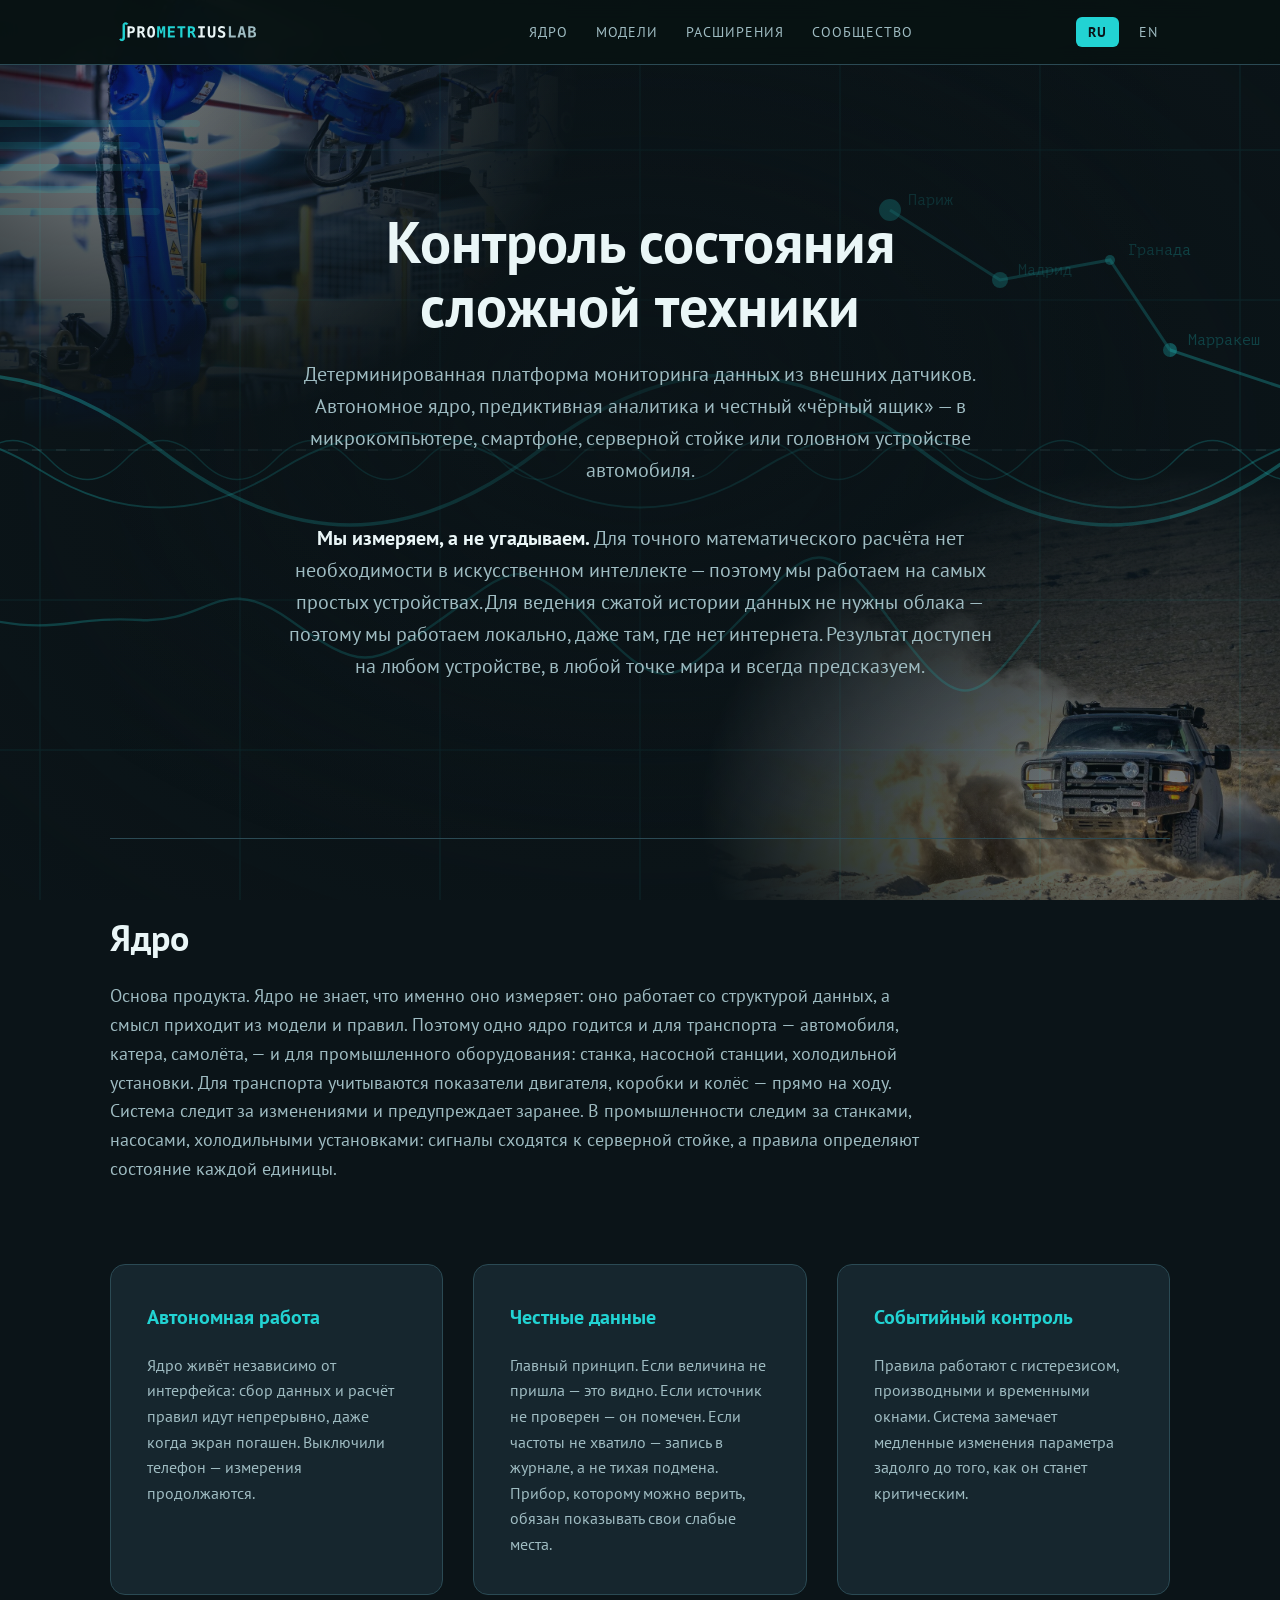
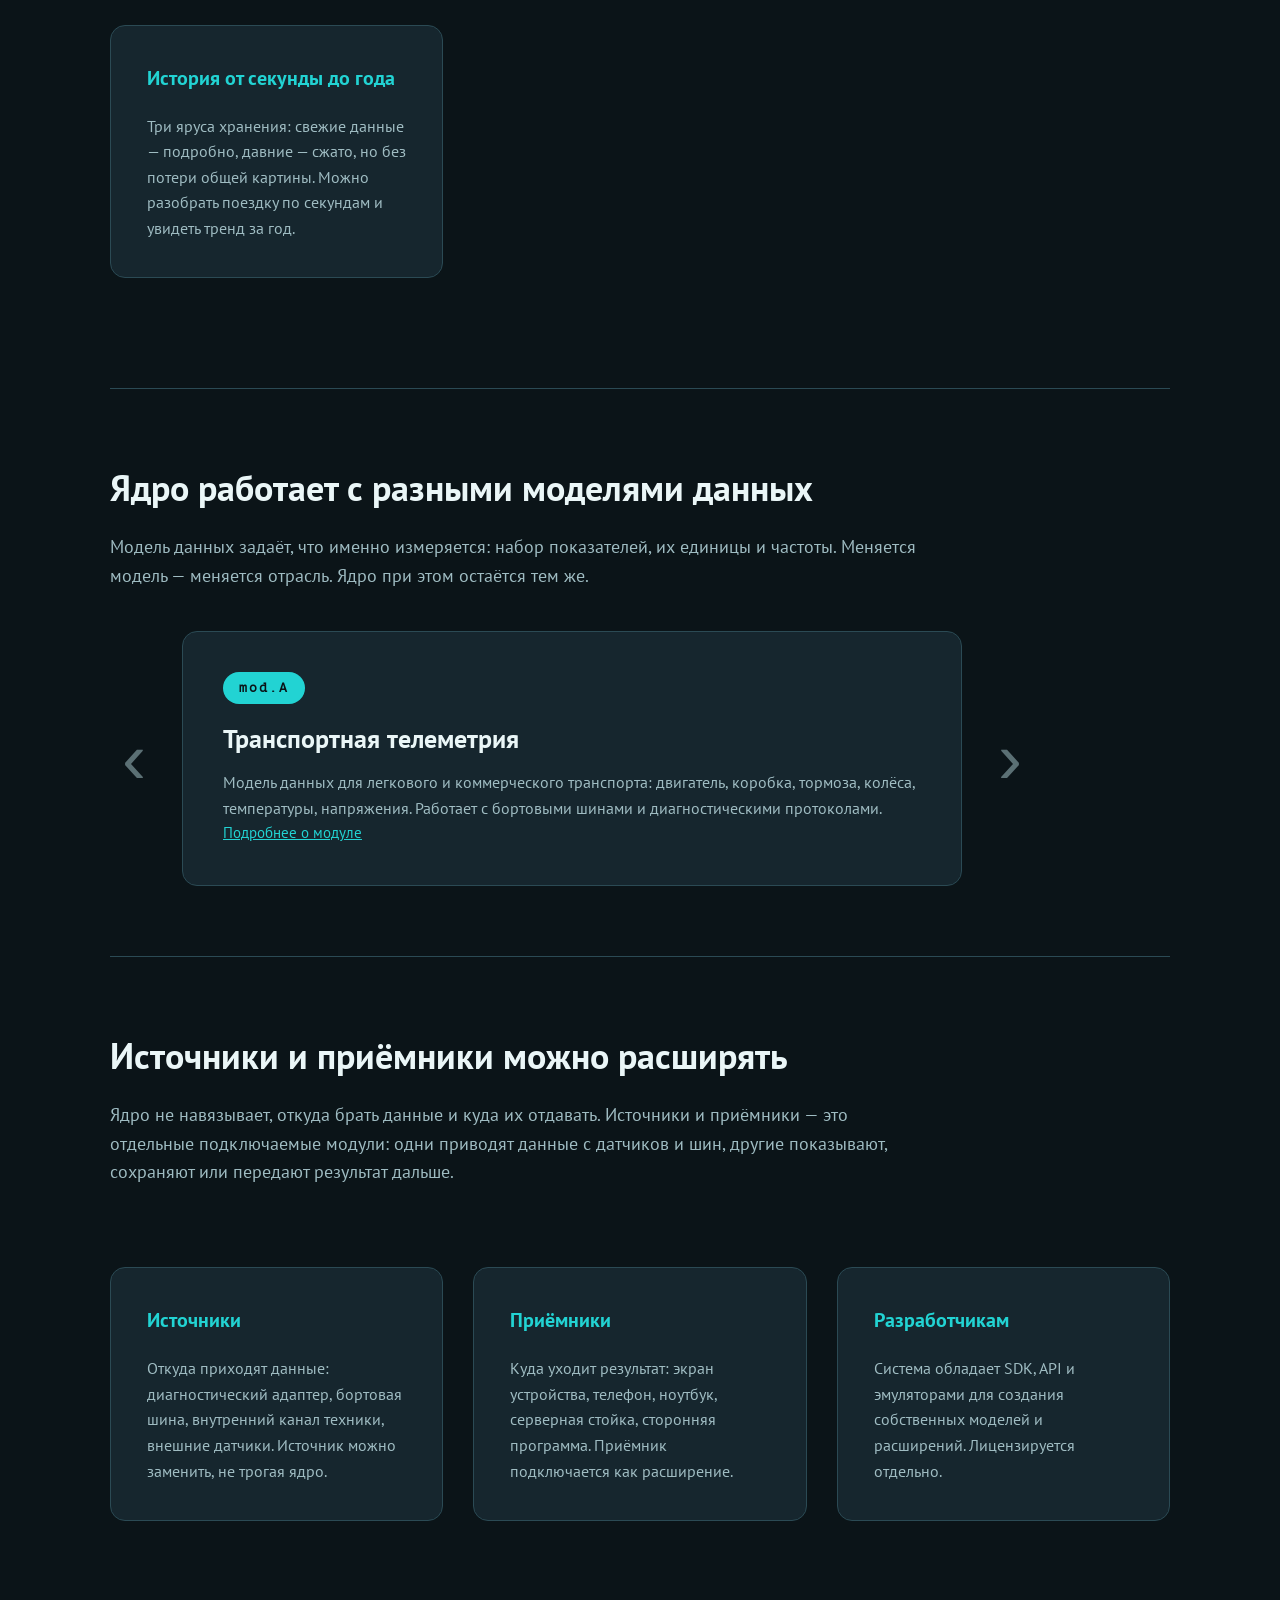
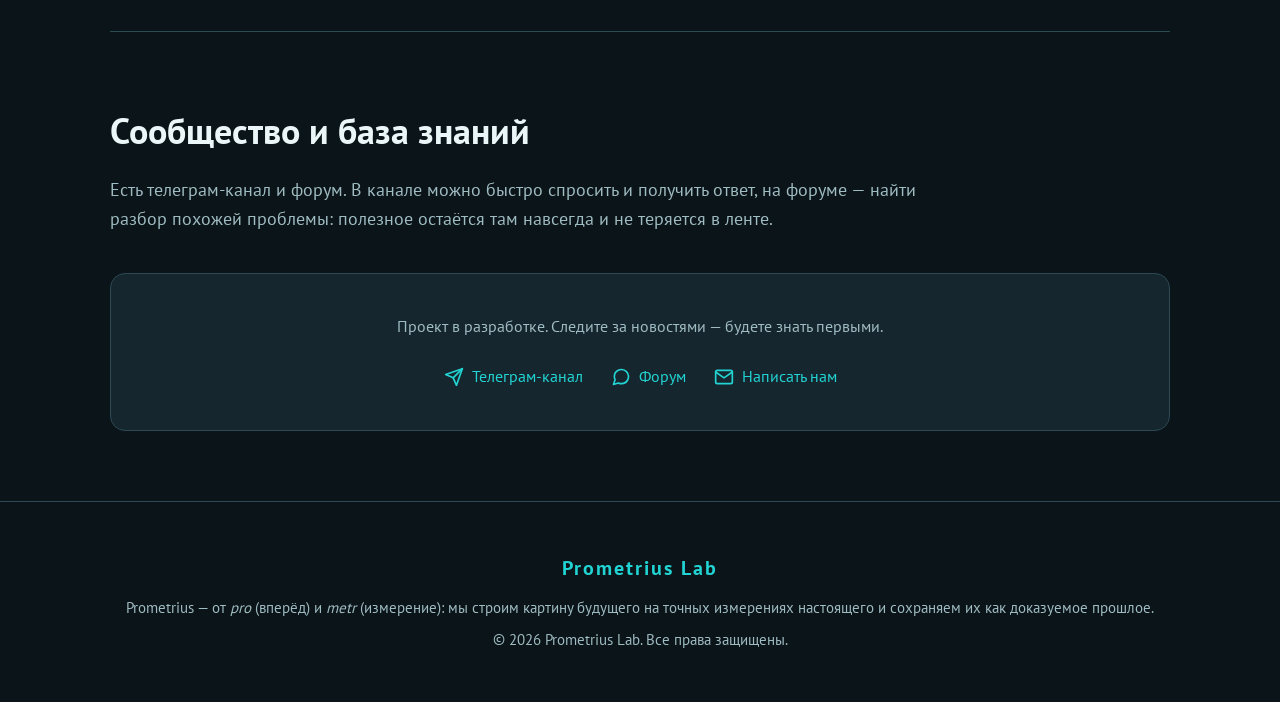
<file: index.html>
<!DOCTYPE html>
<html lang="ru">
<head>
    <meta charset="UTF-8">
    <meta name="viewport" content="width=device-width, initial-scale=1.0">

    <title>Prometrius — контроль состояния сложной техники. Предиктивный мониторинг и телеметрия</title>
    <meta name="description" content="Prometrius — детерминированная платформа мониторинга данных из внешних датчиков. Автономное ядро, предиктивная аналитика и честный «чёрный ящик» в микрокомпьютере, смартфоне, серверной стойке или головном устройстве автомобиля. Работает локально — интернет не нужен.">
    <meta name="keywords" content="предиктивный мониторинг, телеметрия, диагностика техники, предсказание поломок, мониторинг автомобиля, черный ящик, автономный мониторинг, Prometrius, Прометриус">
    <meta name="robots" content="index, follow">
    <meta name="author" content="Prometrius Lab">
    <link rel="canonical" href="https://prometrius.com/">

    <link rel="alternate" hreflang="ru" href="https://prometrius.com/">
    <link rel="alternate" hreflang="en" href="https://prometrius.com/en/">
    <link rel="alternate" hreflang="x-default" href="https://prometrius.com/en/">

    <!-- Соцсети -->
    <meta property="og:type" content="website">
    <meta property="og:site_name" content="Prometrius">
    <meta property="og:title" content="Prometrius — контроль состояния сложной техники">
    <meta property="og:description" content="Детерминированная платформа мониторинга: автономное ядро, предиктивная аналитика, честный «чёрный ящик». Работает локально — интернет не нужен.">
    <meta property="og:url" content="https://prometrius.com/">
    <meta property="og:image" content="https://prometrius.com/preview.jpg">
    <meta property="og:locale" content="ru_RU">
    <meta property="og:locale:alternate" content="en_US">
    <meta name="twitter:card" content="summary_large_image">

    <link rel="icon" href="app-icon_cont.svg" type="image/svg+xml">
    <link rel="apple-touch-icon" href="apple-touch-icon.png">
    <link rel="stylesheet" href="styles.css">

    <script type="application/ld+json">
    {
      "@context": "https://schema.org",
      "@type": "SoftwareApplication",
      "name": "Prometrius",
      "alternateName": "Прометриус",
      "applicationCategory": "BusinessApplication",
      "applicationSubCategory": "Предиктивный мониторинг и телеметрия",
      "operatingSystem": "Android, Linux, Windows",
      "description": "Детерминированная платформа мониторинга данных из внешних датчиков: автономное ядро, предиктивная аналитика и честный чёрный ящик. Работает локально — интернет не нужен.",
      "publisher": {
        "@type": "Organization",
        "name": "Prometrius Lab",
        "url": "https://prometrius.com/"
      }
    }
    </script>
</head>
<body>

<!-- Неподвижный фон: станки слева вверху, джип справа внизу, поверх — графики,
     маршрут на карте и табличные данные. Текст едет по нему, фон стоит -->
<div class="bg" aria-hidden="true">
    <div class="bg-photo bg-machines"></div>
    <div class="bg-photo bg-jeep"></div>

    <svg class="bg-scheme" viewBox="0 0 1600 900" preserveAspectRatio="xMidYMid slice">
        <!-- Инженерная сетка -->
        <g stroke="#22d3d3" stroke-width="1" opacity="0.12">
            <path d="M0 150H1600M0 300H1600M0 450H1600M0 600H1600M0 750H1600"/>
            <path d="M200 0V900M400 0V900M600 0V900M800 0V900M1000 0V900M1200 0V900M1400 0V900"/>
        </g>

        <!-- Ось: бледная прерывистая, на грани видимости -->
        <path d="M0 450H1600" fill="none" stroke="#eaf6f7"
              stroke-width="1" stroke-dasharray="10 14" opacity="0.15"/>

        <!-- Сигналы: разные частоты и модуляции, разной толщины, без точек -->
        <g fill="none" stroke="#22d3d3">
            <path opacity="0.36" stroke-width="3.5"
                  d="M-60 450C70 350 190 350 320 450S570 550 700 450S950 350 1080 450S1330 550 1460 450S1710 350 1840 450"/>
            <path opacity="0.30" stroke-width="2"
                  d="M-40 470C40 420 120 420 200 470S360 520 440 470S600 420 680 470S840 520 920 470S1080 420 1160 470S1320 520 1400 470S1560 420 1640 470"/>
            <path opacity="0.24" stroke-width="1.4"
                  d="M-20 460C5 434 35 434 60 460S110 486 135 460S185 434 210 460S260 486 285 460S335 434 360 460S410 486 435 460S485 434 510 460S560 486 585 460S635 434 660 460S710 486 735 460S785 434 810 460S860 486 885 460S935 434 960 460S1010 486 1035 460S1085 434 1110 460S1160 486 1185 460S1235 434 1260 460S1310 486 1335 460S1385 434 1410 460S1460 486 1485 460S1535 434 1560 460"/>
            <path opacity="0.28" stroke-width="2.4"
                  d="M-30 620C40 606 80 606 150 620S230 616 300 620S380 570 450 620S530 670 600 620S680 548 750 620S830 692 900 620S980 526 1050 620S1130 714 1200 620"/>
        </g>

        <!-- Маршрут: сдвинут вправо и вверх, пункты с разным населением и подписями -->
        <g fill="none" stroke="#22d3d3" stroke-width="3" opacity="0.32">
            <path d="M1050 210L1160 280L1270 260L1330 350L1450 390L1530 500"/>
        </g>
        <g fill="#22d3d3" opacity="0.40">
            <circle cx="1050" cy="210" r="11"/>
            <circle cx="1160" cy="280" r="8"/>
            <circle cx="1270" cy="260" r="5"/>
            <circle cx="1330" cy="350" r="7"/>
            <circle cx="1450" cy="390" r="4"/>
            <circle cx="1530" cy="500" r="9"/>
        </g>
        <g fill="#22d3d3" opacity="0.28" font-family="'PT Mono', monospace" font-size="15">
            <text x="1068" y="205">Париж</text>
            <text x="1178" y="275">Мадрид</text>
            <text x="1288" y="255">Гранада</text>
            <text x="1348" y="345">Марракеш</text>
            <text x="1468" y="385">Дахла</text>
            <text x="1520" y="495" text-anchor="end">Дакар</text>
        </g>

        <!-- Строки таблицы данных -->
        <g fill="#22d3d3" opacity="0.15">
            <rect x="60" y="120" width="300" height="7" rx="3.5"/>
            <rect x="60" y="142" width="240" height="7" rx="3.5"/>
            <rect x="60" y="164" width="280" height="7" rx="3.5"/>
            <rect x="60" y="186" width="200" height="7" rx="3.5"/>
            <rect x="60" y="208" width="260" height="7" rx="3.5"/>
        </g>
    </svg>

    <div class="bg-veil"></div>
</div>

<header>
    <div class="header-container">
        <a class="logo" href="./">
            <!-- Однострочный контурный знак отдельным файлом:
                 не зависит ни от шрифтов, ни от разметки страницы -->
            <img class="logo-mark" src="logo-inline_cont.svg" alt="Prometrius Lab">
        </a>
        <nav>
            <a href="#core">Ядро</a>
            <a href="#models">Модели</a>
            <a href="#extensions">Расширения</a>
            <a href="#community">Сообщество</a>
        </nav>
        <div class="lang">
            <span class="active">RU</span>
            <a href="en/">EN</a>
        </div>
    </div>
</header>

<main class="container">

    <section class="hero">
        <h1>Контроль состояния<br>сложной техники</h1>
        <p>Детерминированная платформа мониторинга данных из внешних датчиков. Автономное ядро,
           предиктивная аналитика и честный «чёрный ящик» — в микрокомпьютере, смартфоне,
           серверной стойке или головном устройстве автомобиля.</p>
        <p class="hero-continuation">
            <strong>Мы измеряем, а не угадываем.</strong> Для точного математического расчёта нет
            необходимости в искусственном интеллекте — поэтому мы работаем на самых простых устройствах.
            Для ведения сжатой истории данных не нужны облака — поэтому мы работаем локально, даже там,
            где нет интернета. Результат доступен на любом устройстве, в любой точке мира и всегда
            предсказуем.
        </p>
    </section>

    <section id="core" class="section">
        <h2>Ядро</h2>
        <p class="lead">
            Основа продукта. Ядро не знает, что именно оно измеряет: оно работает со структурой данных,
            а смысл приходит из модели и правил. Поэтому одно ядро годится и для транспорта — автомобиля,
            катера, самолёта, — и для промышленного оборудования: станка, насосной станции,
            холодильной установки. Для транспорта учитываются показатели двигателя, коробки и колёс —
            прямо на ходу. Система следит за изменениями и предупреждает заранее. В промышленности следим
            за станками, насосами, холодильными установками: сигналы сходятся к серверной стойке,
            а правила определяют состояние каждой единицы.
        </p>

        <div class="features">
            <article class="feature-card">
                <h3>Автономная работа</h3>
                <p>Ядро живёт независимо от интерфейса: сбор данных и расчёт правил идут непрерывно,
                   даже когда экран погашен. Выключили телефон — измерения продолжаются.</p>
            </article>

            <article class="feature-card">
                <h3>Честные данные</h3>
                <p>Главный принцип. Если величина не пришла — это видно. Если источник не проверен —
                   он помечен. Если частоты не хватило — запись в журнале, а не тихая подмена.
                   Прибор, которому можно верить, обязан показывать свои слабые места.</p>
            </article>

            <article class="feature-card">
                <h3>Событийный контроль</h3>
                <p>Правила работают с гистерезисом, производными и временными окнами. Система замечает
                   медленные изменения параметра задолго до того, как он станет критическим.</p>
            </article>

            <article class="feature-card">
                <h3>История от секунды до года</h3>
                <p>Три яруса хранения: свежие данные — подробно, давние — сжато, но без потери общей
                   картины. Можно разобрать поездку по секундам и увидеть тренд за год.</p>
            </article>
        </div>
    </section>

    <section id="models" class="section">
        <h2>Ядро работает с разными моделями данных</h2>
        <p class="lead">
            Модель данных задаёт, что именно измеряется: набор показателей, их единицы и частоты.
            Меняется модель — меняется отрасль. Ядро при этом остаётся тем же.
        </p>

        <div class="mod-slider">
            <button class="scroll-arrow" type="button" aria-label="Предыдущие модули" disabled>&#8249;</button>

            <div class="mod-card">
                <div class="badge">mod.A</div>
                <h3>Транспортная телеметрия</h3>
                <p>Модель данных для легкового и коммерческого транспорта: двигатель, коробка, тормоза,
                   колёса, температуры, напряжения. Работает с бортовыми шинами и диагностическими
                   протоколами.</p>
                <p class="note"><a href="mod_a/">Подробнее о модуле</a></p>
            </div>

            <button class="scroll-arrow" type="button" aria-label="Следующие модули" disabled>&#8250;</button>
        </div>
    </section>

    <section id="extensions" class="section">
        <h2>Источники и приёмники можно расширять</h2>
        <p class="lead">
            Ядро не навязывает, откуда брать данные и куда их отдавать. Источники и приёмники —
            это отдельные подключаемые модули: одни приводят данные с датчиков и шин, другие
            показывают, сохраняют или передают результат дальше.
        </p>

        <div class="features">
            <article class="feature-card">
                <h3>Источники</h3>
                <p>Откуда приходят данные: диагностический адаптер, бортовая шина, внутренний канал
                   техники, внешние датчики. Источник можно заменить, не трогая ядро.</p>
            </article>

            <article class="feature-card">
                <h3>Приёмники</h3>
                <p>Куда уходит результат: экран устройства, телефон, ноутбук, серверная стойка,
                   сторонняя программа. Приёмник подключается как расширение.</p>
            </article>

            <article class="feature-card">
                <h3>Разработчикам</h3>
                <p>Система обладает SDK, API и эмуляторами для создания собственных моделей
                   и расширений. Лицензируется отдельно.</p>
            </article>
        </div>

    </section>

    <section id="community" class="section">
        <h2>Сообщество и база знаний</h2>
        <p class="lead">
            Есть телеграм-канал и форум. В канале можно быстро спросить и получить ответ,
            на форуме — найти разбор похожей проблемы: полезное остаётся там навсегда
            и не теряется в ленте.
        </p>

        <div class="cta">
            <p>Проект в разработке. Следите за новостями — будете знать первыми.</p>
            <div class="contact-links">
                <a href="https://t.me/prometrius" rel="noopener">
                    <svg viewBox="0 0 24 24" fill="none" stroke="currentColor" stroke-width="2" stroke-linecap="round" stroke-linejoin="round" aria-hidden="true"><line x1="22" y1="2" x2="11" y2="13"/><polygon points="22 2 15 22 11 13 2 9 22 2"/></svg>
                    Телеграм-канал
                </a>
                <a href="https://prometrius.com/forum">
                    <svg viewBox="0 0 24 24" fill="none" stroke="currentColor" stroke-width="2" stroke-linecap="round" stroke-linejoin="round" aria-hidden="true"><path d="M21 11.5a8.38 8.38 0 0 1-.9 3.8 8.5 8.5 0 0 1-7.6 4.7 8.38 8.38 0 0 1-3.8-.9L3 21l1.9-5.7a8.38 8.38 0 0 1-.9-3.8 8.5 8.5 0 0 1 4.7-7.6 8.38 8.38 0 0 1 3.8-.9h.5a8.48 8.48 0 0 1 8 8v.5z"/></svg>
                    Форум
                </a>
                <a href="mailto:info@prometrius.com">
                    <svg viewBox="0 0 24 24" fill="none" stroke="currentColor" stroke-width="2" stroke-linecap="round" stroke-linejoin="round" aria-hidden="true"><rect x="2" y="4" width="20" height="16" rx="2"/><polyline points="22,6 12,13 2,6"/></svg>
                    Написать нам
                </a>
            </div>
        </div>
    </section>

</main>

<footer>
    <div class="container">
        <div class="studio-brand">Prometrius Lab</div>
        <div>Prometrius — от <em>pro</em> (вперёд) и <em>metr</em> (измерение): мы строим картину будущего
             на точных измерениях настоящего и сохраняем их как доказуемое прошлое.</div>
        <div class="note">© 2026 Prometrius Lab. Все права защищены.</div>
    </div>
</footer>

</body>
</html>
</file>
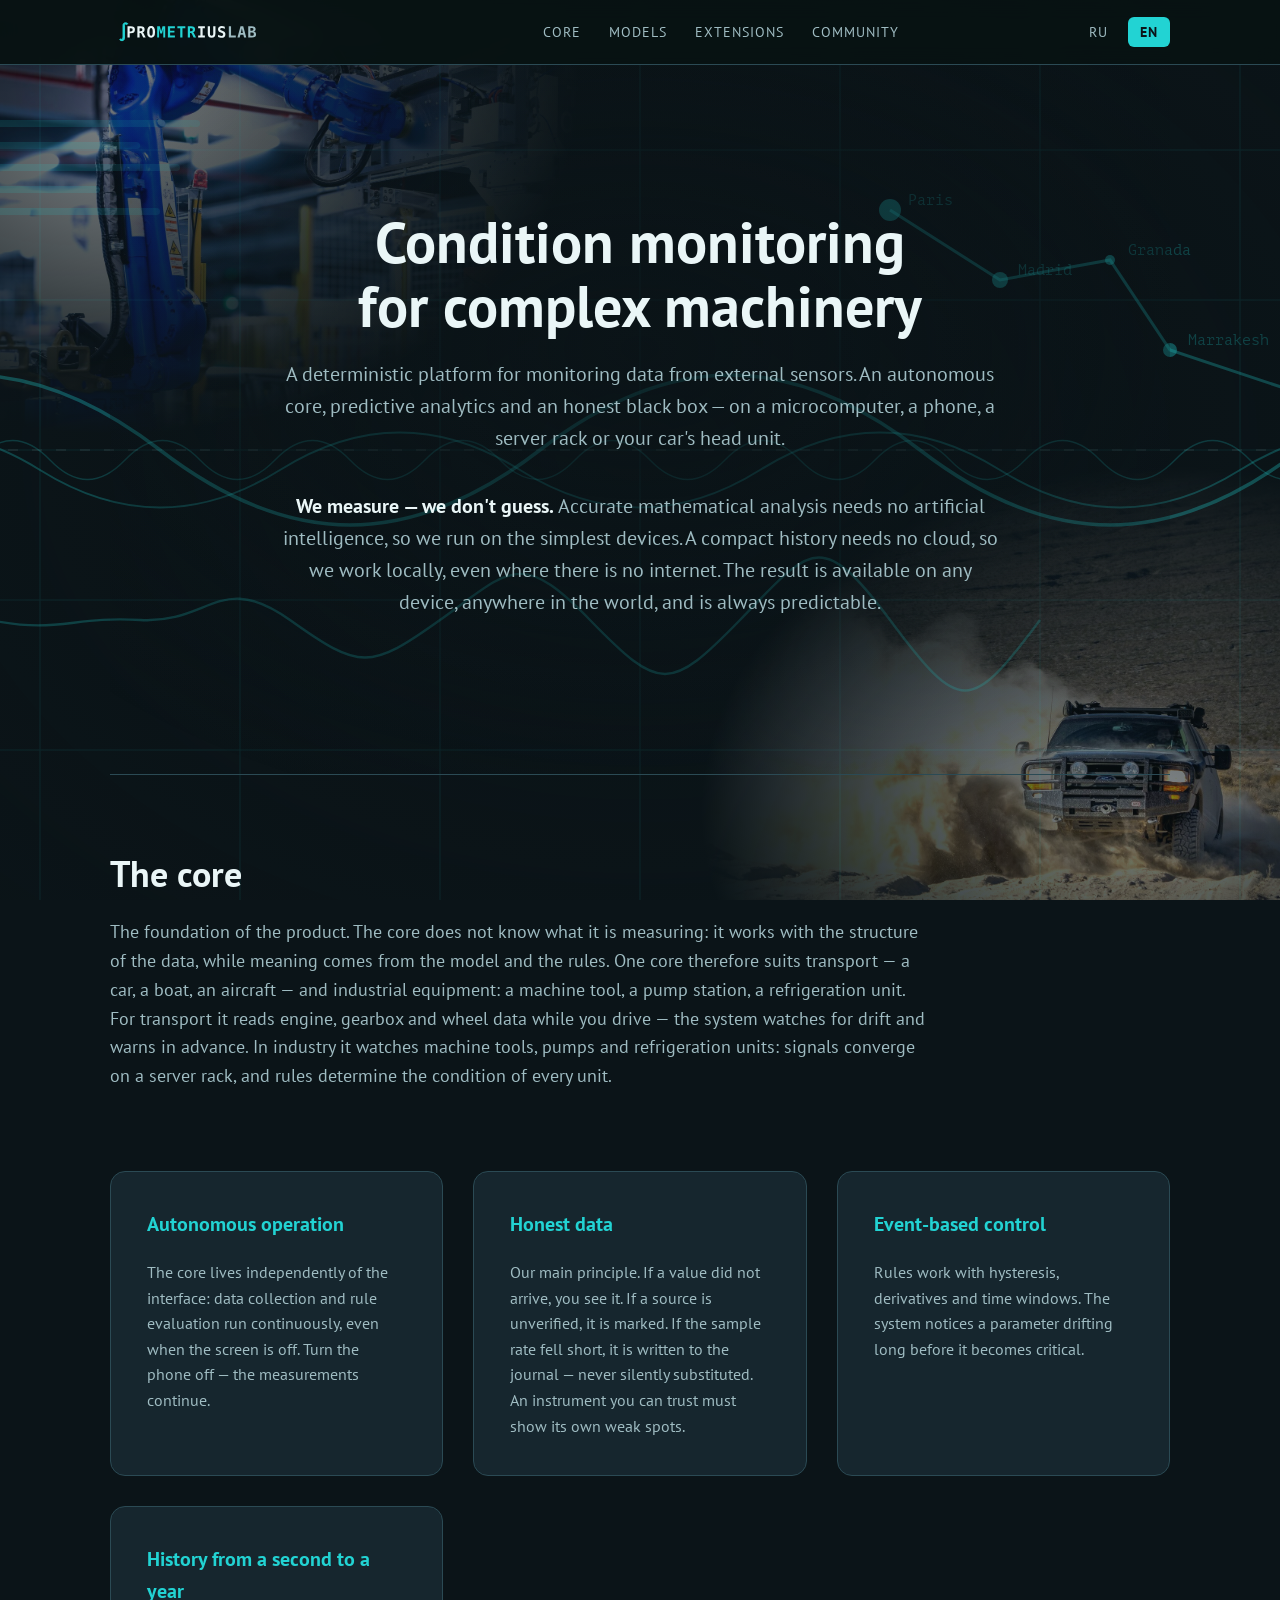
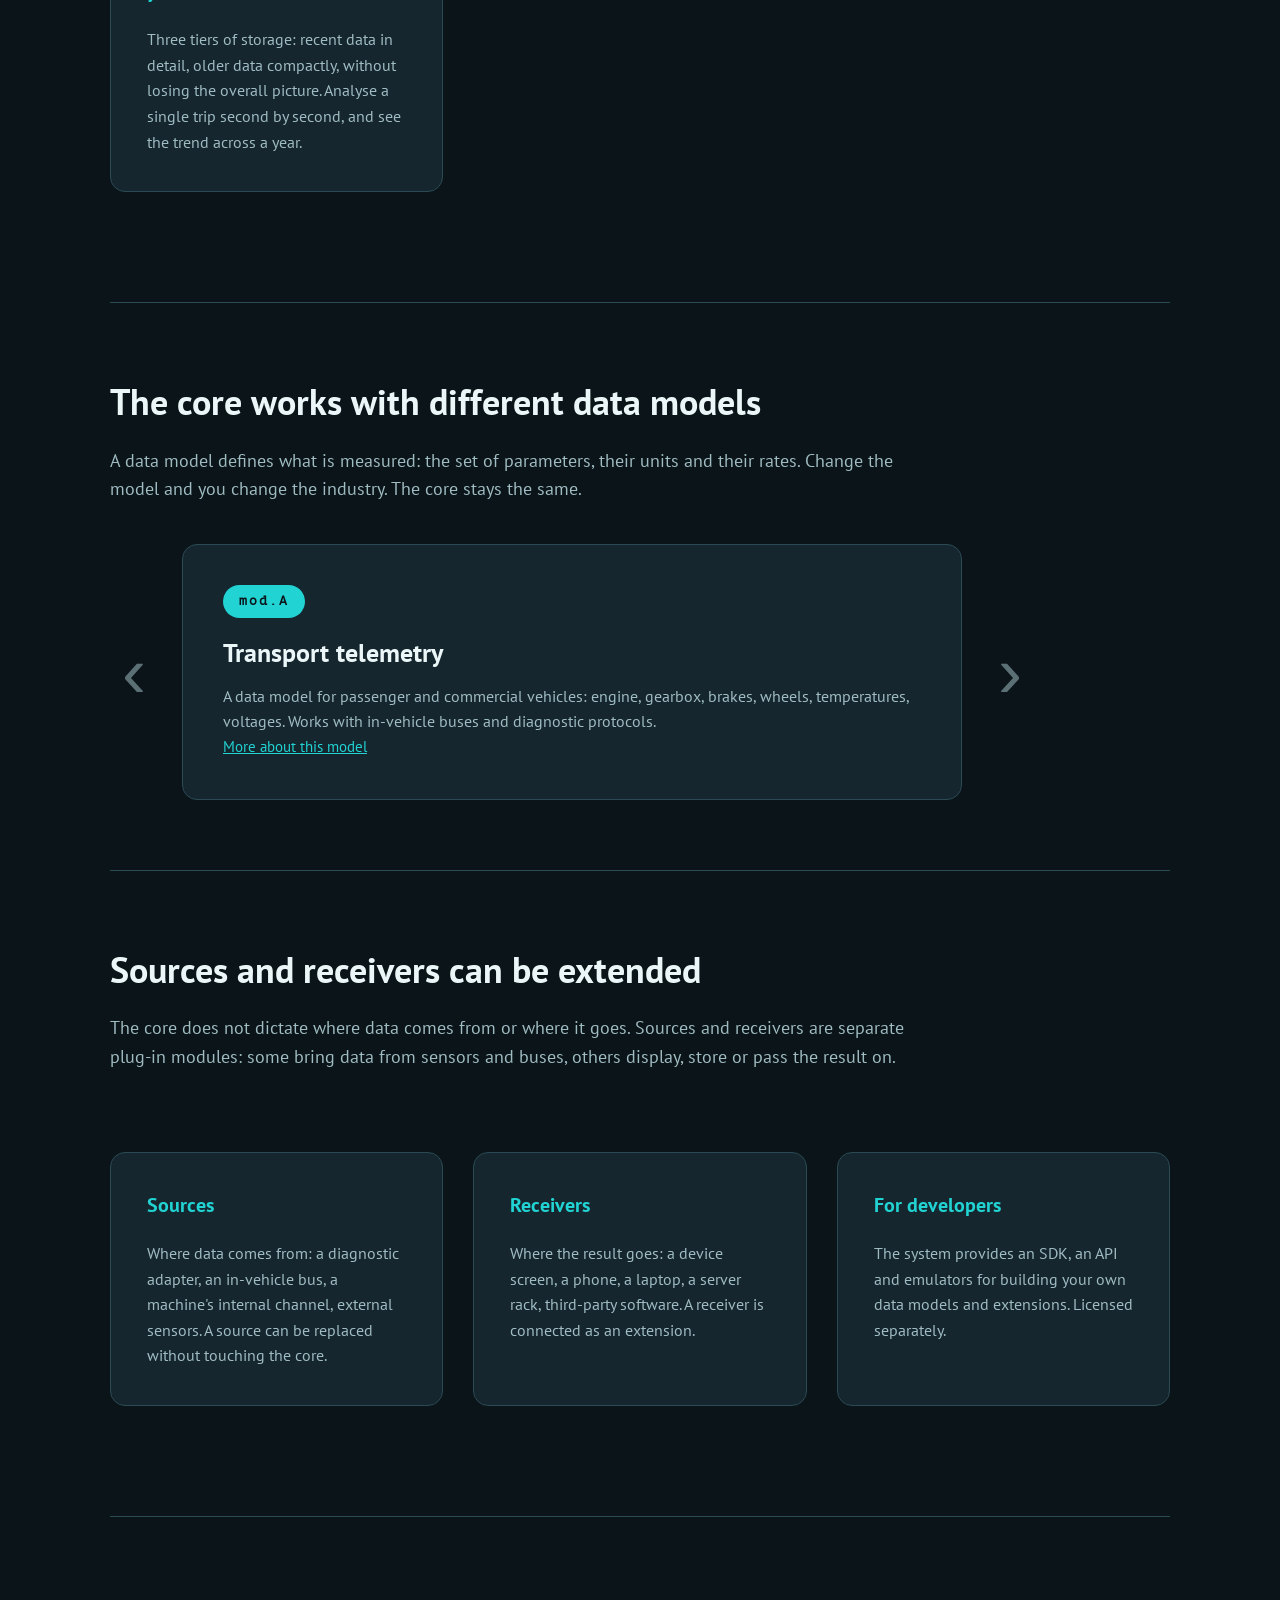
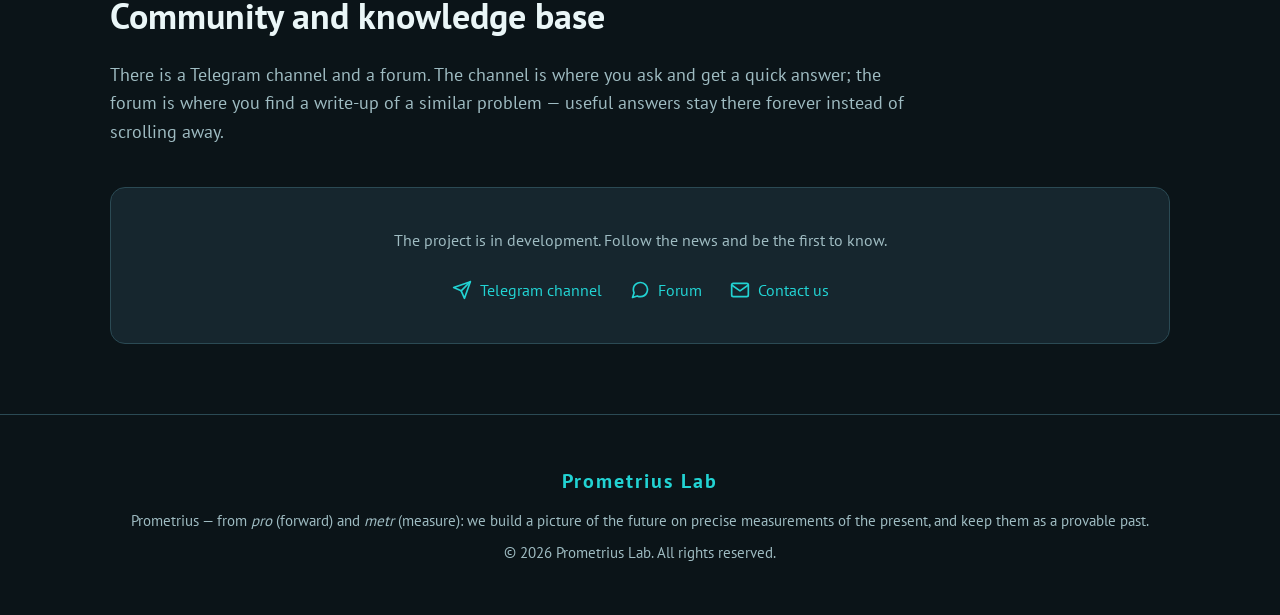
<file: en/index.html>
<!DOCTYPE html>
<html lang="en">
<head>
    <meta charset="UTF-8">
    <meta name="viewport" content="width=device-width, initial-scale=1.0">

    <title>Prometrius — condition monitoring for complex machinery. Predictive analytics and telemetry</title>
    <meta name="description" content="Prometrius is a deterministic monitoring platform for data from external sensors. An autonomous core, predictive analytics and an honest black box — on a microcomputer, phone, server rack or your car's head unit. Runs locally — no internet needed.">
    <meta name="keywords" content="predictive monitoring, telemetry, machinery diagnostics, failure prediction, vehicle monitoring, black box, offline monitoring, Prometrius">
    <meta name="robots" content="index, follow">
    <meta name="author" content="Prometrius Lab">
    <link rel="canonical" href="https://prometrius.com/en/">

    <link rel="alternate" hreflang="ru" href="https://prometrius.com/">
    <link rel="alternate" hreflang="en" href="https://prometrius.com/en/">
    <link rel="alternate" hreflang="x-default" href="https://prometrius.com/en/">

    <!-- Social -->
    <meta property="og:type" content="website">
    <meta property="og:site_name" content="Prometrius">
    <meta property="og:title" content="Prometrius — condition monitoring for complex machinery">
    <meta property="og:description" content="A deterministic monitoring platform: autonomous core, predictive analytics, honest black box. Runs locally — no internet needed.">
    <meta property="og:url" content="https://prometrius.com/en/">
    <meta property="og:image" content="https://prometrius.com/preview.jpg">
    <meta property="og:locale" content="en_US">
    <meta property="og:locale:alternate" content="ru_RU">
    <meta name="twitter:card" content="summary_large_image">

    <link rel="icon" href="../app-icon_cont.svg" type="image/svg+xml">
    <link rel="icon" href="../favicon.ico" sizes="any">
    <link rel="apple-touch-icon" href="../apple-touch-icon.png">
    <link rel="stylesheet" href="../styles.css">

    <script type="application/ld+json">
    {
      "@context": "https://schema.org",
      "@type": "SoftwareApplication",
      "name": "Prometrius",
      "applicationCategory": "BusinessApplication",
      "applicationSubCategory": "Predictive monitoring and telemetry",
      "operatingSystem": "Android, Linux, Windows",
      "description": "A deterministic monitoring platform for data from external sensors: autonomous core, predictive analytics and an honest black box. Runs locally — no internet needed.",
      "publisher": {
        "@type": "Organization",
        "name": "Prometrius Lab",
        "url": "https://prometrius.com/"
      }
    }
    </script>
</head>
<body>

<!-- Fixed background: machines top-left, jeep bottom-right, over them — charts,
     a GPS route on a map and tabular data. The text scrolls, the background stays -->
<div class="bg" aria-hidden="true">
    <div class="bg-photo bg-machines"></div>
    <div class="bg-photo bg-jeep"></div>

    <svg class="bg-scheme" viewBox="0 0 1600 900" preserveAspectRatio="xMidYMid slice">
        <!-- Engineering grid -->
        <g stroke="#22d3d3" stroke-width="1" opacity="0.12">
            <path d="M0 150H1600M0 300H1600M0 450H1600M0 600H1600M0 750H1600"/>
            <path d="M200 0V900M400 0V900M600 0V900M800 0V900M1000 0V900M1200 0V900M1400 0V900"/>
        </g>

        <!-- Axis: pale dashed line, barely visible -->
        <path d="M0 450H1600" fill="none" stroke="#eaf6f7"
              stroke-width="1" stroke-dasharray="10 14" opacity="0.15"/>

        <!-- Signals: different frequencies and modulations, different weights, no dots -->
        <g fill="none" stroke="#22d3d3">
            <path opacity="0.36" stroke-width="3.5"
                  d="M-60 450C70 350 190 350 320 450S570 550 700 450S950 350 1080 450S1330 550 1460 450S1710 350 1840 450"/>
            <path opacity="0.30" stroke-width="2"
                  d="M-40 470C40 420 120 420 200 470S360 520 440 470S600 420 680 470S840 520 920 470S1080 420 1160 470S1320 520 1400 470S1560 420 1640 470"/>
            <path opacity="0.24" stroke-width="1.4"
                  d="M-20 460C5 434 35 434 60 460S110 486 135 460S185 434 210 460S260 486 285 460S335 434 360 460S410 486 435 460S485 434 510 460S560 486 585 460S635 434 660 460S710 486 735 460S785 434 810 460S860 486 885 460S935 434 960 460S1010 486 1035 460S1085 434 1110 460S1160 486 1185 460S1235 434 1260 460S1310 486 1335 460S1385 434 1410 460S1460 486 1485 460S1535 434 1560 460"/>
            <path opacity="0.28" stroke-width="2.4"
                  d="M-30 620C40 606 80 606 150 620S230 616 300 620S380 570 450 620S530 670 600 620S680 548 750 620S830 692 900 620S980 526 1050 620S1130 714 1200 620"/>
        </g>

        <!-- Route: shifted right and up; waypoints of different size, with names -->
        <g fill="none" stroke="#22d3d3" stroke-width="3" opacity="0.32">
            <path d="M1050 210L1160 280L1270 260L1330 350L1450 390L1530 500"/>
        </g>
        <g fill="#22d3d3" opacity="0.40">
            <circle cx="1050" cy="210" r="11"/>
            <circle cx="1160" cy="280" r="8"/>
            <circle cx="1270" cy="260" r="5"/>
            <circle cx="1330" cy="350" r="7"/>
            <circle cx="1450" cy="390" r="4"/>
            <circle cx="1530" cy="500" r="9"/>
        </g>
        <g fill="#22d3d3" opacity="0.28" font-family="'PT Mono', monospace" font-size="15">
            <text x="1068" y="205">Paris</text>
            <text x="1178" y="275">Madrid</text>
            <text x="1288" y="255">Granada</text>
            <text x="1348" y="345">Marrakesh</text>
            <text x="1468" y="385">Dakhla</text>
            <text x="1520" y="495" text-anchor="end">Dakar</text>
        </g>

        <!-- Table rows -->
        <g fill="#22d3d3" opacity="0.15">
            <rect x="60" y="120" width="300" height="7" rx="3.5"/>
            <rect x="60" y="142" width="240" height="7" rx="3.5"/>
            <rect x="60" y="164" width="280" height="7" rx="3.5"/>
            <rect x="60" y="186" width="200" height="7" rx="3.5"/>
            <rect x="60" y="208" width="260" height="7" rx="3.5"/>
        </g>
    </svg>

    <div class="bg-veil"></div>
</div>

<header>
    <div class="header-container">
        <a class="logo" href="./">
            <!-- One-line outline mark as a separate file:
                 independent of both fonts and page markup -->
            <img class="logo-mark" src="../logo-inline_cont.svg" alt="Prometrius Lab">
        </a>
        <nav>
            <a href="#core">Core</a>
            <a href="#models">Models</a>
            <a href="#extensions">Extensions</a>
            <a href="#community">Community</a>
        </nav>
        <div class="lang">
            <a href="../">RU</a>
            <span class="active">EN</span>
        </div>
    </div>
</header>

<main class="container">

    <section class="hero">
        <h1>Condition monitoring<br>for complex machinery</h1>
        <p>A deterministic platform for monitoring data from external sensors. An autonomous core,
           predictive analytics and an honest black box — on a microcomputer, a phone, a server rack
           or your car's head unit.</p>
        <p class="hero-continuation">
            <strong>We measure — we don't guess.</strong> Accurate mathematical analysis needs no
            artificial intelligence, so we run on the simplest devices. A compact history needs no
            cloud, so we work locally, even where there is no internet. The result is available on any
            device, anywhere in the world, and is always predictable.
        </p>
    </section>

    <section id="core" class="section">
        <h2>The core</h2>
        <p class="lead">
            The foundation of the product. The core does not know what it is measuring: it works with the
            structure of the data, while meaning comes from the model and the rules. One core therefore
            suits transport — a car, a boat, an aircraft — and industrial equipment: a machine tool,
            a pump station, a refrigeration unit. For transport it reads engine, gearbox and wheel data
            while you drive — the system watches for drift and warns in advance. In industry it watches
            machine tools, pumps and refrigeration units: signals converge on a server rack, and rules
            determine the condition of every unit.
        </p>

        <div class="features">
            <article class="feature-card">
                <h3>Autonomous operation</h3>
                <p>The core lives independently of the interface: data collection and rule evaluation run
                   continuously, even when the screen is off. Turn the phone off — the measurements continue.</p>
            </article>

            <article class="feature-card">
                <h3>Honest data</h3>
                <p>Our main principle. If a value did not arrive, you see it. If a source is unverified,
                   it is marked. If the sample rate fell short, it is written to the journal — never
                   silently substituted. An instrument you can trust must show its own weak spots.</p>
            </article>

            <article class="feature-card">
                <h3>Event-based control</h3>
                <p>Rules work with hysteresis, derivatives and time windows. The system notices a
                   parameter drifting long before it becomes critical.</p>
            </article>

            <article class="feature-card">
                <h3>History from a second to a year</h3>
                <p>Three tiers of storage: recent data in detail, older data compactly, without losing the
                   overall picture. Analyse a single trip second by second, and see the trend across a year.</p>
            </article>
        </div>
    </section>

    <section id="models" class="section">
        <h2>The core works with different data models</h2>
        <p class="lead">
            A data model defines what is measured: the set of parameters, their units and their rates.
            Change the model and you change the industry. The core stays the same.
        </p>

        <div class="mod-slider">
            <button class="scroll-arrow" type="button" aria-label="Previous models" disabled>&#8249;</button>

            <div class="mod-card">
                <div class="badge">mod.A</div>
                <h3>Transport telemetry</h3>
                <p>A data model for passenger and commercial vehicles: engine, gearbox, brakes, wheels,
                   temperatures, voltages. Works with in-vehicle buses and diagnostic protocols.</p>
                <p class="note"><a href="mod_a/">More about this model</a></p>
            </div>

            <button class="scroll-arrow" type="button" aria-label="Next models" disabled>&#8250;</button>
        </div>
    </section>

    <section id="extensions" class="section">
        <h2>Sources and receivers can be extended</h2>
        <p class="lead">
            The core does not dictate where data comes from or where it goes. Sources and receivers are
            separate plug-in modules: some bring data from sensors and buses, others display, store or
            pass the result on.
        </p>

        <div class="features">
            <article class="feature-card">
                <h3>Sources</h3>
                <p>Where data comes from: a diagnostic adapter, an in-vehicle bus, a machine's internal
                   channel, external sensors. A source can be replaced without touching the core.</p>
            </article>

            <article class="feature-card">
                <h3>Receivers</h3>
                <p>Where the result goes: a device screen, a phone, a laptop, a server rack, third-party
                   software. A receiver is connected as an extension.</p>
            </article>

            <article class="feature-card">
                <h3>For developers</h3>
                <p>The system provides an SDK, an API and emulators for building your own data models and
                   extensions. Licensed separately.</p>
            </article>
        </div>

    </section>

    <section id="community" class="section">
        <h2>Community and knowledge base</h2>
        <p class="lead">
            There is a Telegram channel and a forum. The channel is where you ask and get a quick
            answer; the forum is where you find a write-up of a similar problem — useful answers
            stay there forever instead of scrolling away.
        </p>

        <div class="cta">
            <p>The project is in development. Follow the news and be the first to know.</p>
            <div class="contact-links">
                <a href="https://t.me/prometrius" rel="noopener">
                    <svg viewBox="0 0 24 24" fill="none" stroke="currentColor" stroke-width="2" stroke-linecap="round" stroke-linejoin="round" aria-hidden="true"><line x1="22" y1="2" x2="11" y2="13"/><polygon points="22 2 15 22 11 13 2 9 22 2"/></svg>
                    Telegram channel
                </a>
                <a href="https://prometrius.com/forum">
                    <svg viewBox="0 0 24 24" fill="none" stroke="currentColor" stroke-width="2" stroke-linecap="round" stroke-linejoin="round" aria-hidden="true"><path d="M21 11.5a8.38 8.38 0 0 1-.9 3.8 8.5 8.5 0 0 1-7.6 4.7 8.38 8.38 0 0 1-3.8-.9L3 21l1.9-5.7a8.38 8.38 0 0 1-.9-3.8 8.5 8.5 0 0 1 4.7-7.6 8.38 8.38 0 0 1 3.8-.9h.5a8.48 8.48 0 0 1 8 8v.5z"/></svg>
                    Forum
                </a>
                <a href="mailto:info@prometrius.com">
                    <svg viewBox="0 0 24 24" fill="none" stroke="currentColor" stroke-width="2" stroke-linecap="round" stroke-linejoin="round" aria-hidden="true"><rect x="2" y="4" width="20" height="16" rx="2"/><polyline points="22,6 12,13 2,6"/></svg>
                    Contact us
                </a>
            </div>
        </div>
    </section>

</main>

<footer>
    <div class="container">
        <div class="studio-brand">Prometrius Lab</div>
        <div>Prometrius — from <em>pro</em> (forward) and <em>metr</em> (measure): we build a picture of the
             future on precise measurements of the present, and keep them as a provable past.</div>
        <div class="note">© 2026 Prometrius Lab. All rights reserved.</div>
    </div>
</footer>

</body>
</html>
</file>
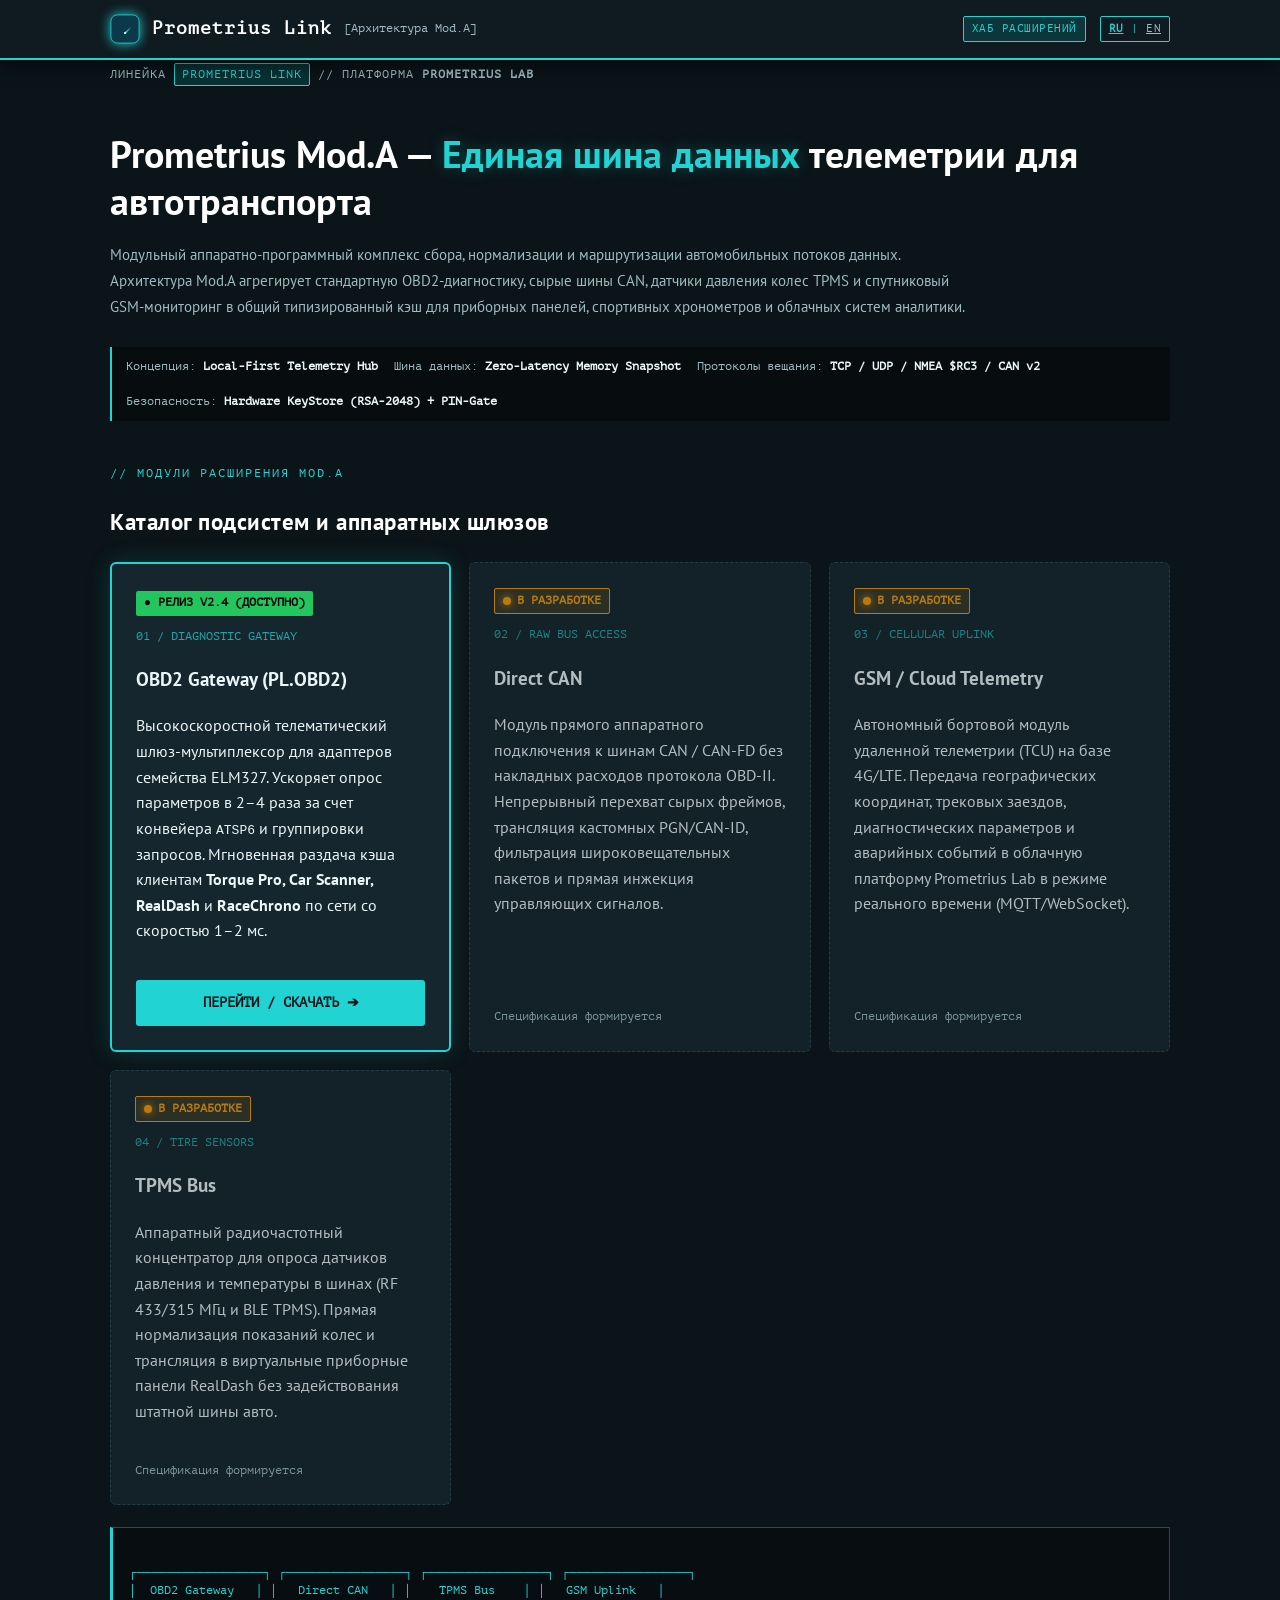
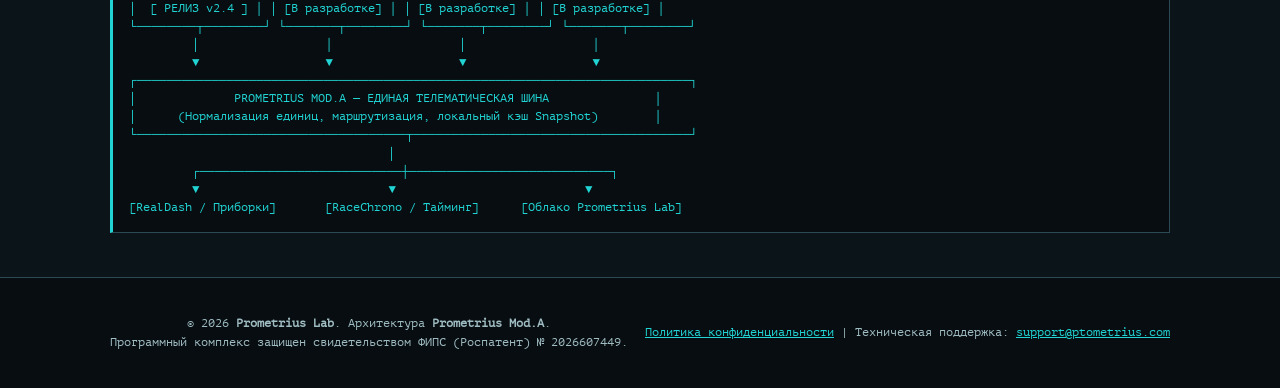
<file: mod_a/index.html>
<!DOCTYPE html>
<html lang="ru">
<head>
    <meta charset="UTF-8">
    <meta name="viewport" content="width=device-width, initial-scale=1.0, maximum-scale=1.0, user-scalable=no">
    <title>Prometrius Mod.A — Единая шина данных телеметрии для автотранспорта</title>
    <meta name="description" content="Архитектура Prometrius Mod.A: единая платформа сбора, нормализации и трансляции бортовых данных. Модули OBD2, Direct CAN, GSM/Cloud Telemetry и TPMS.">
    <link rel="icon" type="image/svg+xml" href="data:image/svg+xml,%3Csvg xmlns='http://www.w3.org/2000/svg' viewBox='0 0 512 512'%3E%3Cpath d='M124,16L388,16A108,108 0,0 1,496 124L496,388A108,108 0,0 1,388 496L124,496A108,108 0,0 1,16 388L16,124A108,108 0,0 1,124 16z' fill='%230C394A' stroke='%2322d3d3' stroke-width='16'/%3E%3Cpath d='M245,315 L365,220 L267,335 Z' fill='%2322d3d3'/%3E%3Ccircle cx='256' cy='325' r='18' fill='%23FFFFFF'/%3E%3C/svg%3E">
    <link rel="stylesheet" href="../styles.css">
    <style>
        .hub-card {
            background: var(--bg-card);
            border: 1px solid var(--border-line);
            padding: 24px;
            border-radius: 6px;
            display: flex;
            flex-direction: column;
            justify-content: space-between;
            transition: all 0.2s ease;
            position: relative;
        }
        .hub-card.active-module {
            border: 2px solid var(--accent-teal);
            box-shadow: 0 0 25px rgba(34, 211, 211, 0.18);
        }
        .hub-card.in-dev {
            opacity: 0.75;
            border-style: dashed;
        }
        .hub-card.in-dev:hover {
            opacity: 1;
            border-color: var(--text-dim);
        }
        .hub-badge {
            display: inline-flex;
            align-items: center;
            gap: 6px;
            font-family: var(--font-mono);
            font-size: 0.72rem;
            font-weight: 700;
            padding: 3px 8px;
            border-radius: 2px;
            width: fit-content;
            margin-bottom: 12px;
            text-transform: uppercase;
        }
        .hub-badge.ready { background: var(--success); color: #000; }
        .hub-badge.dev { background: rgba(245, 158, 11, 0.15); border: 1px solid var(--warning); color: var(--warning); }
        .btn-hub {
            margin-top: 20px;
            display: inline-flex;
            align-items: center;
            justify-content: center;
            gap: 8px;
            padding: 12px 18px;
            background: var(--accent-teal);
            color: #0b1418;
            font-family: var(--font-mono);
            font-weight: 700;
            font-size: 0.85rem;
            text-transform: uppercase;
            text-decoration: none;
            border-radius: 3px;
            transition: 0.2s;
        }
        .btn-hub:hover {
            box-shadow: 0 0 16px var(--accent-glow);
            transform: translateY(-2px);
            color: #000;
        }
    </style>
</head>
<body>

    <!-- ШАПКА -->
    <header class="site-header">
        <div class="container header-content">
            <div class="brand">
                <svg width="30" height="30" viewBox="0 0 512 512" fill="none" xmlns="http://www.w3.org/2000/svg">
                    <path d="M124,16L388,16A108,108 0,0 1,496 124L496,388A108,108 0,0 1,388 496L124,496A108,108 0,0 1,16 388L16,124A108,108 0,0 1,124 16z" fill="#0C394A" stroke="#22d3d3" stroke-width="14"/>
                    <path d="M245,315 L365,220 L267,335 Z" fill="#22d3d3"/>
                    <circle cx="256" cy="325" r="18" fill="#FFFFFF"/>
                </svg>
                Prometrius Link
                <span class="brand-aliases">[Архитектура Mod.A]</span>
            </div>
            <div style="display: flex; align-items: center; gap: 14px;">
                <div class="version-badge">ХАБ РАСШИРЕНИЙ</div>
                <div class="version-badge" style="background: transparent;">
                    <a href="/mod_a/" style="color: var(--accent-teal); font-weight: bold;">RU</a> | 
                    <a href="../en/mod_a/" style="color: var(--text-dim);">EN</a>
                </div>
            </div>
        </div>
    </header>

    <main>
        <!-- HERO СЕКЦИЯ ХАБА -->
        <section class="mod-hero">
            <div class="container">
                <div class="ecosystem-badge">
                    Линейка <span>Prometrius Link</span> // Платформа <strong>Prometrius Lab</strong>
                </div>
                <h1 class="hero-title">
                    Prometrius Mod.A — <span>Единая шина данных</span> телеметрии для автотранспорта
                </h1>
                <p class="hero-desc">
                    Модульный аппаратно-программный комплекс сбора, нормализации и маршрутизации автомобильных потоков данных. Архитектура Mod.A агрегирует стандартную OBD2-диагностику, сырые шины CAN, датчики давления колес TPMS и спутниковый GSM-мониторинг в общий типизированный кэш для приборных панелей, спортивных хронометров и облачных систем аналитики.
                </p>

                <div class="specs-bar">
                    <div>Концепция: <strong>Local-First Telemetry Hub</strong></div>
                    <div>Шина данных: <strong>Zero-Latency Memory Snapshot</strong></div>
                    <div>Протоколы вещания: <strong>TCP / UDP / NMEA $RC3 / CAN v2</strong></div>
                    <div>Безопасность: <strong>Hardware KeyStore (RSA-2048) + PIN-Gate</strong></div>
                </div>
            </div>
        </section>

        <!-- КАРТОЧКИ МОДУЛЕЙ -->
        <section class="section-block" style="border-bottom: none;">
            <div class="container">
                <div class="section-header">
                    <span class="section-tag">// Модули расширения Mod.A</span>
                    <h2 class="section-title">Каталог подсистем и аппаратных шлюзов</h2>
                </div>

                <div class="features-grid">
                    
                    <!-- 1. OBD2 Gateway (АКТИВНЫЙ) -->
                    <div class="hub-card active-module">
                        <div>
                            <div class="hub-badge ready">● Релиз v2.4 (Доступно)</div>
                            <div class="feature-num">01 / DIAGNOSTIC GATEWAY</div>
                            <h3>OBD2 Gateway (PL.OBD2)</h3>
                            <p>
                                Высокоскоростной телематический шлюз-мультиплексор для адаптеров семейства ELM327. Ускоряет опрос параметров в 2–4 раза за счет конвейера <code>ATSP6</code> и группировки запросов. Мгновенная раздача кэша клиентам <strong>Torque Pro, Car Scanner, RealDash</strong> и <strong>RaceChrono</strong> по сети со скоростью 1–2 мс.
                            </p>
                        </div>
                        <a href="obd2/" class="btn-hub">
                            Перейти / Скачать ➔
                        </a>
                    </div>

                    <!-- 2. Direct CAN (В РАЗРАБОТКЕ) -->
                    <div class="hub-card in-dev">
                        <div>
                            <div class="hub-badge dev"><div class="pulse-dot"></div> В разработке</div>
                            <div class="feature-num">02 / RAW BUS ACCESS</div>
                            <h3>Direct CAN</h3>
                            <p>
                                Модуль прямого аппаратного подключения к шинам CAN / CAN-FD без накладных расходов протокола OBD-II. Непрерывный перехват сырых фреймов, трансляция кастомных PGN/CAN-ID, фильтрация широковещательных пакетов и прямая инжекция управляющих сигналов.
                            </p>
                        </div>
                        <div style="margin-top: 20px; font-family: var(--font-mono); font-size: 0.78rem; color: var(--text-dim);">
                            Спецификация формируется
                        </div>
                    </div>

                    <!-- 3. GSM / Cloud Telemetry (В РАЗРАБОТКЕ) -->
                    <div class="hub-card in-dev">
                        <div>
                            <div class="hub-badge dev"><div class="pulse-dot"></div> В разработке</div>
                            <div class="feature-num">03 / CELLULAR UPLINK</div>
                            <h3>GSM / Cloud Telemetry</h3>
                            <p>
                                Автономный бортовой модуль удаленной телеметрии (TCU) на базе 4G/LTE. Передача географических координат, трековых заездов, диагностических параметров и аварийных событий в облачную платформу Prometrius Lab в режиме реального времени (MQTT/WebSocket).
                            </p>
                        </div>
                        <div style="margin-top: 20px; font-family: var(--font-mono); font-size: 0.78rem; color: var(--text-dim);">
                            Спецификация формируется
                        </div>
                    </div>

                    <!-- 4. TPMS Bus (В РАЗРАБОТКЕ) -->
                    <div class="hub-card in-dev">
                        <div>
                            <div class="hub-badge dev"><div class="pulse-dot"></div> В разработке</div>
                            <div class="feature-num">04 / TIRE SENSORS</div>
                            <h3>TPMS Bus</h3>
                            <p>
                                Аппаратный радиочастотный концентратор для опроса датчиков давления и температуры в шинах (RF 433/315 МГц и BLE TPMS). Прямая нормализация показаний колес и трансляция в виртуальные приборные панели RealDash без задействования штатной шины авто.
                            </p>
                        </div>
                        <div style="margin-top: 20px; font-family: var(--font-mono); font-size: 0.78rem; color: var(--text-dim);">
                            Спецификация формируется
                        </div>
                    </div>

                </div>

                <!-- ДИАГРАММА АРХИТЕКТУРЫ MOD.A -->
                <div class="diag-box">
┌─────────────────┐ ┌────────────────┐ ┌────────────────┐ ┌────────────────┐
│  OBD2 Gateway   │ │   Direct CAN   │ │    TPMS Bus    │ │   GSM Uplink   │
│  [ РЕЛИЗ v2.4 ] │ │ [В разработке] │ │ [В разработке] │ │ [В разработке] │
└────────┬────────┘ └───────┬────────┘ └───────┬────────┘ └───────┬────────┘
         │                  │                  │                  │
         ▼                  ▼                  ▼                  ▼
┌──────────────────────────────────────────────────────────────────────────┐
│              PROMETRIUS MOD.A — ЕДИНАЯ ТЕЛЕМАТИЧЕСКАЯ ШИНА               │
│      (Нормализация единиц, маршрутизация, локальный кэш Snapshot)        │
└────────────────────────────────────┬─────────────────────────────────────┘
                                     │
         ┌───────────────────────────┼───────────────────────────┐
         ▼                           ▼                           ▼
[RealDash / Приборки]       [RaceChrono / Тайминг]      [Облако Prometrius Lab]</div>
            </div>
        </section>
    </main>

    <!-- ПОДВАЛ -->
    <footer class="site-footer">
        <div class="container footer-grid">
            <div>
                © 2026 <strong>Prometrius Lab</strong>. Архитектура <strong>Prometrius Mod.A</strong>.<br>
                Программный комплекс защищен свидетельством ФИПС (Роспатент) № 2026607449.
            </div>
            <div style="text-align: right;">
                <a href="../privacy/">Политика конфиденциальности</a> | 
                Техническая поддержка: <a href="mailto:support@ptometrius.com">support@ptometrius.com</a>
            </div>
        </div>
    </footer>

</body>
</html>
</file>
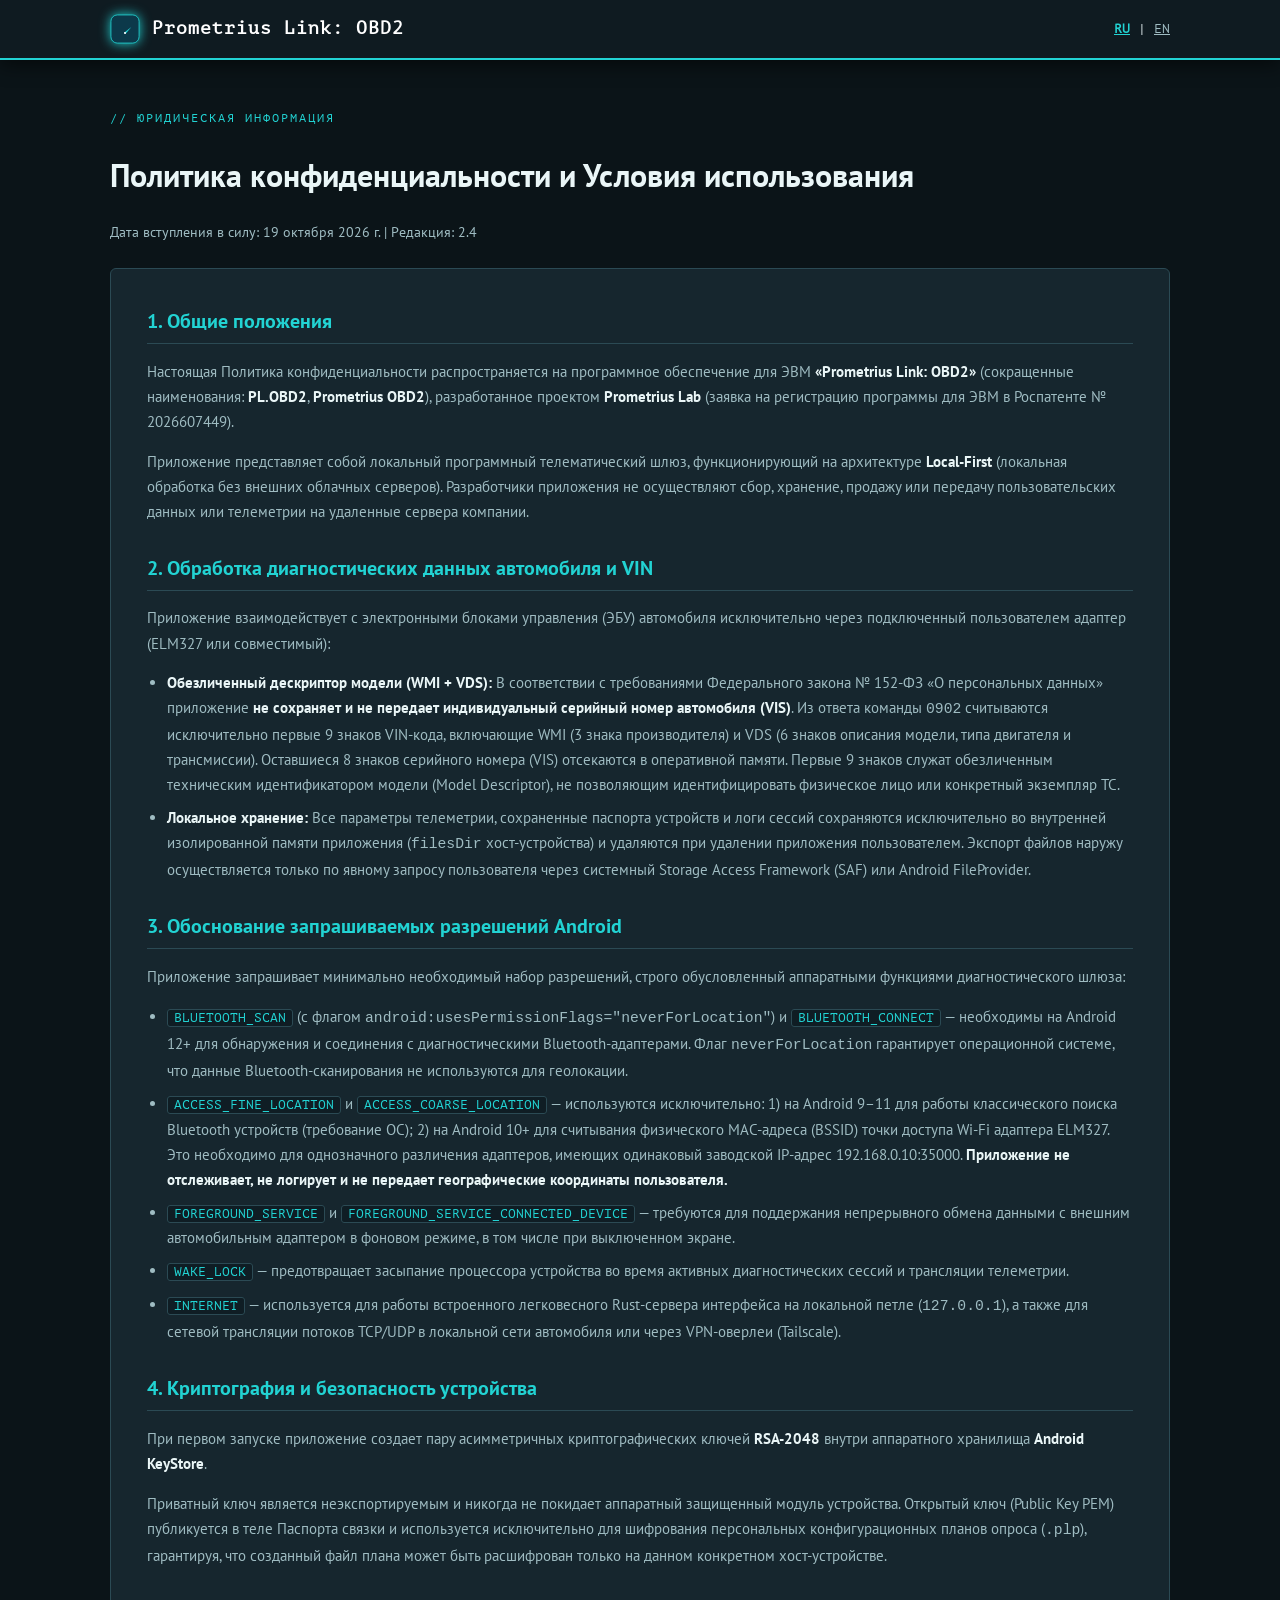
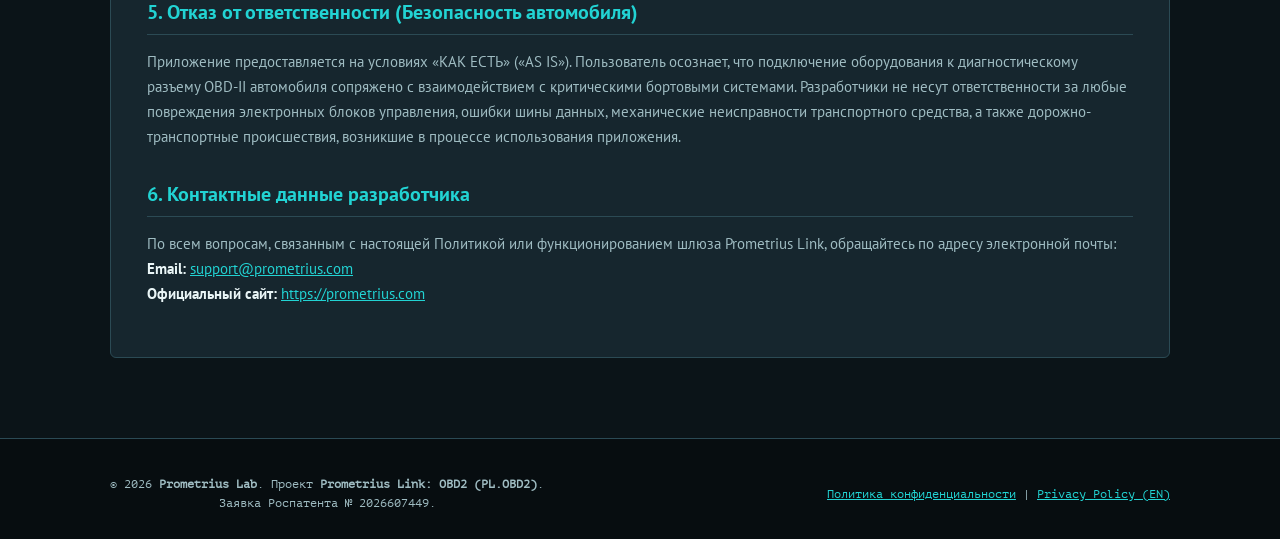
<file: privacy/index.html>
<!DOCTYPE html>
<html lang="ru">
<head>
    <meta charset="UTF-8">
    <meta name="viewport" content="width=device-width, initial-scale=1.0">
    <title>Политика конфиденциальности и условия — Prometrius Link: OBD2</title>
    <meta name="description" content="Политика конфиденциальности, обоснование системных разрешений и условия использования мобильного приложения Prometrius Link: OBD2 (PL.OBD2).">
    <link rel="stylesheet" href="/styles.css">
    <style>
        .legal-page { padding: 50px 0 80px; }
        .legal-card {
            background: var(--bg-card);
            border: 1px solid var(--border-line);
            border-radius: 6px;
            padding: 36px;
            margin-top: 24px;
        }
        .legal-card h2 {
            color: var(--accent-teal);
            font-size: 1.25rem;
            margin: 28px 0 12px;
            border-bottom: 1px solid var(--border-line);
            padding-bottom: 6px;
        }
        .legal-card h2:first-of-type { margin-top: 0; }
        .legal-card p, .legal-card li {
            color: var(--text-dim);
            font-size: 0.92rem;
            line-height: 1.7;
        }
        .legal-card ul { padding-left: 20px; margin: 10px 0; }
        .legal-card li { margin-bottom: 8px; }
        .legal-card strong { color: var(--text-main); }
        .perm-tag {
            font-family: var(--font-mono);
            background: var(--bg-input);
            border: 1px solid var(--border-line);
            color: var(--accent-teal);
            padding: 1px 6px;
            border-radius: 3px;
            font-size: 0.8rem;
        }
    </style>
</head>
<body>

    <header class="site-header">
        <div class="container header-content">
            <div class="brand">
                <a href="/mod_a/" style="text-decoration:none; display:flex; align-items:center; gap:12px; color:#fff;">
                    <svg viewBox="0 0 512 512" fill="none" xmlns="http://www.w3.org/2000/svg">
                        <path d="M124,16L388,16A108,108 0,0 1,496 124L496,388A108,108 0,0 1,388 496L124,496A108,108 0,0 1,16 388L16,124A108,108 0,0 1,124 16z" fill="#0C394A" stroke="#22d3d3" stroke-width="14"/>
                        <path d="M245,315 L365,220 L267,335 Z" fill="#22d3d3"/>
                        <circle cx="256" cy="325" r="18" fill="#FFFFFF"/>
                    </svg>
                    Prometrius Link: OBD2
                </a>
            </div>
            <div style="font-family: var(--font-mono); font-size: 0.8rem;">
                <a href="/privacy/" style="color:var(--accent-teal); font-weight:bold;">RU</a> | <a href="/en/privacy/" style="color:var(--text-dim);">EN</a>
            </div>
        </div>
    </header>

    <main class="legal-page">
        <div class="container">
            <div class="section-tag">// Юридическая информация</div>
            <h1 class="section-title">Политика конфиденциальности и Условия использования</h1>
            <p style="color: var(--text-dim); font-size: 0.85rem; margin-top: 6px;">
                Дата вступления в силу: 19 октября 2026 г. | Редакция: 2.4
            </p>

            <div class="legal-card">
                <h2>1. Общие положения</h2>
                <p>
                    Настоящая Политика конфиденциальности распространяется на программное обеспечение для ЭВМ <strong>«Prometrius Link: OBD2»</strong> (сокращенные наименования: <strong>PL.OBD2</strong>, <strong>Prometrius OBD2</strong>), разработанное проектом <strong>Prometrius Lab</strong> (заявка на регистрацию программы для ЭВМ в Роспатенте № 2026607449).
                </p>
                <p>
                    Приложение представляет собой локальный программный телематический шлюз, функционирующий на архитектуре <strong>Local-First</strong> (локальная обработка без внешних облачных серверов). Разработчики приложения не осуществляют сбор, хранение, продажу или передачу пользовательских данных или телеметрии на удаленные сервера компании.
                </p>

                <h2>2. Обработка диагностических данных автомобиля и VIN</h2>
                <p>
                    Приложение взаимодействует с электронными блоками управления (ЭБУ) автомобиля исключительно через подключенный пользователем адаптер (ELM327 или совместимый):
                </p>
                <ul>
                    <li><strong>Обезличенный дескриптор модели (WMI + VDS):</strong> В соответствии с требованиями Федерального закона № 152-ФЗ «О персональных данных» приложение <strong>не сохраняет и не передает индивидуальный серийный номер автомобиля (VIS)</strong>. Из ответа команды <code>0902</code> считываются исключительно первые 9 знаков VIN-кода, включающие WMI (3 знака производителя) и VDS (6 знаков описания модели, типа двигателя и трансмиссии). Оставшиеся 8 знаков серийного номера (VIS) отсекаются в оперативной памяти. Первые 9 знаков служат обезличенным техническим идентификатором модели (Model Descriptor), не позволяющим идентифицировать физическое лицо или конкретный экземпляр ТС.</li>
                    <li><strong>Локальное хранение:</strong> Все параметры телеметрии, сохраненные паспорта устройств и логи сессий сохраняются исключительно во внутренней изолированной памяти приложения (<code>filesDir</code> хост-устройства) и удаляются при удалении приложения пользователем. Экспорт файлов наружу осуществляется только по явному запросу пользователя через системный Storage Access Framework (SAF) или Android FileProvider.</li>
                </ul>

                <h2>3. Обоснование запрашиваемых разрешений Android</h2>
                <p>
                    Приложение запрашивает минимально необходимый набор разрешений, строго обусловленный аппаратными функциями диагностического шлюза:
                </p>
                <ul>
                    <li><span class="perm-tag">BLUETOOTH_SCAN</span> (с флагом <code>android:usesPermissionFlags="neverForLocation"</code>) и <span class="perm-tag">BLUETOOTH_CONNECT</span> — необходимы на Android 12+ для обнаружения и соединения с диагностическими Bluetooth-адаптерами. Флаг <code>neverForLocation</code> гарантирует операционной системе, что данные Bluetooth-сканирования не используются для геолокации.</li>
                    <li><span class="perm-tag">ACCESS_FINE_LOCATION</span> и <span class="perm-tag">ACCESS_COARSE_LOCATION</span> — используются исключительно: 1) на Android 9–11 для работы классического поиска Bluetooth устройств (требование ОС); 2) на Android 10+ для считывания физического MAC-адреса (BSSID) точки доступа Wi-Fi адаптера ELM327. Это необходимо для однозначного различения адаптеров, имеющих одинаковый заводской IP-адрес 192.168.0.10:35000. <strong>Приложение не отслеживает, не логирует и не передает географические координаты пользователя.</strong></li>
                    <li><span class="perm-tag">FOREGROUND_SERVICE</span> и <span class="perm-tag">FOREGROUND_SERVICE_CONNECTED_DEVICE</span> — требуются для поддержания непрерывного обмена данными с внешним автомобильным адаптером в фоновом режиме, в том числе при выключенном экране.</li>
                    <li><span class="perm-tag">WAKE_LOCK</span> — предотвращает засыпание процессора устройства во время активных диагностических сессий и трансляции телеметрии.</li>
                    <li><span class="perm-tag">INTERNET</span> — используется для работы встроенного легковесного Rust-сервера интерфейса на локальной петле (<code>127.0.0.1</code>), а также для сетевой трансляции потоков TCP/UDP в локальной сети автомобиля или через VPN-оверлеи (Tailscale).</li>
                </ul>

                <h2>4. Криптография и безопасность устройства</h2>
                <p>
                    При первом запуске приложение создает пару асимметричных криптографических ключей <strong>RSA-2048</strong> внутри аппаратного хранилища <strong>Android KeyStore</strong>.
                </p>
                <p>
                    Приватный ключ является неэкспортируемым и никогда не покидает аппаратный защищенный модуль устройства. Открытый ключ (Public Key PEM) публикуется в теле Паспорта связки и используется исключительно для шифрования персональных конфигурационных планов опроса (<code>.plp</code>), гарантируя, что созданный файл плана может быть расшифрован только на данном конкретном хост-устройстве.
                </p>

                <h2>5. Отказ от ответственности (Безопасность автомобиля)</h2>
                <p>
                    Приложение предоставляется на условиях «КАК ЕСТЬ» («AS IS»). Пользователь осознает, что подключение оборудования к диагностическому разъему OBD-II автомобиля сопряжено с взаимодействием с критическими бортовыми системами. Разработчики не несут ответственности за любые повреждения электронных блоков управления, ошибки шины данных, механические неисправности транспортного средства, а также дорожно-транспортные происшествия, возникшие в процессе использования приложения.
                </p>

                <h2>6. Контактные данные разработчика</h2>
                <p>
                    По всем вопросам, связанным с настоящей Политикой или функционированием шлюза Prometrius Link, обращайтесь по адресу электронной почты:<br>
                    <strong>Email:</strong> <a href="mailto:support@prometrius.com">support@prometrius.com</a><br>
                    <strong>Официальный сайт:</strong> <a href="https://prometrius.com">https://prometrius.com</a>
                </p>
            </div>
        </div>
    </main>

    <footer class="site-footer">
        <div class="container footer-grid">
            <div>
                © 2026 <strong>Prometrius Lab</strong>. Проект <strong>Prometrius Link: OBD2 (PL.OBD2)</strong>.<br>
                Заявка Роспатента № 2026607449.
            </div>
            <div style="text-align: right;">
                <a href="/privacy/">Политика конфиденциальности</a> | <a href="/en/privacy/">Privacy Policy (EN)</a>
            </div>
        </div>
    </footer>

</body>
</html>
</file>
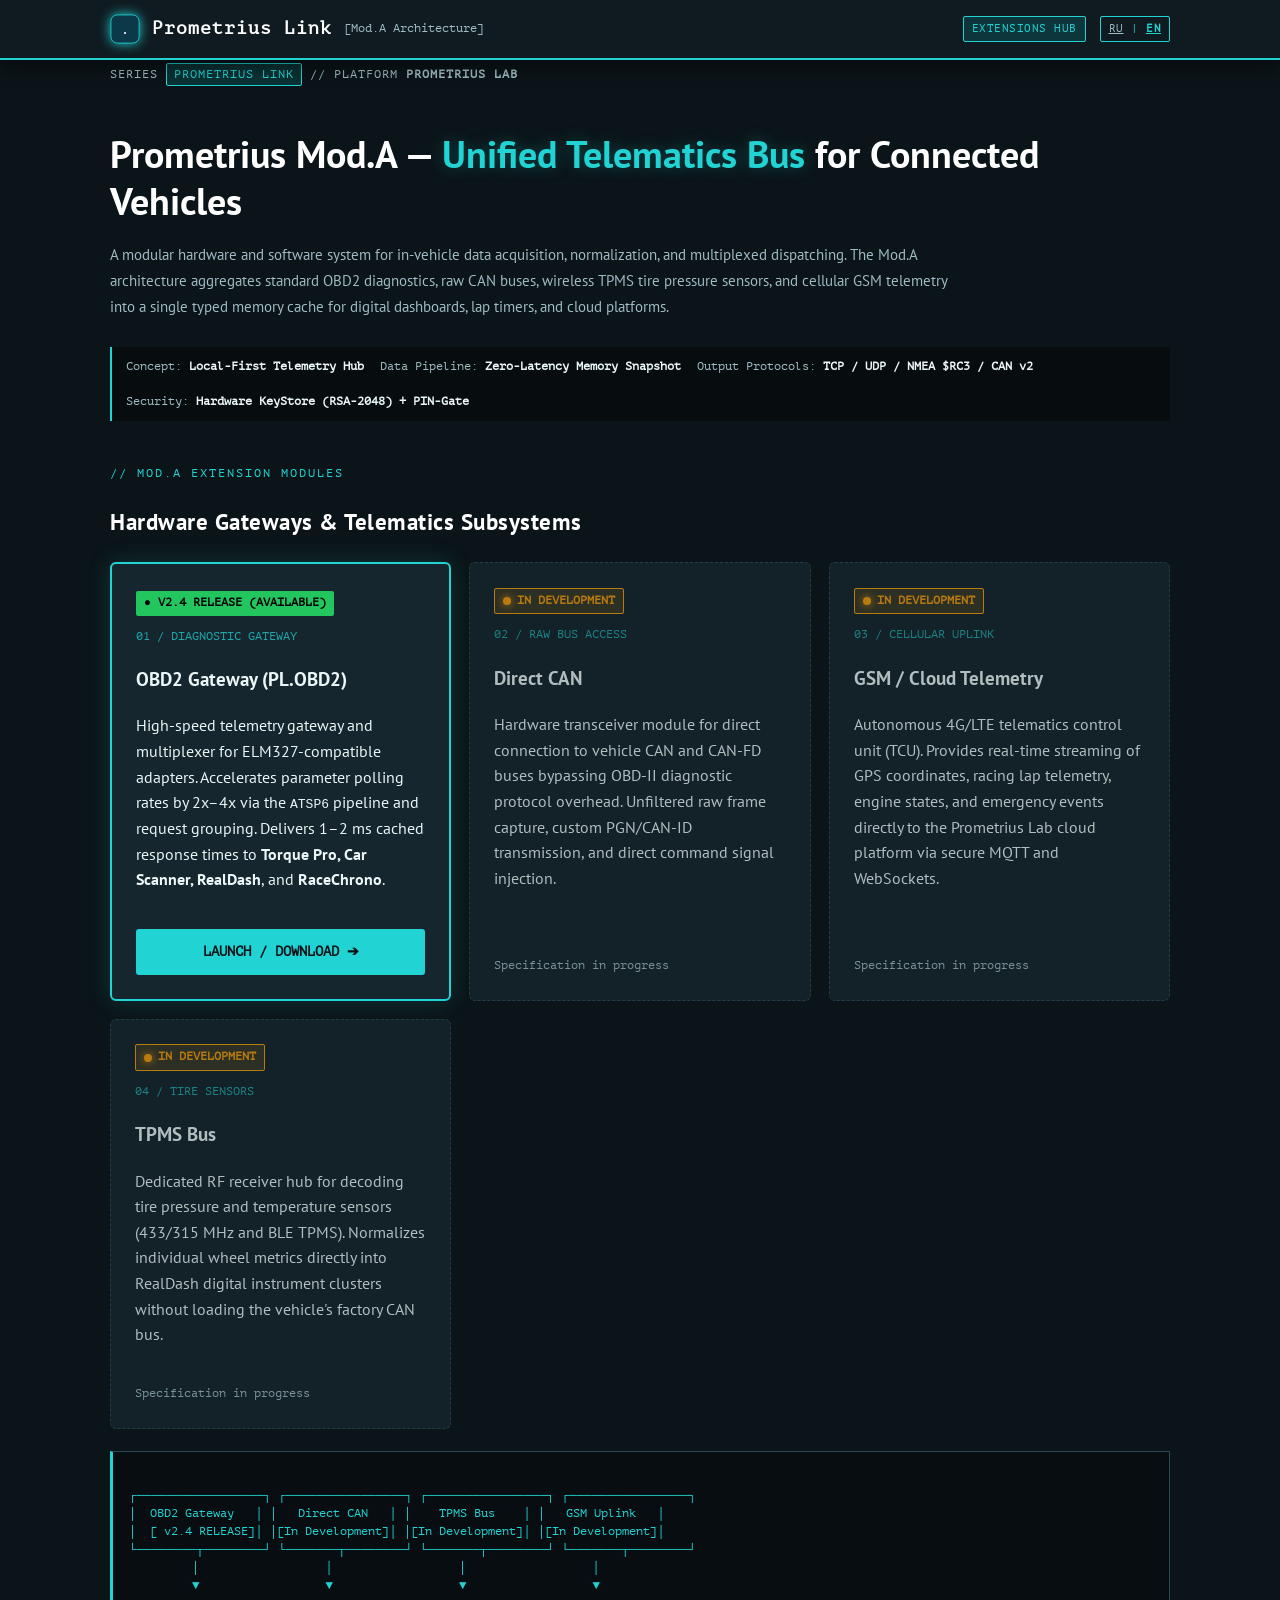
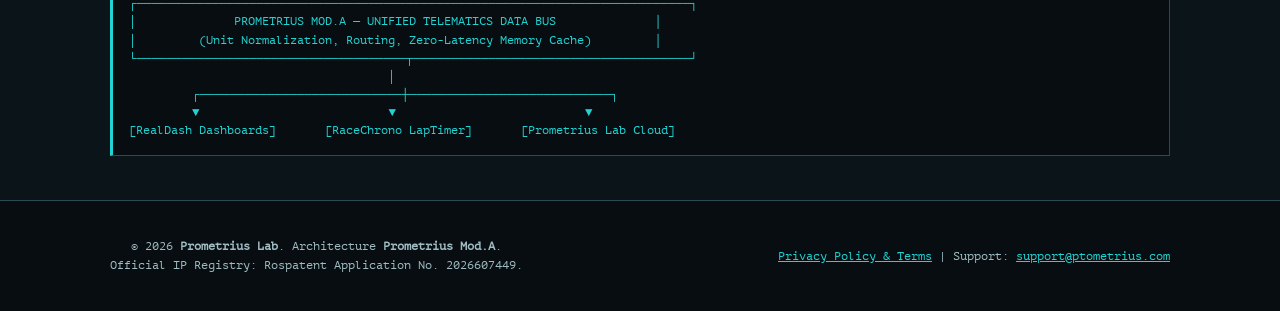
<file: en/mod_a/index.html>
<!DOCTYPE html>
<html lang="en">
<head>
    <meta charset="UTF-8">
    <meta name="viewport" content="width=device-width, initial-scale=1.0, maximum-scale=1.0, user-scalable=no">
    <title>Prometrius Mod.A — Unified Vehicle Telematics Bus Architecture</title>
    <meta name="description" content="Prometrius Mod.A architecture: unified vehicle data acquisition, normalization and streaming. Modules: OBD2, Direct CAN, GSM/Cloud Telemetry, and TPMS.">
    <link rel="icon" type="image/svg+xml" href="data:image/svg+xml,%3Csvg xmlns='http://www.w3.org/2000/svg' viewBox='0 0 512 512'%3E%3Cpath d='M124,16L388,16A108,108 0,0 1,496 124L496,388A108,108 0,0 1,388 496L124,496A108,108 0,0 1,16 388L16,124A108,108 0,0 1,124 16z' fill='%230C394A' stroke='%2322d3d3' stroke-width='16'/%3E%3Cpath d='M245,315 L365,220 L267,335 Z' fill='%2322d3d3'/%3E%3Ccircle cx='256' cy='325' r='18' fill='%23FFFFFF'/%3E%3C/svg%3E">
    <link rel="stylesheet" href="../../styles.css">
    <style>
        .hub-card {
            background: var(--bg-card);
            border: 1px solid var(--border-line);
            padding: 24px;
            border-radius: 6px;
            display: flex;
            flex-direction: column;
            justify-content: space-between;
            transition: all 0.2s ease;
            position: relative;
        }
        .hub-card.active-module {
            border: 2px solid var(--accent-teal);
            box-shadow: 0 0 25px rgba(34, 211, 211, 0.18);
        }
        .hub-card.in-dev {
            opacity: 0.75;
            border-style: dashed;
        }
        .hub-card.in-dev:hover {
            opacity: 1;
            border-color: var(--text-dim);
        }
        .hub-badge {
            display: inline-flex;
            align-items: center;
            gap: 6px;
            font-family: var(--font-mono);
            font-size: 0.72rem;
            font-weight: 700;
            padding: 3px 8px;
            border-radius: 2px;
            width: fit-content;
            margin-bottom: 12px;
            text-transform: uppercase;
        }
        .hub-badge.ready { background: var(--success); color: #000; }
        .hub-badge.dev { background: rgba(245, 158, 11, 0.15); border: 1px solid var(--warning); color: var(--warning); }
        .btn-hub {
            margin-top: 20px;
            display: inline-flex;
            align-items: center;
            justify-content: center;
            gap: 8px;
            padding: 12px 18px;
            background: var(--accent-teal);
            color: #0b1418;
            font-family: var(--font-mono);
            font-weight: 700;
            font-size: 0.85rem;
            text-transform: uppercase;
            text-decoration: none;
            border-radius: 3px;
            transition: 0.2s;
        }
        .btn-hub:hover {
            box-shadow: 0 0 16px var(--accent-glow);
            transform: translateY(-2px);
            color: #000;
        }
    </style>
</head>
<body>

    <!-- HEADER -->
    <header class="site-header">
        <div class="container header-content">
            <div class="brand">
                <svg width="30" height="30" viewBox="0 0 512 512" fill="none" xmlns="http://www.w3.org/2000/svg">
                    <path d="M124,16L388,16A108,108 0,0 1,496 124L496,388A108,108 0,0 1,388 496L124,496A108,108 0,0 1,16 388L16,124A108,108 0,0 1,124 16z" fill="#0C394A" stroke="#22d3d3" stroke-width="14"/>
                    <path d="M245,315 L365,220 L267,335 Z' fill='%2322d3d3"/>
                    <circle cx="256" cy="325" r="18" fill="#FFFFFF"/>
                </svg>
                Prometrius Link
                <span class="brand-aliases">[Mod.A Architecture]</span>
            </div>
            <div style="display: flex; align-items: center; gap: 14px;">
                <div class="version-badge">EXTENSIONS HUB</div>
                <div class="version-badge" style="background: transparent;">
                    <a href="../../mod_a/" style="color: var(--text-dim);">RU</a> | 
                    <a href="/en/mod_a/" style="color: var(--accent-teal); font-weight: bold;">EN</a>
                </div>
            </div>
        </div>
    </header>

    <main>
        <!-- HERO SECTION -->
        <section class="mod-hero">
            <div class="container">
                <div class="ecosystem-badge">
                    Series <span>Prometrius Link</span> // Platform <strong>Prometrius Lab</strong>
                </div>
                <h1 class="hero-title">
                    Prometrius Mod.A — <span>Unified Telematics Bus</span> for Connected Vehicles
                </h1>
                <p class="hero-desc">
                    A modular hardware and software system for in-vehicle data acquisition, normalization, and multiplexed dispatching. The Mod.A architecture aggregates standard OBD2 diagnostics, raw CAN buses, wireless TPMS tire pressure sensors, and cellular GSM telemetry into a single typed memory cache for digital dashboards, lap timers, and cloud platforms.
                </p>

                <div class="specs-bar">
                    <div>Concept: <strong>Local-First Telemetry Hub</strong></div>
                    <div>Data Pipeline: <strong>Zero-Latency Memory Snapshot</strong></div>
                    <div>Output Protocols: <strong>TCP / UDP / NMEA $RC3 / CAN v2</strong></div>
                    <div>Security: <strong>Hardware KeyStore (RSA-2048) + PIN-Gate</strong></div>
                </div>
            </div>
        </section>

        <!-- MODULES GRID -->
        <section class="section-block" style="border-bottom: none;">
            <div class="container">
                <div class="section-header">
                    <span class="section-tag">// Mod.A Extension Modules</span>
                    <h2 class="section-title">Hardware Gateways & Telematics Subsystems</h2>
                </div>

                <div class="features-grid">
                    
                    <!-- 1. OBD2 Gateway (ACTIVE) -->
                    <div class="hub-card active-module">
                        <div>
                            <div class="hub-badge ready">● v2.4 Release (Available)</div>
                            <div class="feature-num">01 / DIAGNOSTIC GATEWAY</div>
                            <h3>OBD2 Gateway (PL.OBD2)</h3>
                            <p>
                                High-speed telemetry gateway and multiplexer for ELM327-compatible adapters. Accelerates parameter polling rates by 2x–4x via the <code>ATSP6</code> pipeline and request grouping. Delivers 1–2 ms cached response times to <strong>Torque Pro, Car Scanner, RealDash</strong>, and <strong>RaceChrono</strong>.
                            </p>
                        </div>
                        <a href="obd2/" class="btn-hub">
                            Launch / Download ➔
                        </a>
                    </div>

                    <!-- 2. Direct CAN (IN DEV) -->
                    <div class="hub-card in-dev">
                        <div>
                            <div class="hub-badge dev"><div class="pulse-dot"></div> In Development</div>
                            <div class="feature-num">02 / RAW BUS ACCESS</div>
                            <h3>Direct CAN</h3>
                            <p>
                                Hardware transceiver module for direct connection to vehicle CAN and CAN-FD buses bypassing OBD-II diagnostic protocol overhead. Unfiltered raw frame capture, custom PGN/CAN-ID transmission, and direct command signal injection.
                            </p>
                        </div>
                        <div style="margin-top: 20px; font-family: var(--font-mono); font-size: 0.78rem; color: var(--text-dim);">
                            Specification in progress
                        </div>
                    </div>

                    <!-- 3. GSM / Cloud Telemetry (IN DEV) -->
                    <div class="hub-card in-dev">
                        <div>
                            <div class="hub-badge dev"><div class="pulse-dot"></div> In Development</div>
                            <div class="feature-num">03 / CELLULAR UPLINK</div>
                            <h3>GSM / Cloud Telemetry</h3>
                            <p>
                                Autonomous 4G/LTE telematics control unit (TCU). Provides real-time streaming of GPS coordinates, racing lap telemetry, engine states, and emergency events directly to the Prometrius Lab cloud platform via secure MQTT and WebSockets.
                            </p>
                        </div>
                        <div style="margin-top: 20px; font-family: var(--font-mono); font-size: 0.78rem; color: var(--text-dim);">
                            Specification in progress
                        </div>
                    </div>

                    <!-- 4. TPMS Bus (IN DEV) -->
                    <div class="hub-card in-dev">
                        <div>
                            <div class="hub-badge dev"><div class="pulse-dot"></div> In Development</div>
                            <div class="feature-num">04 / TIRE SENSORS</div>
                            <h3>TPMS Bus</h3>
                            <p>
                                Dedicated RF receiver hub for decoding tire pressure and temperature sensors (433/315 MHz and BLE TPMS). Normalizes individual wheel metrics directly into RealDash digital instrument clusters without loading the vehicle's factory CAN bus.
                            </p>
                        </div>
                        <div style="margin-top: 20px; font-family: var(--font-mono); font-size: 0.78rem; color: var(--text-dim);">
                            Specification in progress
                        </div>
                    </div>

                </div>

                <!-- ARCHITECTURE DIAGRAM -->
                <div class="diag-box">
┌─────────────────┐ ┌────────────────┐ ┌────────────────┐ ┌────────────────┐
│  OBD2 Gateway   │ │   Direct CAN   │ │    TPMS Bus    │ │   GSM Uplink   │
│  [ v2.4 RELEASE]│ │[In Development]│ │[In Development]│ │[In Development]│
└────────┬────────┘ └───────┬────────┘ └───────┬────────┘ └───────┬────────┘
         │                  │                  │                  │
         ▼                  ▼                  ▼                  ▼
┌──────────────────────────────────────────────────────────────────────────┐
│              PROMETRIUS MOD.A — UNIFIED TELEMATICS DATA BUS              │
│         (Unit Normalization, Routing, Zero-Latency Memory Cache)         │
└────────────────────────────────────┬─────────────────────────────────────┘
                                     │
         ┌───────────────────────────┼───────────────────────────┐
         ▼                           ▼                           ▼
[RealDash Dashboards]       [RaceChrono LapTimer]       [Prometrius Lab Cloud]</div>
            </div>
        </section>
    </main>

    <!-- FOOTER -->
    <footer class="site-footer">
        <div class="container footer-grid">
            <div>
                © 2026 <strong>Prometrius Lab</strong>. Architecture <strong>Prometrius Mod.A</strong>.<br>
                Official IP Registry: Rospatent Application No. 2026607449.
            </div>
            <div style="text-align: right;">
                <a href="../../en/privacy/">Privacy Policy & Terms</a> | 
                Support: <a href="mailto:support@ptometrius.com">support@ptometrius.com</a>
            </div>
        </div>
    </footer>

</body>
</html>
</file>
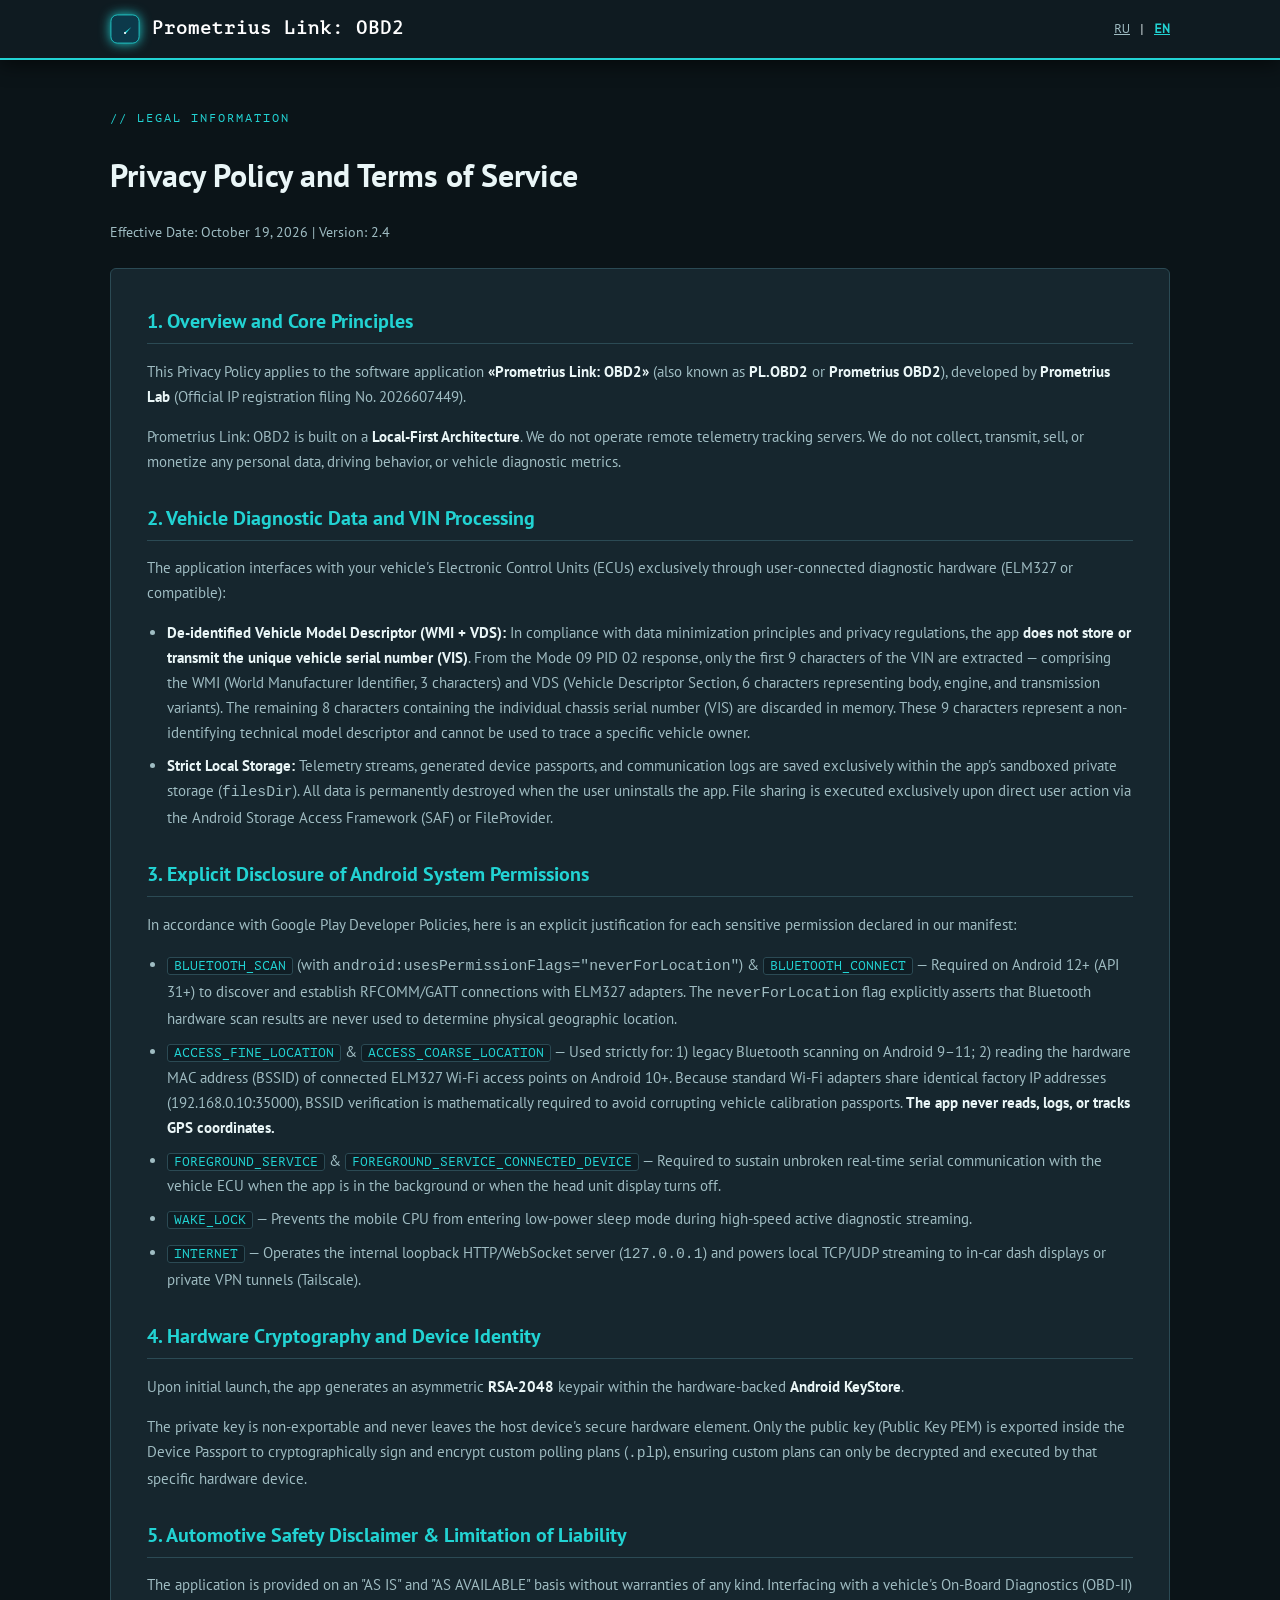
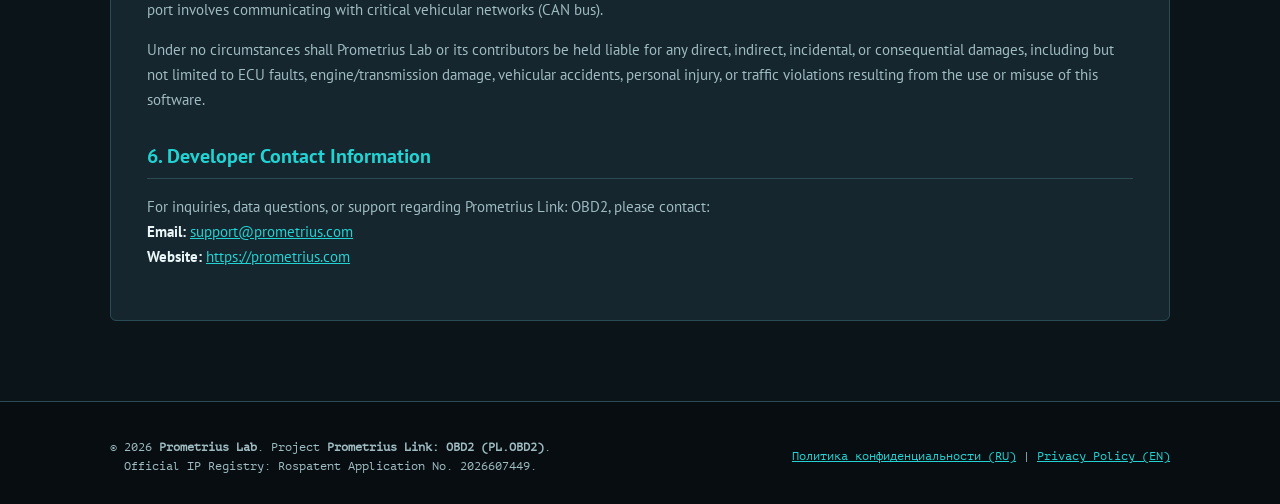
<file: en/privacy/index.html>
<!DOCTYPE html>
<html lang="en">
<head>
    <meta charset="UTF-8">
    <meta name="viewport" content="width=device-width, initial-scale=1.0">
    <title>Privacy Policy & Terms of Service — Prometrius Link: OBD2</title>
    <meta name="description" content="Privacy Policy, system permissions disclosure, and Terms of Service for Prometrius Link: OBD2 (PL.OBD2) Android application.">
    <link rel="stylesheet" href="/styles.css">
    <style>
        .legal-page { padding: 50px 0 80px; }
        .legal-card {
            background: var(--bg-card);
            border: 1px solid var(--border-line);
            border-radius: 6px;
            padding: 36px;
            margin-top: 24px;
        }
        .legal-card h2 {
            color: var(--accent-teal);
            font-size: 1.25rem;
            margin: 28px 0 12px;
            border-bottom: 1px solid var(--border-line);
            padding-bottom: 6px;
        }
        .legal-card h2:first-of-type { margin-top: 0; }
        .legal-card p, .legal-card li {
            color: var(--text-dim);
            font-size: 0.92rem;
            line-height: 1.7;
        }
        .legal-card ul { padding-left: 20px; margin: 10px 0; }
        .legal-card li { margin-bottom: 8px; }
        .legal-card strong { color: var(--text-main); }
        .perm-tag {
            font-family: var(--font-mono);
            background: var(--bg-input);
            border: 1px solid var(--border-line);
            color: var(--accent-teal);
            padding: 1px 6px;
            border-radius: 3px;
            font-size: 0.8rem;
        }
    </style>
</head>
<body>

    <header class="site-header">
        <div class="container header-content">
            <div class="brand">
                <a href="/en/mod_a/" style="text-decoration:none; display:flex; align-items:center; gap:12px; color:#fff;">
                    <svg viewBox="0 0 512 512" fill="none" xmlns="http://www.w3.org/2000/svg">
                        <path d="M124,16L388,16A108,108 0,0 1,496 124L496,388A108,108 0,0 1,388 496L124,496A108,108 0,0 1,16 388L16,124A108,108 0,0 1,124 16z" fill="#0C394A" stroke="#22d3d3" stroke-width="14"/>
                        <path d="M245,315 L365,220 L267,335 Z" fill="#22d3d3"/>
                        <circle cx="256" cy="325" r="18" fill="#FFFFFF"/>
                    </svg>
                    Prometrius Link: OBD2
                </a>
            </div>
            <div style="font-family: var(--font-mono); font-size: 0.8rem;">
                <a href="/privacy/" style="color:var(--text-dim);">RU</a> | <a href="/en/privacy/" style="color:var(--accent-teal); font-weight:bold;">EN</a>
            </div>
        </div>
    </header>

    <main class="legal-page">
        <div class="container">
            <div class="section-tag">// Legal Information</div>
            <h1 class="section-title">Privacy Policy and Terms of Service</h1>
            <p style="color: var(--text-dim); font-size: 0.85rem; margin-top: 6px;">
                Effective Date: October 19, 2026 | Version: 2.4
            </p>

            <div class="legal-card">
                <h2>1. Overview and Core Principles</h2>
                <p>
                    This Privacy Policy applies to the software application <strong>«Prometrius Link: OBD2»</strong> (also known as <strong>PL.OBD2</strong> or <strong>Prometrius OBD2</strong>), developed by <strong>Prometrius Lab</strong> (Official IP registration filing No. 2026607449).
                </p>
                <p>
                    Prometrius Link: OBD2 is built on a <strong>Local-First Architecture</strong>. We do not operate remote telemetry tracking servers. We do not collect, transmit, sell, or monetize any personal data, driving behavior, or vehicle diagnostic metrics.
                </p>

                <h2>2. Vehicle Diagnostic Data and VIN Processing</h2>
                <p>
                    The application interfaces with your vehicle's Electronic Control Units (ECUs) exclusively through user-connected diagnostic hardware (ELM327 or compatible):
                </p>
                <ul>
                    <li><strong>De-identified Vehicle Model Descriptor (WMI + VDS):</strong> In compliance with data minimization principles and privacy regulations, the app <strong>does not store or transmit the unique vehicle serial number (VIS)</strong>. From the Mode 09 PID 02 response, only the first 9 characters of the VIN are extracted — comprising the WMI (World Manufacturer Identifier, 3 characters) and VDS (Vehicle Descriptor Section, 6 characters representing body, engine, and transmission variants). The remaining 8 characters containing the individual chassis serial number (VIS) are discarded in memory. These 9 characters represent a non-identifying technical model descriptor and cannot be used to trace a specific vehicle owner.</li>
                    <li><strong>Strict Local Storage:</strong> Telemetry streams, generated device passports, and communication logs are saved exclusively within the app's sandboxed private storage (<code>filesDir</code>). All data is permanently destroyed when the user uninstalls the app. File sharing is executed exclusively upon direct user action via the Android Storage Access Framework (SAF) or FileProvider.</li>
                </ul>

                <h2>3. Explicit Disclosure of Android System Permissions</h2>
                <p>
                    In accordance with Google Play Developer Policies, here is an explicit justification for each sensitive permission declared in our manifest:
                </p>
                <ul>
                    <li><span class="perm-tag">BLUETOOTH_SCAN</span> (with <code>android:usesPermissionFlags="neverForLocation"</code>) & <span class="perm-tag">BLUETOOTH_CONNECT</span> — Required on Android 12+ (API 31+) to discover and establish RFCOMM/GATT connections with ELM327 adapters. The <code>neverForLocation</code> flag explicitly asserts that Bluetooth hardware scan results are never used to determine physical geographic location.</li>
                    <li><span class="perm-tag">ACCESS_FINE_LOCATION</span> & <span class="perm-tag">ACCESS_COARSE_LOCATION</span> — Used strictly for: 1) legacy Bluetooth scanning on Android 9–11; 2) reading the hardware MAC address (BSSID) of connected ELM327 Wi-Fi access points on Android 10+. Because standard Wi-Fi adapters share identical factory IP addresses (192.168.0.10:35000), BSSID verification is mathematically required to avoid corrupting vehicle calibration passports. <strong>The app never reads, logs, or tracks GPS coordinates.</strong></li>
                    <li><span class="perm-tag">FOREGROUND_SERVICE</span> & <span class="perm-tag">FOREGROUND_SERVICE_CONNECTED_DEVICE</span> — Required to sustain unbroken real-time serial communication with the vehicle ECU when the app is in the background or when the head unit display turns off.</li>
                    <li><span class="perm-tag">WAKE_LOCK</span> — Prevents the mobile CPU from entering low-power sleep mode during high-speed active diagnostic streaming.</li>
                    <li><span class="perm-tag">INTERNET</span> — Operates the internal loopback HTTP/WebSocket server (<code>127.0.0.1</code>) and powers local TCP/UDP streaming to in-car dash displays or private VPN tunnels (Tailscale).</li>
                </ul>

                <h2>4. Hardware Cryptography and Device Identity</h2>
                <p>
                    Upon initial launch, the app generates an asymmetric <strong>RSA-2048</strong> keypair within the hardware-backed <strong>Android KeyStore</strong>.
                </p>
                <p>
                    The private key is non-exportable and never leaves the host device's secure hardware element. Only the public key (Public Key PEM) is exported inside the Device Passport to cryptographically sign and encrypt custom polling plans (<code>.plp</code>), ensuring custom plans can only be decrypted and executed by that specific hardware device.
                </p>

                <h2>5. Automotive Safety Disclaimer & Limitation of Liability</h2>
                <p>
                    The application is provided on an "AS IS" and "AS AVAILABLE" basis without warranties of any kind. Interfacing with a vehicle's On-Board Diagnostics (OBD-II) port involves communicating with critical vehicular networks (CAN bus).
                </p>
                <p>
                    Under no circumstances shall Prometrius Lab or its contributors be held liable for any direct, indirect, incidental, or consequential damages, including but not limited to ECU faults, engine/transmission damage, vehicular accidents, personal injury, or traffic violations resulting from the use or misuse of this software.
                </p>

                <h2>6. Developer Contact Information</h2>
                <p>
                    For inquiries, data questions, or support regarding Prometrius Link: OBD2, please contact:<br>
                    <strong>Email:</strong> <a href="mailto:support@prometrius.com">support@prometrius.com</a><br>
                    <strong>Website:</strong> <a href="https://prometrius.com">https://prometrius.com</a>
                </p>
            </div>
        </div>
    </main>

    <footer class="site-footer">
        <div class="container footer-grid">
            <div>
                © 2026 <strong>Prometrius Lab</strong>. Project <strong>Prometrius Link: OBD2 (PL.OBD2)</strong>.<br>
                Official IP Registry: Rospatent Application No. 2026607449.
            </div>
            <div style="text-align: right;">
                <a href="/privacy/">Политика конфиденциальности (RU)</a> | <a href="/en/privacy/">Privacy Policy (EN)</a>
            </div>
        </div>
    </footer>

</body>
</html>
</file>
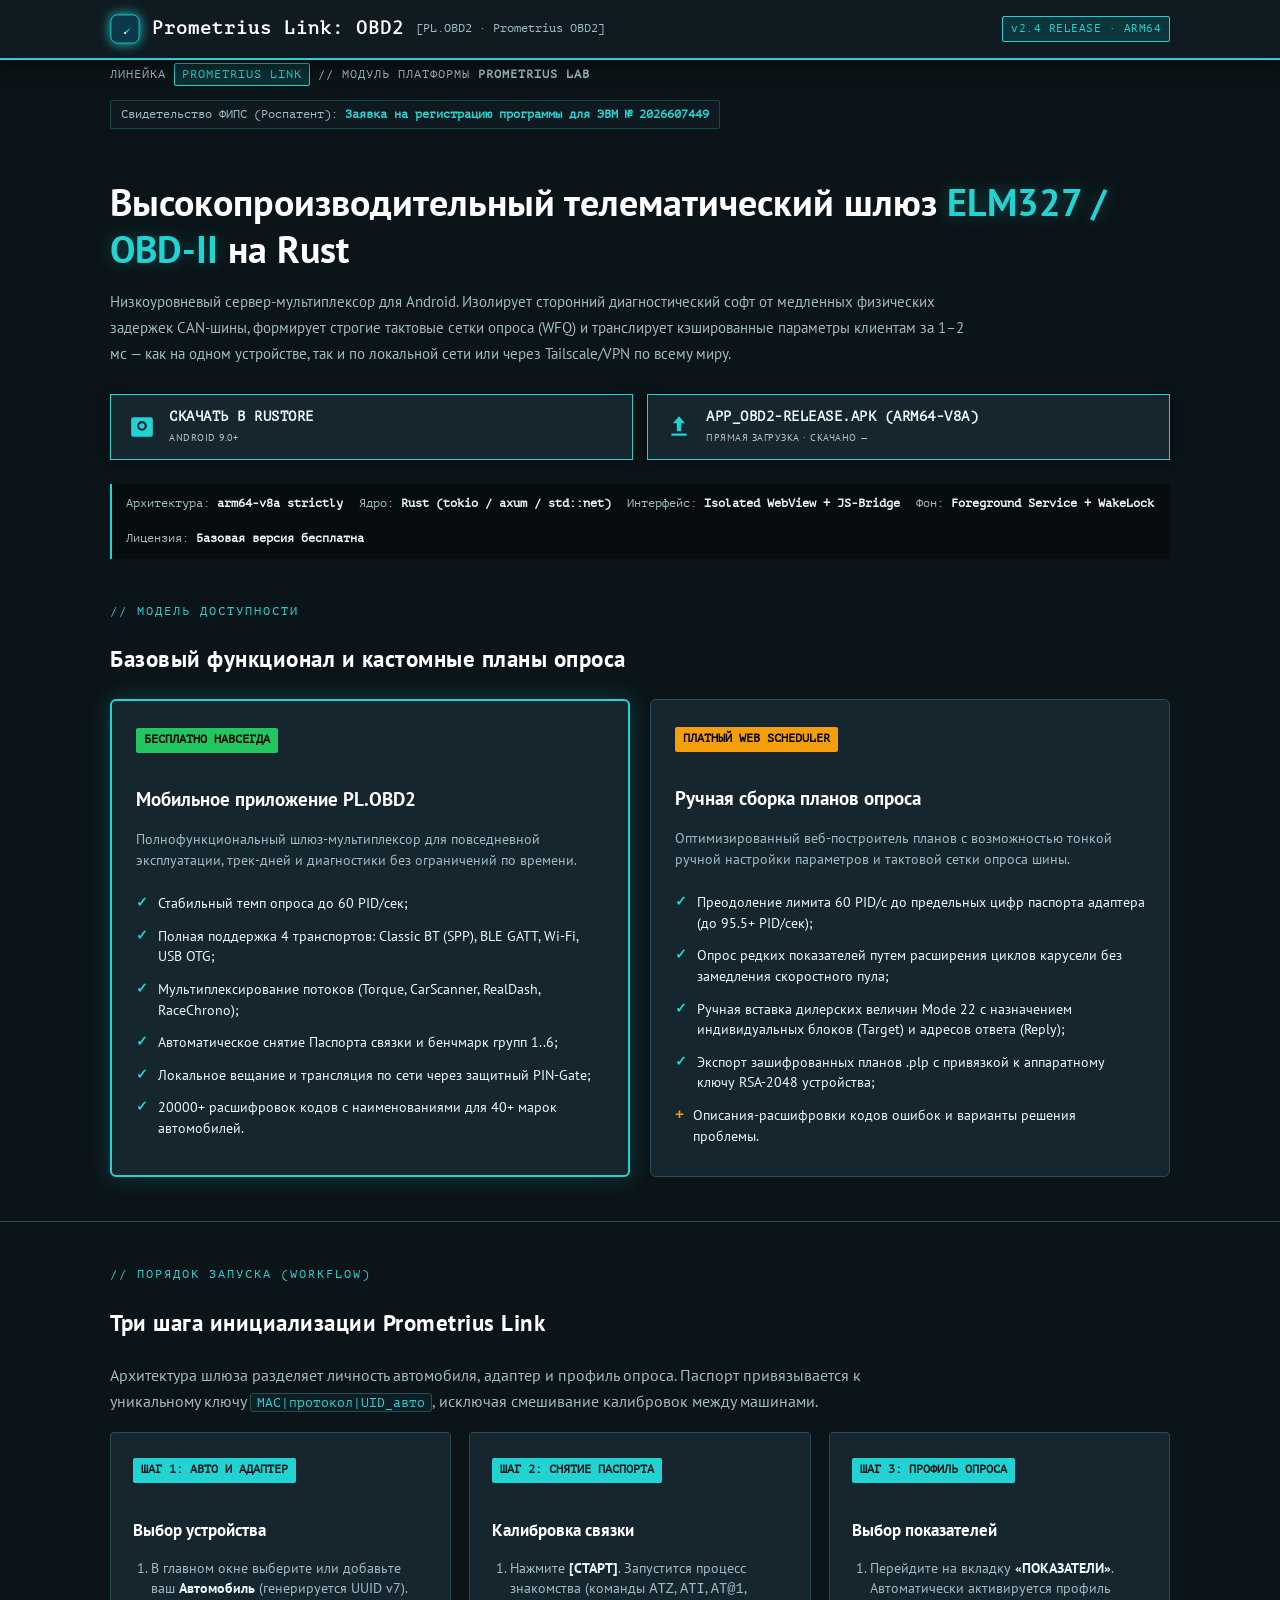
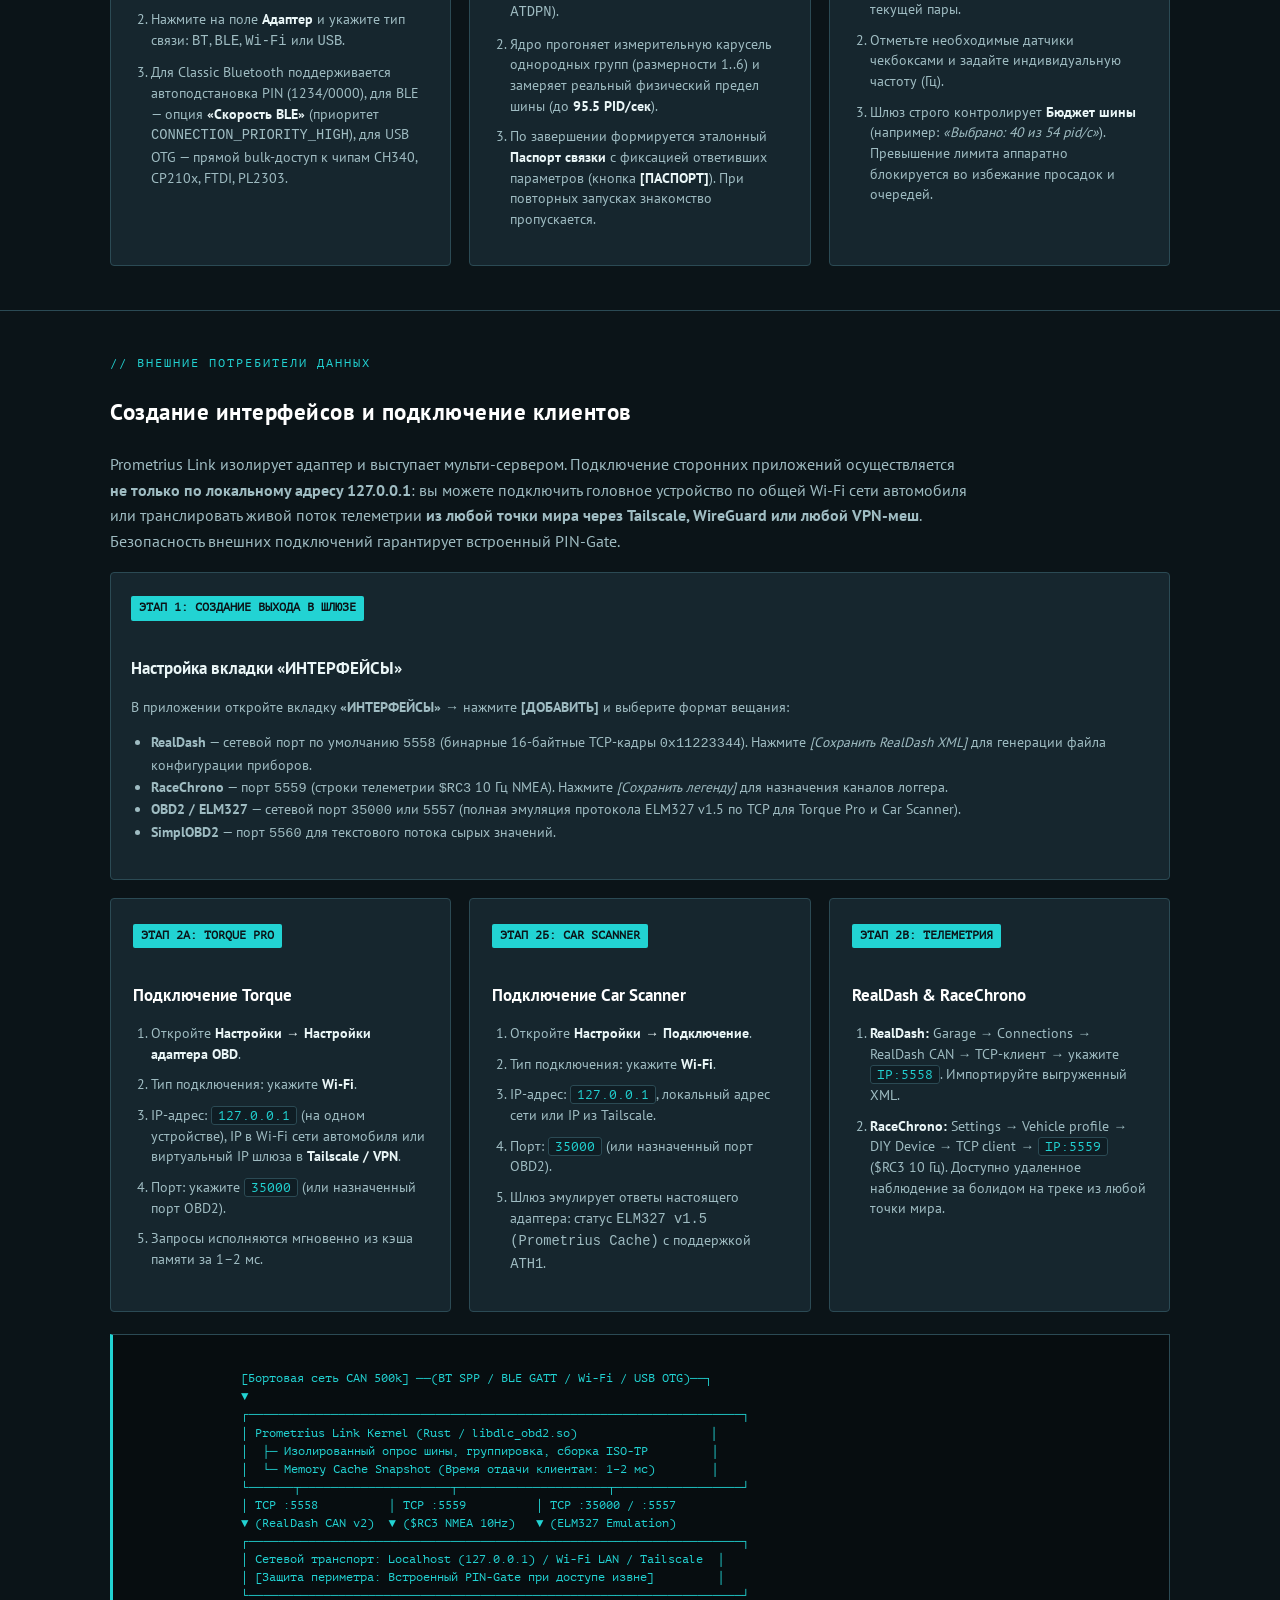
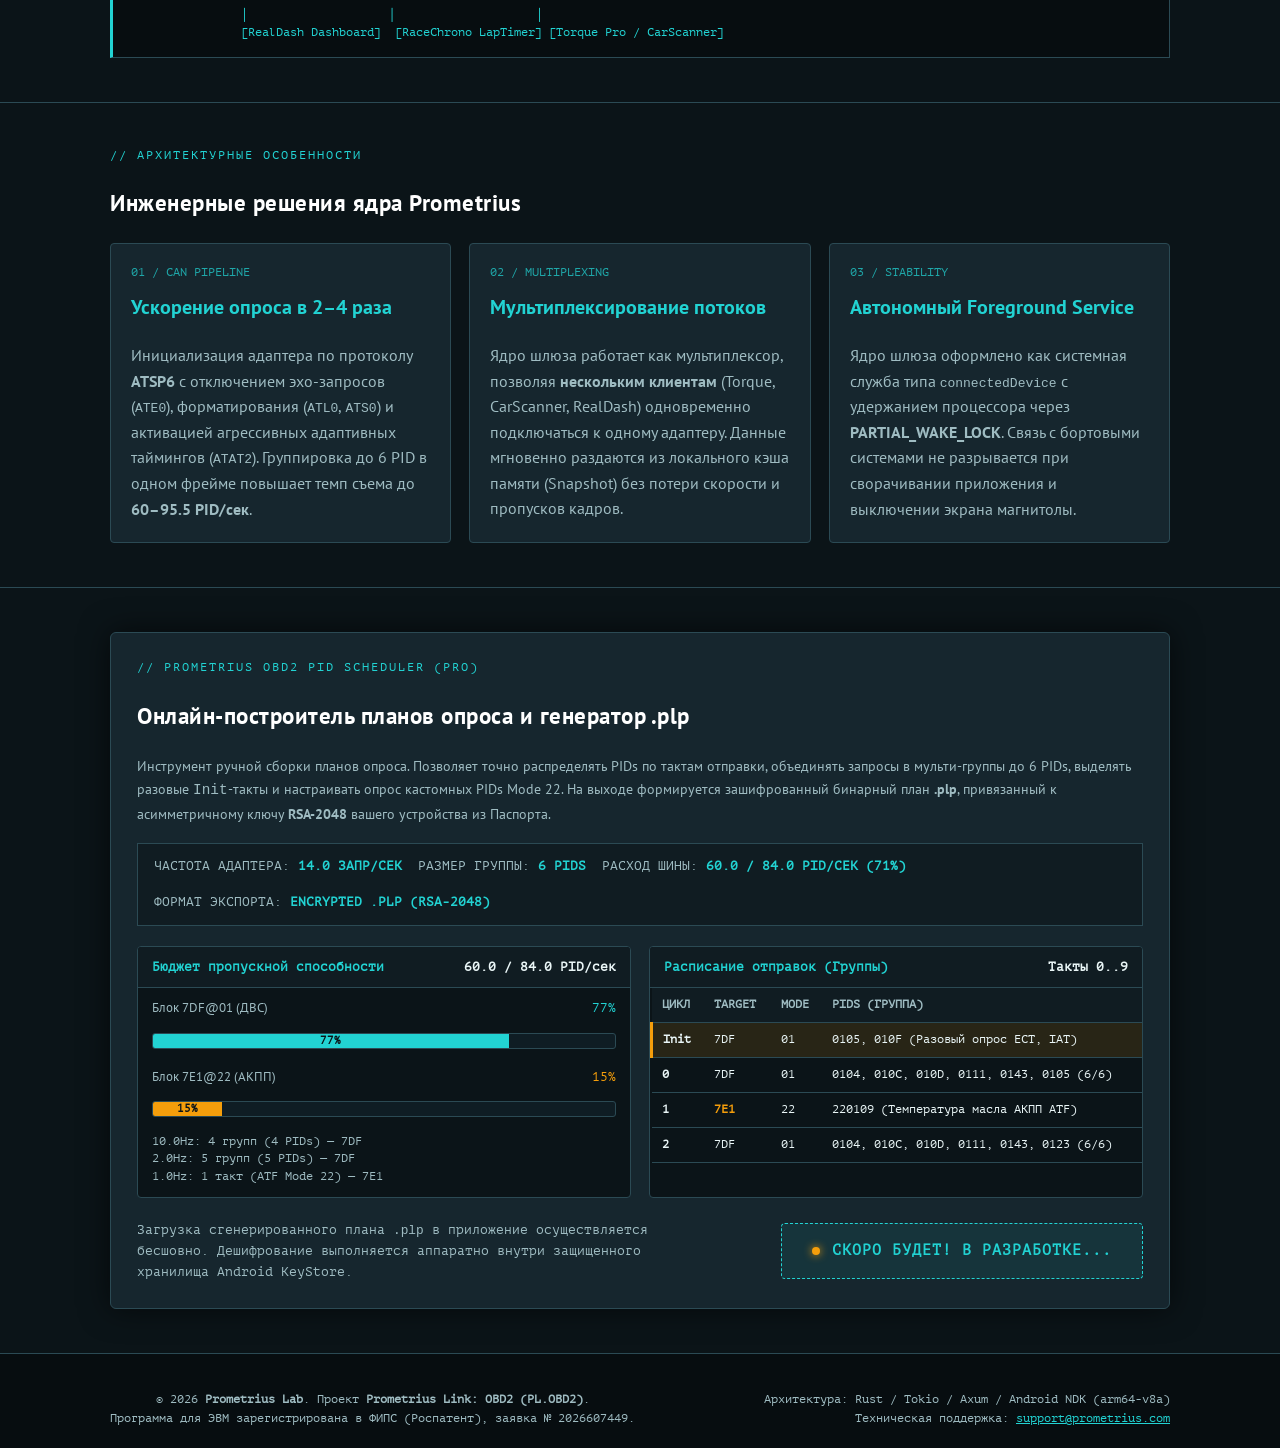
<file: mod_a/obd2/index.html>
<!DOCTYPE html>
<html lang="ru">
<head>
    <meta charset="UTF-8">
    <meta name="viewport" content="width=device-width, initial-scale=1.0, maximum-scale=1.0, user-scalable=no">
    <title>Prometrius Link: OBD2 (PL.OBD2) — Высокоскоростной телематический шлюз</title>
    <meta name="description" content="Кросс-платформенный телематический шлюз-мультиплексор на Rust для адаптеров ELM327. Ускорение опроса PID, трансляция в Torque, CarScanner, RealDash, RaceChrono локально и через Tailscale/VPN.">
    <link rel="icon" type="image/svg+xml" href="data:image/svg+xml,%3Csvg xmlns='http://www.w3.org/2000/svg' viewBox='0 0 512 512'%3E%3Cpath d='M124,16L388,16A108,108 0,0 1,496 124L496,388A108,108 0,0 1,388 496L124,496A108,108 0,0 1,16 388L16,124A108,108 0,0 1,124 16z' fill='%230C394A' stroke='%2322d3d3' stroke-width='16'/%3E%3Cpath d='M245,315 L365,220 L267,335 Z' fill='%2322d3d3'/%3E%3Ccircle cx='256' cy='325' r='18' fill='%23FFFFFF'/%3E%3C/svg%3E">
    <link rel="stylesheet" href="/styles.css">
</head>
<body>

<!-- ШАПКА -->
<header class="site-header">
    <div class="container header-content">
        <div class="brand">
            <svg viewBox="0 0 512 512" fill="none" xmlns="http://www.w3.org/2000/svg">
                <path d="M124,16L388,16A108,108 0,0 1,496 124L496,388A108,108 0,0 1,388 496L124,496A108,108 0,0 1,16 388L16,124A108,108 0,0 1,124 16z" fill="#0C394A" stroke="#22d3d3" stroke-width="14"/>
                <path d="M245,315 L365,220 L267,335 Z" fill="#22d3d3"/>
                <circle cx="256" cy="325" r="18" fill="#FFFFFF"/>
            </svg>
            Prometrius Link: OBD2
            <span class="brand-aliases">[PL.OBD2 · Prometrius OBD2]</span>
        </div>
        <div class="version-badge">v2.4 RELEASE · ARM64</div>
    </div>
</header>

<main>
    <!-- СЕКЦИЯ 1: HERO & СКАЧИВАНИЕ -->
    <section class="mod-hero">
        <div class="container">
            <div class="ecosystem-badge">
                Линейка <span>Prometrius Link</span> // Модуль платформы <strong>Prometrius Lab</strong>
            </div>
            <div class="legal-tag">
                Свидетельство ФИПС (Роспатент): <strong>Заявка на регистрацию программы для ЭВМ № 2026607449</strong>
            </div>
            <h1 class="hero-title">
                Высокопроизводительный телематический шлюз <span>ELM327 / OBD-II</span> на Rust
            </h1>
            <p class="hero-desc">
                Низкоуровневый сервер-мультиплексор для Android. Изолирует сторонний диагностический софт от медленных физических задержек CAN-шины, формирует строгие тактовые сетки опроса (WFQ) и транслирует кэшированные параметры клиентам за 1–2 мс — как на одном устройстве, так и по локальной сети или через Tailscale/VPN по всему миру.
            </p>

            <div class="download-grid">
                <!-- RuStore -->
                <a href="https://www.rustore.ru/catalog/app/com.prometrius.obd2" class="btn-dl" target="_blank" rel="noopener">
                    <svg viewBox="0 0 24 24">
                        <path d="M4 3h16a2 2 0 0 1 2 2v14a2 2 0 0 1-2 2H4a2 2 0 0 1-2-2V5a2 2 0 0 1 2-2zm8 3.5a4.5 4.5 0 1 0 0 9 4.5 4.5 0 0 0 0-9zm0 2a2.5 2.5 0 1 1 0 5 2.5 2.5 0 0 1 0-5z"/>
                    </svg>
                    <div class="btn-dl-desc">
                        <span class="title">Скачать в RuStore</span>
                        <span class="sub">Android 9.0+</span>
                    </div>
                </a>

                <!-- Direct APK.
                     Ссылка идёт ЧЕРЕЗ счётчик: он +1 к числу и редиректит на файл.
                     Прямая ссылка на .apk считала бы через раз — то есть никак. -->
                <a href="/downloads/count-downloads.php?file=app_obd2-release.apk" class="btn-dl">
                    <svg viewBox="0 0 24 24">
                        <path d="M5 20h14v-2H5v2zM12 2L6.5 8.5h3.5V16h4V8.5h3.5L12 2z"/>
                    </svg>
                    <div class="btn-dl-desc">
                        <span class="title">app_obd2-release.apk (arm64-v8a)</span>
                        <span class="sub">прямая загрузка · скачано <strong id="apk-count">…</strong></span>
                    </div>
                </a>

                <!-- Базы кодов здесь НЕТ СОЗНАТЕЛЬНО (заказ): она качается
                     ТОЛЬКО из приложения — кнопкой под галкой «Диагностика».
                     Эндпоинт /mod_a/obd2/getdtc.php остаётся и работает:
                     приложение ходит за картой именно туда. -->
            </div>

            <div class="specs-bar">
                <div>Архитектура: <strong>arm64-v8a strictly</strong></div>
                <div>Ядро: <strong>Rust (tokio / axum / std::net)</strong></div>
                <div>Интерфейс: <strong>Isolated WebView + JS-Bridge</strong></div>
                <div>Фон: <strong>Foreground Service + WakeLock</strong></div>
                <div>Лицензия: <strong>Базовая версия бесплатна</strong></div>
            </div>
        </div>
    </section>

    <!-- РАЗДЕЛ МОДЕЛИ: БЕСПЛАТНАЯ ПРОГРАММА И PRO-ПОСТРОИТЕЛЬ ПЛАНОВ -->
    <section class="section-block">
        <div class="container">
            <div class="section-header">
                <span class="section-tag">// Модель доступности</span>
                <h2 class="section-title">Базовый функционал и кастомные планы опроса</h2>
            </div>
            <div class="tier-grid">
                <!-- Бесплатная программа (ВЫДЕЛЕНА РАМКОЙ И СВЕЧЕНИЕМ) -->
                <div class="tier-card featured">
                    <span class="tier-badge free">БЕСПЛАТНО НАВСЕГДА</span>
                    <h3>Мобильное приложение PL.OBD2</h3>
                    <p class="tier-desc">
                        Полнофункциональный шлюз-мультиплексор для повседневной эксплуатации, трек-дней и диагностики без ограничений по времени.
                    </p>
                    <ul class="tier-list">
                        <li>Стабильный темп опроса до 60 PID/сек;</li>
                        <li>Полная поддержка 4 транспортов: Classic BT (SPP), BLE GATT, Wi-Fi, USB OTG;</li>
                        <li>Мультиплексирование потоков (Torque, CarScanner, RealDash, RaceChrono);</li>
                        <li>Автоматическое снятие Паспорта связки и бенчмарк групп 1..6;</li>
                        <li>Локальное вещание и трансляция по сети через защитный PIN-Gate;</li>
                        <li>20000+ расшифровок кодов с наименованиями для 40+ марок автомобилей.</li>
                    </ul>
                </div>

                <!-- Платный Web Scheduler -->
                <div class="tier-card">
                    <span class="tier-badge pro">ПЛАТНЫЙ WEB SCHEDULER</span>
                    <h3>Ручная сборка планов опроса</h3>
                    <p class="tier-desc">
                        Оптимизированный веб-построитель планов с возможностью тонкой ручной настройки параметров и тактовой сетки опроса шины.
                    </p>
                    <ul class="tier-list">
                        <li>Преодоление лимита 60 PID/с до предельных цифр паспорта адаптера (до 95.5+ PID/сек);</li>
                        <li>Опрос редких показателей путем расширения циклов карусели без замедления скоростного пула;</li>
                        <li>Ручная вставка дилерских величин Mode 22 с назначением индивидуальных блоков (Target) и адресов ответа (Reply);</li>
                        <li>Экспорт зашифрованных планов .plp с привязкой к аппаратному ключу RSA-2048 устройства;</li>
                        <li class="plus">Описания-расшифровки кодов ошибок и варианты решения проблемы.</li>
                    </ul>
                </div>
            </div>
        </div>
    </section>

    <!-- БЛОК 0: БЫСТРЫЙ СТАРТ (ОБЩАЯ НАСТРОЙКА ШЛЮЗА) -->
    <section class="section-block">
        <div class="container">
            <div class="section-header">
                <span class="section-tag">// Порядок запуска (Workflow)</span>
                <h2 class="section-title">Три шага инициализации Prometrius Link</h2>
            </div>
            <p style="color: var(--text-dim); max-width: 840px;">
                Архитектура шлюза разделяет личность автомобиля, адаптер и профиль опроса. Паспорт привязывается к уникальному ключу <span class="code-inline">MAC|протокол|UID_авто</span>, исключая смешивание калибровок между машинами.
            </p>

            <div class="step-timeline">
                <!-- Шаг 1: Адаптер -->
                <div class="step-card">
                    <span class="step-badge">ШАГ 1: АВТО И АДАПТЕР</span>
                    <h4>Выбор устройства</h4>
                    <ol>
                        <li>В главном окне выберите или добавьте ваш <strong>Автомобиль</strong> (генерируется UUID v7).</li>
                        <li>Нажмите на поле <strong>Адаптер</strong> и укажите тип связи: <code>BT</code>, <code>BLE</code>, <code>Wi-Fi</code> или <code>USB</code>.</li>
                        <li>Для Classic Bluetooth поддерживается автоподстановка PIN (1234/0000), для BLE — опция <strong>«Скорость BLE»</strong> (приоритет <code>CONNECTION_PRIORITY_HIGH</code>), для USB OTG — прямой bulk-доступ к чипам CH340, CP210x, FTDI, PL2303.</li>
                    </ol>
                </div>

                <!-- Шаг 2: Паспорт -->
                <div class="step-card">
                    <span class="step-badge">ШАГ 2: СНЯТИЕ ПАСПОРТА</span>
                    <h4>Калибровка связки</h4>
                    <ol>
                        <li>Нажмите <strong>[СТАРТ]</strong>. Запустится процесс знакомства (команды <code>ATZ</code>, <code>ATI</code>, <code>AT@1</code>, <code>ATDPN</code>).</li>
                        <li>Ядро прогоняет измерительную карусель однородных групп (размерности 1..6) и замеряет реальный физический предел шины (до <strong>95.5 PID/сек</strong>).</li>
                        <li>По завершении формируется эталонный <strong>Паспорт связки</strong> с фиксацией ответивших параметров (кнопка <strong>[ПАСПОРТ]</strong>). При повторных запусках знакомство пропускается.</li>
                    </ol>
                </div>

                <!-- Шаг 3: Профиль -->
                <div class="step-card">
                    <span class="step-badge">ШАГ 3: ПРОФИЛЬ ОПРОСА</span>
                    <h4>Выбор показателей</h4>
                    <ol>
                        <li>Перейдите на вкладку <strong>«ПОКАЗАТЕЛИ»</strong>. Автоматически активируется профиль текущей пары.</li>
                        <li>Отметьте необходимые датчики чекбоксами и задайте индивидуальную частоту (Гц).</li>
                        <li>Шлюз строго контролирует <strong>Бюджет шины</strong> (например: <em>«Выбрано: 40 из 54 pid/c»</em>). Превышение лимита аппаратно блокируется во избежание просадок и очередей.</li>
                    </ol>
                </div>
            </div>
        </div>
    </section>

    <!-- БЛОК 1: ИНТЕГРАЦИЯ СО СТОРОННИМ ПО -->
    <section class="section-block">
        <div class="container">
            <div class="section-header">
                <span class="section-tag">// Внешние потребители данных</span>
                <h2 class="section-title">Создание интерфейсов и подключение клиентов</h2>
            </div>
            <p style="color: var(--text-dim); max-width: 860px;">
                Prometrius Link изолирует адаптер и выступает мульти-сервером. Подключение сторонних приложений осуществляется <strong>не только по локальному адресу 127.0.0.1</strong>: вы можете подключить головное устройство по общей Wi-Fi сети автомобиля или транслировать живой поток телеметрии <strong>из любой точки мира через Tailscale, WireGuard или любой VPN-меш</strong>. Безопасность внешних подключений гарантирует встроенный PIN-Gate.
            </p>

            <!-- Этап 1: Создание интерфейса -->
            <div style="background: var(--bg-card); border: 1px solid var(--border-line); padding: 20px; border-radius: 4px; margin-top: 18px;">
                <span class="step-badge">ЭТАП 1: СОЗДАНИЕ ВЫХОДА В ШЛЮЗЕ</span>
                <h4 style="font-size: 1.05rem; margin-bottom: 8px;">Настройка вкладки «ИНТЕРФЕЙСЫ»</h4>
                <p style="color: var(--text-dim); font-size: 0.88rem; margin-bottom: 12px;">
                    В приложении откройте вкладку <strong>«ИНТЕРФЕЙСЫ»</strong> → нажмите <strong>[ДОБАВИТЬ]</strong> и выберите формат вещания:
                </p>
                <ul style="padding-left: 20px; color: var(--text-dim); font-size: 0.85rem; line-height: 1.6;">
                    <li><strong>RealDash</strong> — сетевой порт по умолчанию <code>5558</code> (бинарные 16-байтные TCP-кадры <code>0x11223344</code>). Нажмите <em>[Сохранить RealDash XML]</em> для генерации файла конфигурации приборов.</li>
                    <li><strong>RaceChrono</strong> — порт <code>5559</code> (строки телеметрии <code>$RC3</code> 10 Гц NMEA). Нажмите <em>[Сохранить легенду]</em> для назначения каналов логгера.</li>
                    <li><strong>OBD2 / ELM327</strong> — сетевой порт <code>35000</code> или <code>5557</code> (полная эмуляция протокола ELM327 v1.5 по TCP для Torque Pro и Car Scanner).</li>
                    <li><strong>SimplOBD2</strong> — порт <code>5560</code> для текстового потока сырых значений.</li>
                </ul>
            </div>

            <!-- Этап 2: Подключение софта -->
            <div class="step-timeline" style="margin-top: 18px;">
                <!-- Torque Pro -->
                <div class="step-card">
                    <span class="step-badge">ЭТАП 2А: TORQUE PRO</span>
                    <h4>Подключение Torque</h4>
                    <ol>
                        <li>Откройте <strong>Настройки → Настройки адаптера OBD</strong>.</li>
                        <li>Тип подключения: укажите <strong>Wi-Fi</strong>.</li>
                        <li>IP-адрес: <span class="code-inline">127.0.0.1</span> (на одном устройстве), IP в Wi-Fi сети автомобиля или виртуальный IP шлюза в <strong>Tailscale / VPN</strong>.</li>
                        <li>Порт: укажите <span class="code-inline">35000</span> (или назначенный порт OBD2).</li>
                        <li>Запросы исполняются мгновенно из кэша памяти за 1–2 мс.</li>
                    </ol>
                </div>

                <!-- Car Scanner -->
                <div class="step-card">
                    <span class="step-badge">ЭТАП 2Б: CAR SCANNER</span>
                    <h4>Подключение Car Scanner</h4>
                    <ol>
                        <li>Откройте <strong>Настройки → Подключение</strong>.</li>
                        <li>Тип подключения: укажите <strong>Wi-Fi</strong>.</li>
                        <li>IP-адрес: <span class="code-inline">127.0.0.1</span>, локальный адрес сети или IP из Tailscale.</li>
                        <li>Порт: <span class="code-inline">35000</span> (или назначенный порт OBD2).</li>
                        <li>Шлюз эмулирует ответы настоящего адаптера: статус <code>ELM327 v1.5 (Prometrius Cache)</code> с поддержкой <code>ATH1</code>.</li>
                    </ol>
                </div>

                <!-- RealDash & RaceChrono -->
                <div class="step-card">
                    <span class="step-badge">ЭТАП 2В: ТЕЛЕМЕТРИЯ</span>
                    <h4>RealDash & RaceChrono</h4>
                    <ol>
                        <li><strong>RealDash:</strong> Garage → Connections → RealDash CAN → TCP-клиент → укажите <span class="code-inline">IP:5558</span>. Импортируйте выгруженный XML.</li>
                        <li><strong>RaceChrono:</strong> Settings → Vehicle profile → DIY Device → TCP client → <span class="code-inline">IP:5559</span> ($RC3 10 Гц). Доступно удаленное наблюдение за болидом на треке из любой точки мира.</li>
                    </ol>
                </div>
            </div>

            <!-- Диаграмма потока -->
            <div class="diag-box">
                [Бортовая сеть CAN 500k] ──(BT SPP / BLE GATT / Wi-Fi / USB OTG)──┐
                ▼
                ┌──────────────────────────────────────────────────────────────────┐
                │ Prometrius Link Kernel (Rust / libdlc_obd2.so)                   │
                │  ├─ Изолированный опрос шины, группировка, сборка ISO-TP         │
                │  └─ Memory Cache Snapshot (Время отдачи клиентам: 1–2 мс)        │
                └──────┬────────────────────┬────────────────────┬─────────────────┘
                │ TCP :5558          │ TCP :5559          │ TCP :35000 / :5557
                ▼ (RealDash CAN v2)  ▼ ($RC3 NMEA 10Hz)   ▼ (ELM327 Emulation)
                ┌──────────────────────────────────────────────────────────────────┐
                │ Сетевой транспорт: Localhost (127.0.0.1) / Wi-Fi LAN / Tailscale  │
                │ [Защита периметра: Встроенный PIN-Gate при доступе извне]         │
                └──────────────────────────────────────────────────────────────────┘
                │                    │                    │
                [RealDash Dashboard]  [RaceChrono LapTimer] [Torque Pro / CarScanner]</div>
        </div>
    </section>

    <!-- ТЕХНИЧЕСКИЙ СТЕК (ЗАМЕНА БЛОКА 02) -->
    <section class="section-block">
        <div class="container">
            <div class="section-header">
                <span class="section-tag">// Архитектурные особенности</span>
                <h2 class="section-title">Инженерные решения ядра Prometrius</h2>
            </div>

            <div class="features-grid">
                <div class="feature-card">
                    <div class="feature-num">01 / CAN PIPELINE</div>
                    <h3>Ускорение опроса в 2–4 раза</h3>
                    <p>
                        Инициализация адаптера по протоколу <strong>ATSP6</strong> с отключением эхо-запросов (<code>ATE0</code>), форматирования (<code>ATL0</code>, <code>ATS0</code>) и активацией агрессивных адаптивных таймингов (<code>ATAT2</code>). Группировка до 6 PID в одном фрейме повышает темп съема до <strong>60–95.5 PID/сек</strong>.
                    </p>
                </div>

                <div class="feature-card">
                    <div class="feature-num">02 / MULTIPLEXING</div>
                    <h3>Мультиплексирование потоков</h3>
                    <p>
                        Ядро шлюза работает как мультиплексор, позволяя <strong>нескольким клиентам</strong> (Torque, CarScanner, RealDash) одновременно подключаться к одному адаптеру. Данные мгновенно раздаются из локального кэша памяти (Snapshot) без потери скорости и пропусков кадров.
                    </p>
                </div>

                <div class="feature-card">
                    <div class="feature-num">03 / STABILITY</div>
                    <h3>Автономный Foreground Service</h3>
                    <p>
                        Ядро шлюза оформлено как системная служба типа <code>connectedDevice</code> с удержанием процессора через <strong>PARTIAL_WAKE_LOCK</strong>. Связь с бортовыми системами не разрывается при сворачивании приложения и выключении экрана магнитолы.
                    </p>
                </div>
            </div>
        </div>
    </section>

    <!-- БЛОК 2: WEB SCHEDULER (ОБНОВЛЕННЫЕ ДАННЫЕ И БЮДЖЕТЫ 7DF / 7E1) -->
    <section class="section-block" style="border-bottom: none;">
        <div class="container">
            <div class="scheduler-hero">
                <div class="section-header" style="margin-bottom: 12px;">
                    <span class="section-tag">// PROMETRIUS OBD2 PID Scheduler (PRO)</span>
                    <h2 class="section-title">Онлайн-построитель планов опроса и генератор .plp</h2>
                </div>
                <p style="color: var(--text-dim); font-size: 0.9rem; margin-bottom: 18px;">
                    Инструмент ручной сборки планов опроса. Позволяет точно распределять PIDs по тактам отправки, объединять запросы в мульти-группы до 6 PIDs, выделять разовые <code>Init</code>-такты и настраивать опрос кастомных PIDs Mode 22. На выходе формируется зашифрованный бинарный план <strong>.plp</strong>, привязанный к асимметричному ключу <strong>RSA-2048</strong> вашего устройства из Паспорта.
                </p>

                <!-- Превью интерфейса планировщика с параметрами 14.0 запр/сек -->
                <div class="sched-controls-mock">
                    <div>ЧАСТОТА АДАПТЕРА: <span>14.0 ЗАПР/СЕК</span></div>
                    <div>РАЗМЕР ГРУППЫ: <span>6 PIDS</span></div>
                    <div>РАСХОД ШИНЫ: <span>60.0 / 84.0 PID/СЕК (71%)</span></div>
                    <div>ФОРМАТ ЭКСПОРТА: <span>ENCRYPTED .PLP (RSA-2048)</span></div>
                </div>

                <div class="sched-grid-preview">
                    <!-- Левая колонка превью: 2 бюджета для 7DF (77%) и 7E1 (15%) -->
                    <div class="sched-box">
                        <div class="sched-box-head">
                            <span>Бюджет пропускной способности</span>
                            <span>60.0 / 84.0 PID/сек</span>
                        </div>

                        <!-- Бюджет 7DF -->
                        <div style="padding: 10px 14px 4px; font-size: 0.8rem; color: var(--text-dim); display: flex; justify-content: space-between;">
                            <span>Блок 7DF@01 (ДВС)</span>
                            <span style="color: var(--accent-teal); font-family: var(--font-mono);">77%</span>
                        </div>
                        <div class="budget-fill-bar">
                            <div class="budget-fill" style="width: 77%;">77%</div>
                        </div>

                        <!-- Бюджет 7E1 -->
                        <div style="padding: 8px 14px 4px; font-size: 0.8rem; color: var(--text-dim); display: flex; justify-content: space-between;">
                            <span>Блок 7E1@22 (АКПП)</span>
                            <span style="color: var(--warning); font-family: var(--font-mono);">15%</span>
                        </div>
                        <div class="budget-fill-bar">
                            <div class="budget-fill" style="width: 15%; background: var(--warning);">15%</div>
                        </div>

                        <div style="padding: 6px 14px 12px; font-family: var(--font-mono); font-size: 0.72rem; color: var(--text-dim); line-height: 1.5;">
                            10.0Hz: 4 групп (4 PIDs) — 7DF<br>
                            2.0Hz: 5 групп (5 PIDs) — 7DF<br>
                            1.0Hz: 1 такт (ATF Mode 22) — 7E1
                        </div>
                    </div>

                    <!-- Правая колонка превью: Таблица тактов -->
                    <div class="sched-box">
                        <div class="sched-box-head">
                            <span>Расписание отправок (Группы)</span>
                            <span>Такты 0..9</span>
                        </div>
                        <table class="sched-table">
                            <thead>
                            <tr>
                                <th>Цикл</th>
                                <th>Target</th>
                                <th>Mode</th>
                                <th>PIDs (Группа)</th>
                            </tr>
                            </thead>
                            <tbody>
                            <tr class="init-row">
                                <td><strong>Init</strong></td>
                                <td>7DF</td>
                                <td>01</td>
                                <td>0105, 010F (Разовый опрос ECT, IAT)</td>
                            </tr>
                            <tr>
                                <td><strong>0</strong></td>
                                <td>7DF</td>
                                <td>01</td>
                                <td>0104, 010C, 010D, 0111, 0143, 0105 (6/6)</td>
                            </tr>
                            <tr>
                                <td><strong>1</strong></td>
                                <td style="color: var(--warning); font-weight: bold;">7E1</td>
                                <td>22</td>
                                <td>220109 (Температура масла АКПП ATF)</td>
                            </tr>
                            <tr>
                                <td><strong>2</strong></td>
                                <td>7DF</td>
                                <td>01</td>
                                <td>0104, 010C, 010D, 0111, 0143, 0123 (6/6)</td>
                            </tr>
                            </tbody>
                        </table>
                    </div>
                </div>

                <!-- КНОПКА: СКОРО БУДЕТ -->
                <div style="display: flex; flex-wrap: wrap; gap: 16px; align-items: center; justify-content: space-between;">
                    <div style="font-size: 0.8rem; color: var(--text-dim); max-width: 540px; font-family: var(--font-mono);">
                        Загрузка сгенерированного плана <code>.plp</code> в приложение осуществляется бесшовно. Дешифрование выполняется аппаратно внутри защищенного хранилища Android KeyStore.
                    </div>

                    <div class="cta-disabled-btn" title="Модуль онлайн-планировщика Prometrius Web Scheduler находится на этапе закрытого тестирования">
                        <div class="pulse-dot"></div>
                        <span>СКОРО БУДЕТ! В разработке...</span>
                    </div>
                </div>
            </div>
        </div>
    </section>
</main>

<!-- ПОДВАЛ -->
<footer class="site-footer">
    <div class="container footer-grid">
        <div>
            © 2026 <strong>Prometrius Lab</strong>. Проект <strong>Prometrius Link: OBD2 (PL.OBD2)</strong>.<br>
            Программа для ЭВМ зарегистрирована в ФИПС (Роспатент), заявка № 2026607449.
        </div>
        <div style="text-align: right;">
            Архитектура: Rust / Tokio / Axum / Android NDK (arm64-v8a)<br>
            Техническая поддержка: <a href="mailto:support@prometrius.com">support@prometrius.com</a>
        </div>
    </div>
</footer>

<script>
/* Счётчик скачиваний APK. Страница статическая, а число живёт в логе PHP,
   поэтому один лёгкий запрос. Не ответил — прочерк: страница важнее цифры. */
(function () {
    var el = document.getElementById('apk-count');
    if (!el) return;
    fetch('/downloads/count-downloads.php?file=app_obd2-release.apk&stat=1', { cache: 'no-store' })
        .then(function (r) { return r.json(); })
        .then(function (d) { if (d && typeof d.downloads === 'number') el.textContent = d.downloads; })
        .catch(function () { el.textContent = '—'; });
})();
</script>

</body>
</html>
</file>
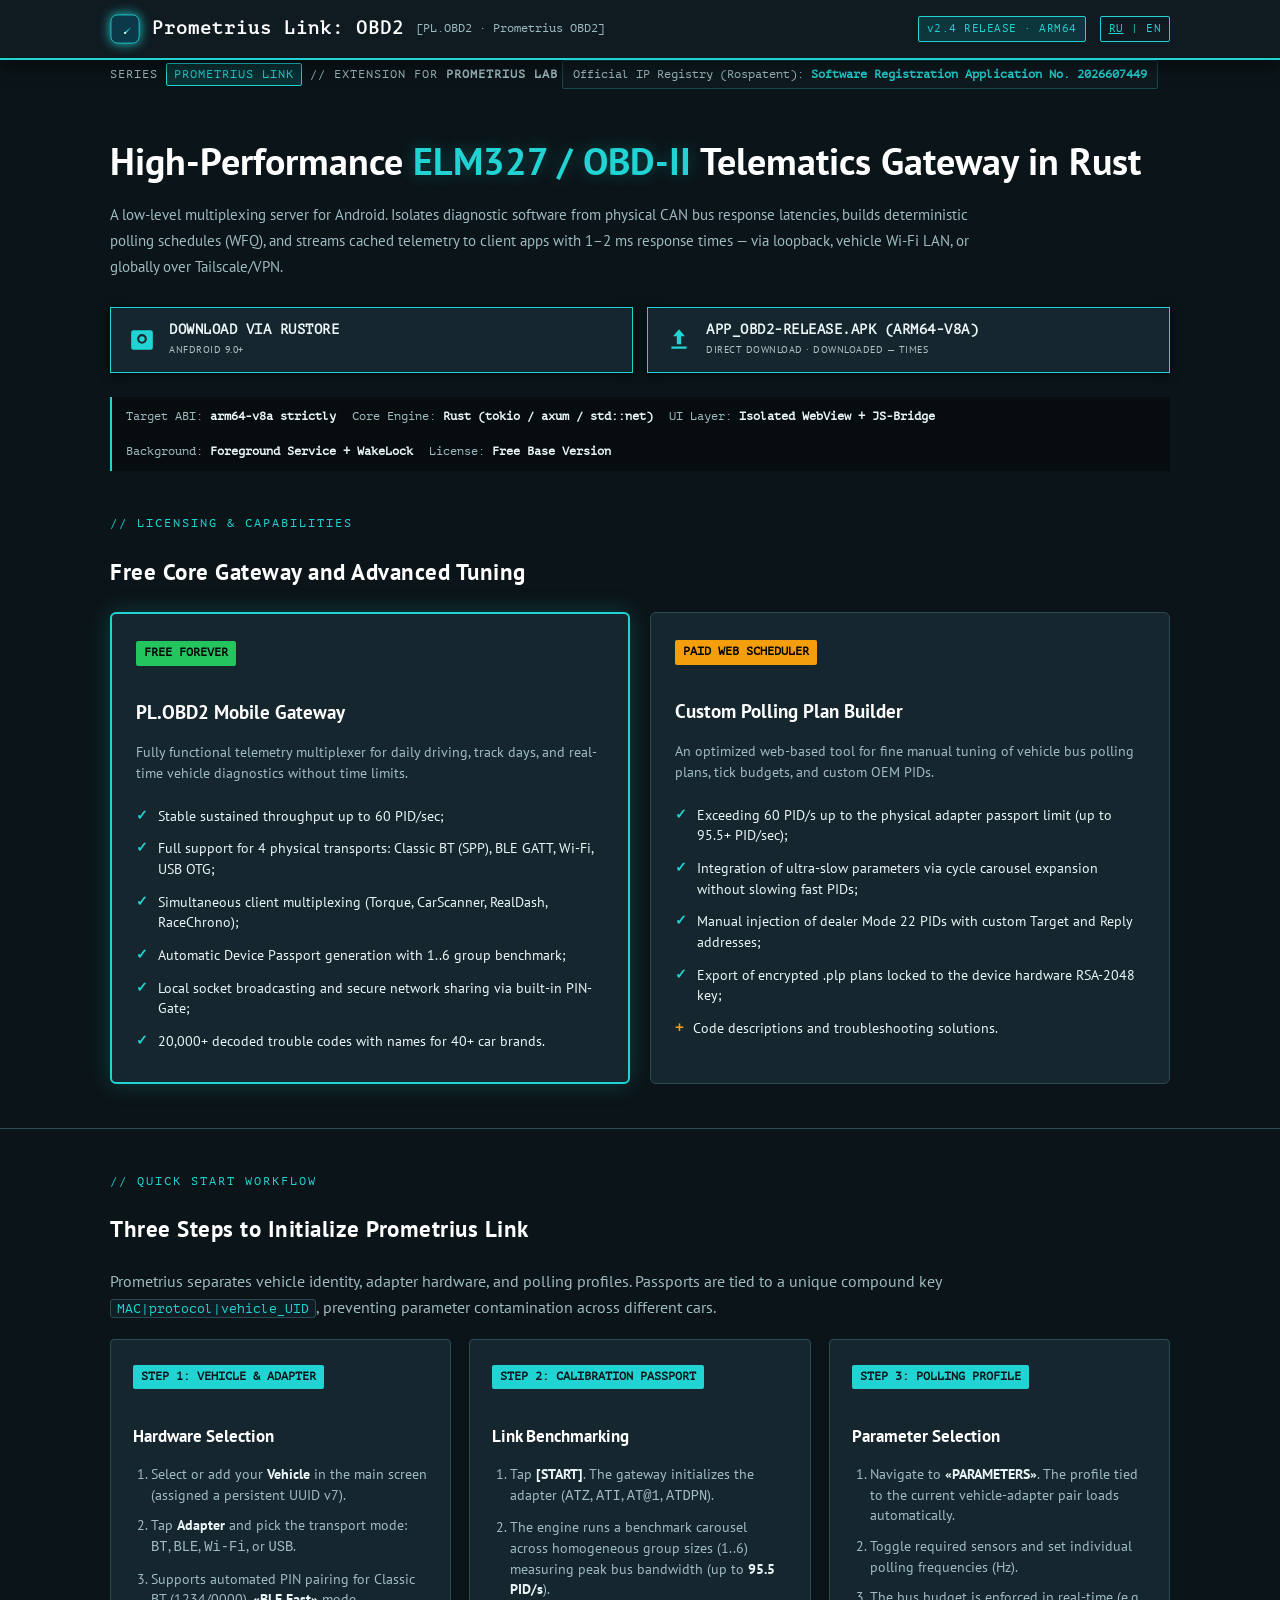
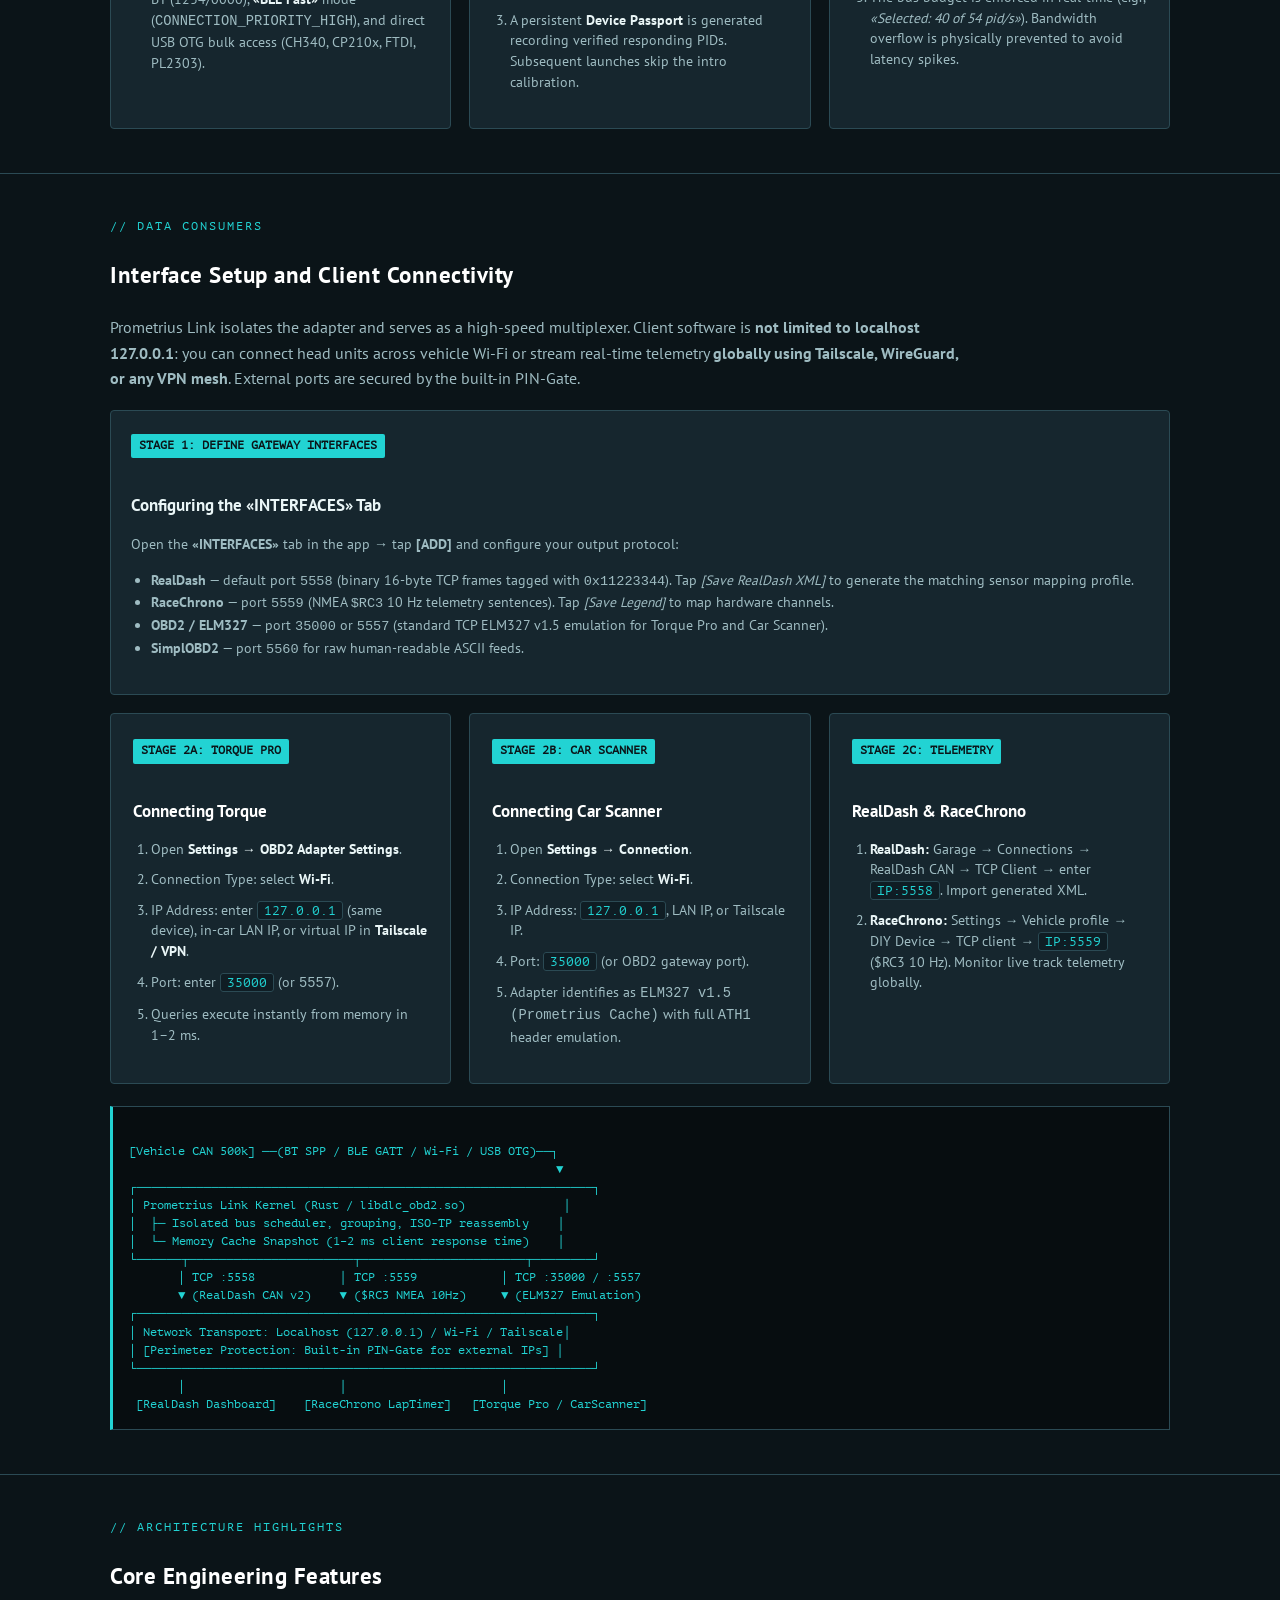
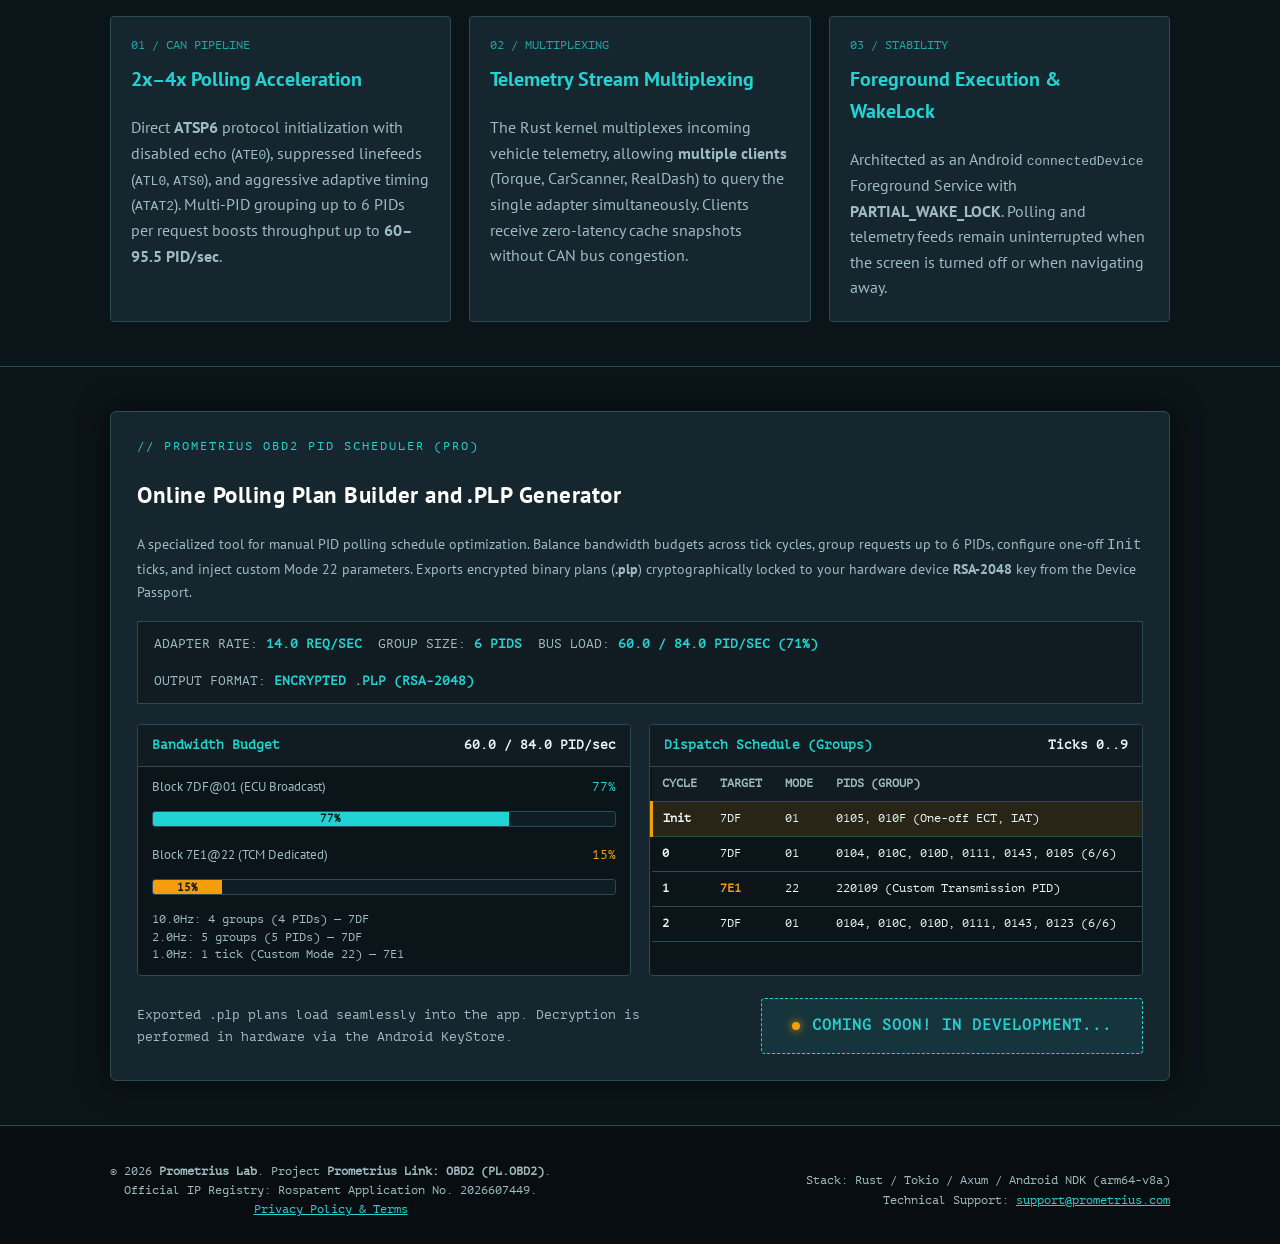
<file: en/mod_a/obd2/index.html>
<!DOCTYPE html>
<html lang="en">
<head>
    <meta charset="UTF-8">
    <meta name="viewport" content="width=device-width, initial-scale=1.0, maximum-scale=1.0, user-scalable=no">
    <title>Prometrius Link: OBD2 (PL.OBD2) — High-Speed Telematics & Diagnostic Gateway</title>
    <meta name="description" content="Cross-platform Rust-powered OBD2 telematics gateway and multiplexer for ELM327 adapters. 2x–4x faster PID polling, broadcast to Torque, CarScanner, RealDash, RaceChrono via localhost, vehicle LAN, or Tailscale/VPN.">
    <link rel="icon" type="image/svg+xml" href="data:image/svg+xml,%3Csvg xmlns='http://www.w3.org/2000/svg' viewBox='0 0 512 512'%3E%3Cpath d='M124,16L388,16A108,108 0,0 1,496 124L496,388A108,108 0,0 1,388 496L124,496A108,108 0,0 1,16 388L16,124A108,108 0,0 1,124 16z' fill='%230C394A' stroke='%2322d3d3' stroke-width='16'/%3E%3Cpath d='M245,315 L365,220 L267,335 Z' fill='%2322d3d3'/%3E%3Ccircle cx='256' cy='325' r='18' fill='%23FFFFFF'/%3E%3C/svg%3E">
    <link rel="stylesheet" href="/styles.css">
</head>
<body>

    <!-- HEADER -->
    <header class="site-header">
        <div class="container header-content">
            <div class="brand">
                <svg viewBox="0 0 512 512" fill="none" xmlns="http://www.w3.org/2000/svg">
                    <path d="M124,16L388,16A108,108 0,0 1,496 124L496,388A108,108 0,0 1,388 496L124,496A108,108 0,0 1,16 388L16,124A108,108 0,0 1,124 16z" fill="#0C394A" stroke="#22d3d3" stroke-width="14"/>
                    <path d="M245,315 L365,220 L267,335 Z" fill="#22d3d3"/>
                    <circle cx="256" cy="325" r="18" fill="#FFFFFF"/>
                </svg>
                Prometrius Link: OBD2
                <span class="brand-aliases">[PL.OBD2 · Prometrius OBD2]</span>
            </div>
            <div style="display: flex; align-items: center; gap: 14px;">
                <div class="version-badge">v2.4 RELEASE · ARM64</div>
                <div class="version-badge" style="background: transparent;"><a href="/mod_a/" style="color: var(--accent-teal);">RU</a> | EN</div>
            </div>
        </div>
    </header>

    <main>
        <!-- HERO SECTION -->
        <section class="mod-hero">
            <div class="container">
                <div class="ecosystem-badge">
                    Series <span>Prometrius Link</span> // Extension for <strong>Prometrius Lab</strong>
                </div>
                <div class="legal-tag">
                    Official IP Registry (Rospatent): <strong>Software Registration Application No. 2026607449</strong>
                </div>
                <h1 class="hero-title">
                    High-Performance <span>ELM327 / OBD-II</span> Telematics Gateway in Rust
                </h1>
                <p class="hero-desc">
                    A low-level multiplexing server for Android. Isolates diagnostic software from physical CAN bus response latencies, builds deterministic polling schedules (WFQ), and streams cached telemetry to client apps with 1–2 ms response times — via loopback, vehicle Wi-Fi LAN, or globally over Tailscale/VPN.
                </p>

                <div class="download-grid">
                    <!-- RuStore -->
                    <a href="https://www.rustore.ru/catalog/app/com.prometrius.obd2" class="btn-dl" target="_blank" rel="noopener">
                        <svg viewBox="0 0 24 24">
                            <path d="M4 3h16a2 2 0 0 1 2 2v14a2 2 0 0 1-2 2H4a2 2 0 0 1-2-2V5a2 2 0 0 1 2-2zm8 3.5a4.5 4.5 0 1 0 0 9 4.5 4.5 0 0 0 0-9zm0 2a2.5 2.5 0 1 1 0 5 2.5 2.5 0 0 1 0-5z"/>
                        </svg>
                        <div class="btn-dl-desc">
                            <span class="title">Download via RuStore</span>
                            <span class="sub">Anfdroid 9.0+</span>
                        </div>
                    </a>

                    <!-- Direct APK.
                         The link goes THROUGH the counter: it adds 1 and redirects
                         to the file. A direct .apk link would not be counted. -->
                    <a href="/downloads/count-downloads.php?file=app_obd2-release.apk" class="btn-dl">
                        <svg viewBox="0 0 24 24">
                            <path d="M5 20h14v-2H5v2zM12 2L6.5 8.5h3.5V16h4V8.5h3.5L12 2z"/>
                        </svg>
                        <div class="btn-dl-desc">
                            <span class="title">app_obd2-release.apk (arm64-v8a)</span>
                            <span class="sub">direct download · downloaded <strong id="apk-count">…</strong> times</span>
                        </div>
                    </a>

                    <!-- The code base is deliberately ABSENT here (customer
                         decision): it is downloaded ONLY from the app, via the
                         button under the Diagnostics toggle. The endpoint
                         /mod_a/obd2/getdtc.php stays and is what the app uses. -->
                </div>

                <div class="specs-bar">
                    <div>Target ABI: <strong>arm64-v8a strictly</strong></div>
                    <div>Core Engine: <strong>Rust (tokio / axum / std::net)</strong></div>
                    <div>UI Layer: <strong>Isolated WebView + JS-Bridge</strong></div>
                    <div>Background: <strong>Foreground Service + WakeLock</strong></div>
                    <div>License: <strong>Free Base Version</strong></div>
                </div>
            </div>
        </section>

        <!-- AVAILABILITY MODEL (FREE VS PRO) -->
        <section class="section-block">
            <div class="container">
                <div class="section-header">
                    <span class="section-tag">// Licensing & Capabilities</span>
                    <h2 class="section-title">Free Core Gateway and Advanced Tuning</h2>
                </div>
                <div class="tier-grid">
                    <!-- Free Mobile App (HIGHLIGHTED) -->
                    <div class="tier-card featured">
                        <span class="tier-badge free">FREE FOREVER</span>
                        <h3>PL.OBD2 Mobile Gateway</h3>
                        <p class="tier-desc">
                            Fully functional telemetry multiplexer for daily driving, track days, and real-time vehicle diagnostics without time limits.
                        </p>
                        <ul class="tier-list">
                            <li>Stable sustained throughput up to 60 PID/sec;</li>
                            <li>Full support for 4 physical transports: Classic BT (SPP), BLE GATT, Wi-Fi, USB OTG;</li>
                            <li>Simultaneous client multiplexing (Torque, CarScanner, RealDash, RaceChrono);</li>
                            <li>Automatic Device Passport generation with 1..6 group benchmark;</li>
                            <li>Local socket broadcasting and secure network sharing via built-in PIN-Gate;</li>
                            <li>20,000+ decoded trouble codes with names for 40+ car brands.</li>
                        </ul>
                    </div>

                    <!-- Paid Web Scheduler -->
                    <div class="tier-card">
                        <span class="tier-badge pro">PAID WEB SCHEDULER</span>
                        <h3>Custom Polling Plan Builder</h3>
                        <p class="tier-desc">
                            An optimized web-based tool for fine manual tuning of vehicle bus polling plans, tick budgets, and custom OEM PIDs.
                        </p>
                        <ul class="tier-list">
                            <li>Exceeding 60 PID/s up to the physical adapter passport limit (up to 95.5+ PID/sec);</li>
                            <li>Integration of ultra-slow parameters via cycle carousel expansion without slowing fast PIDs;</li>
                            <li>Manual injection of dealer Mode 22 PIDs with custom Target and Reply addresses;</li>
                            <li>Export of encrypted .plp plans locked to the device hardware RSA-2048 key;</li>
                            <li class="plus">Code descriptions and troubleshooting solutions.</li>
                        </ul>
                    </div>
                </div>
            </div>
        </section>

        <!-- STEP 0: INITIAL WORKFLOW -->
        <section class="section-block">
            <div class="container">
                <div class="section-header">
                    <span class="section-tag">// Quick Start Workflow</span>
                    <h2 class="section-title">Three Steps to Initialize Prometrius Link</h2>
                </div>
                <p style="color: var(--text-dim); max-width: 840px;">
                    Prometrius separates vehicle identity, adapter hardware, and polling profiles. Passports are tied to a unique compound key <span class="code-inline">MAC|protocol|vehicle_UID</span>, preventing parameter contamination across different cars.
                </p>

                <div class="step-timeline">
                    <!-- Step 1: Vehicle & Adapter -->
                    <div class="step-card">
                        <span class="step-badge">STEP 1: VEHICLE & ADAPTER</span>
                        <h4>Hardware Selection</h4>
                        <ol>
                            <li>Select or add your <strong>Vehicle</strong> in the main screen (assigned a persistent UUID v7).</li>
                            <li>Tap <strong>Adapter</strong> and pick the transport mode: <code>BT</code>, <code>BLE</code>, <code>Wi-Fi</code>, or <code>USB</code>.</li>
                            <li>Supports automated PIN pairing for Classic BT (1234/0000), <strong>«BLE Fast»</strong> mode (<code>CONNECTION_PRIORITY_HIGH</code>), and direct USB OTG bulk access (CH340, CP210x, FTDI, PL2303).</li>
                        </ol>
                    </div>

                    <!-- Step 2: Passport -->
                    <div class="step-card">
                        <span class="step-badge">STEP 2: CALIBRATION PASSPORT</span>
                        <h4>Link Benchmarking</h4>
                        <ol>
                            <li>Tap <strong>[START]</strong>. The gateway initializes the adapter (<code>ATZ</code>, <code>ATI</code>, <code>AT@1</code>, <code>ATDPN</code>).</li>
                            <li>The engine runs a benchmark carousel across homogeneous group sizes (1..6) measuring peak bus bandwidth (up to <strong>95.5 PID/s</strong>).</li>
                            <li>A persistent <strong>Device Passport</strong> is generated recording verified responding PIDs. Subsequent launches skip the intro calibration.</li>
                        </ol>
                    </div>

                    <!-- Step 3: Profile -->
                    <div class="step-card">
                        <span class="step-badge">STEP 3: POLLING PROFILE</span>
                        <h4>Parameter Selection</h4>
                        <ol>
                            <li>Navigate to <strong>«PARAMETERS»</strong>. The profile tied to the current vehicle-adapter pair loads automatically.</li>
                            <li>Toggle required sensors and set individual polling frequencies (Hz).</li>
                            <li>The bus budget is enforced in real-time (e.g., <em>«Selected: 40 of 54 pid/s»</em>). Bandwidth overflow is physically prevented to avoid latency spikes.</li>
                        </ol>
                    </div>
                </div>
            </div>
        </section>

        <!-- STEP 1: THIRD-PARTY INTEGRATION -->
        <section class="section-block">
            <div class="container">
                <div class="section-header">
                    <span class="section-tag">// Data Consumers</span>
                    <h2 class="section-title">Interface Setup and Client Connectivity</h2>
                </div>
                <p style="color: var(--text-dim); max-width: 860px;">
                    Prometrius Link isolates the adapter and serves as a high-speed multiplexer. Client software is <strong>not limited to localhost 127.0.0.1</strong>: you can connect head units across vehicle Wi-Fi or stream real-time telemetry <strong>globally using Tailscale, WireGuard, or any VPN mesh</strong>. External ports are secured by the built-in PIN-Gate.
                </p>

                <!-- Stage 1 -->
                <div style="background: var(--bg-card); border: 1px solid var(--border-line); padding: 20px; border-radius: 4px; margin-top: 18px;">
                    <span class="step-badge">STAGE 1: DEFINE GATEWAY INTERFACES</span>
                    <h4 style="font-size: 1.05rem; margin-bottom: 8px;">Configuring the «INTERFACES» Tab</h4>
                    <p style="color: var(--text-dim); font-size: 0.88rem; margin-bottom: 12px;">
                        Open the <strong>«INTERFACES»</strong> tab in the app → tap <strong>[ADD]</strong> and configure your output protocol:
                    </p>
                    <ul style="padding-left: 20px; color: var(--text-dim); font-size: 0.85rem; line-height: 1.6;">
                        <li><strong>RealDash</strong> — default port <code>5558</code> (binary 16-byte TCP frames tagged with <code>0x11223344</code>). Tap <em>[Save RealDash XML]</em> to generate the matching sensor mapping profile.</li>
                        <li><strong>RaceChrono</strong> — port <code>5559</code> (NMEA <code>$RC3</code> 10 Hz telemetry sentences). Tap <em>[Save Legend]</em> to map hardware channels.</li>
                        <li><strong>OBD2 / ELM327</strong> — port <code>35000</code> or <code>5557</code> (standard TCP ELM327 v1.5 emulation for Torque Pro and Car Scanner).</li>
                        <li><strong>SimplOBD2</strong> — port <code>5560</code> for raw human-readable ASCII feeds.</li>
                    </ul>
                </div>

                <!-- Stage 2 -->
                <div class="step-timeline" style="margin-top: 18px;">
                    <!-- Torque Pro -->
                    <div class="step-card">
                        <span class="step-badge">STAGE 2A: TORQUE PRO</span>
                        <h4>Connecting Torque</h4>
                        <ol>
                            <li>Open <strong>Settings → OBD2 Adapter Settings</strong>.</li>
                            <li>Connection Type: select <strong>Wi-Fi</strong>.</li>
                            <li>IP Address: enter <span class="code-inline">127.0.0.1</span> (same device), in-car LAN IP, or virtual IP in <strong>Tailscale / VPN</strong>.</li>
                            <li>Port: enter <span class="code-inline">35000</span> (or <code>5557</code>).</li>
                            <li>Queries execute instantly from memory in 1–2 ms.</li>
                        </ol>
                    </div>

                    <!-- Car Scanner -->
                    <div class="step-card">
                        <span class="step-badge">STAGE 2B: CAR SCANNER</span>
                        <h4>Connecting Car Scanner</h4>
                        <ol>
                            <li>Open <strong>Settings → Connection</strong>.</li>
                            <li>Connection Type: select <strong>Wi-Fi</strong>.</li>
                            <li>IP Address: <span class="code-inline">127.0.0.1</span>, LAN IP, or Tailscale IP.</li>
                            <li>Port: <span class="code-inline">35000</span> (or OBD2 gateway port).</li>
                            <li>Adapter identifies as <code>ELM327 v1.5 (Prometrius Cache)</code> with full <code>ATH1</code> header emulation.</li>
                        </ol>
                    </div>

                    <!-- RealDash & RaceChrono -->
                    <div class="step-card">
                        <span class="step-badge">STAGE 2C: TELEMETRY</span>
                        <h4>RealDash & RaceChrono</h4>
                        <ol>
                            <li><strong>RealDash:</strong> Garage → Connections → RealDash CAN → TCP Client → enter <span class="code-inline">IP:5558</span>. Import generated XML.</li>
                            <li><strong>RaceChrono:</strong> Settings → Vehicle profile → DIY Device → TCP client → <span class="code-inline">IP:5559</span> ($RC3 10 Hz). Monitor live track telemetry globally.</li>
                        </ol>
                    </div>
                </div>

                <!-- DIAGRAM -->
                <div class="diag-box">
[Vehicle CAN 500k] ──(BT SPP / BLE GATT / Wi-Fi / USB OTG)──┐
                                                             ▼
┌─────────────────────────────────────────────────────────────┐
│ Prometrius Link Kernel (Rust / libdlc_obd2.so)              │
│  ├─ Isolated bus scheduler, grouping, ISO-TP reassembly    │
│  └─ Memory Cache Snapshot (1–2 ms client response time)    │
└──────┬──────────────────────┬──────────────────────┬────────┘
       │ TCP :5558            │ TCP :5559            │ TCP :35000 / :5557
       ▼ (RealDash CAN v2)    ▼ ($RC3 NMEA 10Hz)     ▼ (ELM327 Emulation)
┌─────────────────────────────────────────────────────────────┐
│ Network Transport: Localhost (127.0.0.1) / Wi-Fi / Tailscale│
│ [Perimeter Protection: Built-in PIN-Gate for external IPs] │
└─────────────────────────────────────────────────────────────┘
       │                      │                      │
 [RealDash Dashboard]    [RaceChrono LapTimer]   [Torque Pro / CarScanner]</div>
            </div>
        </section>

        <!-- ARCHITECTURE HIGHLIGHTS -->
        <section class="section-block">
            <div class="container">
                <div class="section-header">
                    <span class="section-tag">// Architecture Highlights</span>
                    <h2 class="section-title">Core Engineering Features</h2>
                </div>

                <div class="features-grid">
                    <div class="feature-card">
                        <div class="feature-num">01 / CAN PIPELINE</div>
                        <h3>2x–4x Polling Acceleration</h3>
                        <p>
                            Direct <strong>ATSP6</strong> protocol initialization with disabled echo (<code>ATE0</code>), suppressed linefeeds (<code>ATL0</code>, <code>ATS0</code>), and aggressive adaptive timing (<code>ATAT2</code>). Multi-PID grouping up to 6 PIDs per request boosts throughput up to <strong>60–95.5 PID/sec</strong>.
                        </p>
                    </div>

                    <div class="feature-card">
                        <div class="feature-num">02 / MULTIPLEXING</div>
                        <h3>Telemetry Stream Multiplexing</h3>
                        <p>
                            The Rust kernel multiplexes incoming vehicle telemetry, allowing <strong>multiple clients</strong> (Torque, CarScanner, RealDash) to query the single adapter simultaneously. Clients receive zero-latency cache snapshots without CAN bus congestion.
                        </p>
                    </div>

                    <div class="feature-card">
                        <div class="feature-num">03 / STABILITY</div>
                        <h3>Foreground Execution & WakeLock</h3>
                        <p>
                            Architected as an Android <code>connectedDevice</code> Foreground Service with <strong>PARTIAL_WAKE_LOCK</strong>. Polling and telemetry feeds remain uninterrupted when the screen is turned off or when navigating away.
                        </p>
                    </div>
                </div>
            </div>
        </section>

        <!-- WEB SCHEDULER SECTION -->
        <section class="section-block" style="border-bottom: none;">
            <div class="container">
                <div class="scheduler-hero">
                    <div class="section-header" style="margin-bottom: 12px;">
                        <span class="section-tag">// PROMETRIUS OBD2 PID Scheduler (PRO)</span>
                        <h2 class="section-title">Online Polling Plan Builder and .PLP Generator</h2>
                    </div>
                    <p style="color: var(--text-dim); font-size: 0.9rem; margin-bottom: 18px;">
                        A specialized tool for manual PID polling schedule optimization. Balance bandwidth budgets across tick cycles, group requests up to 6 PIDs, configure one-off <code>Init</code> ticks, and inject custom Mode 22 parameters. Exports encrypted binary plans (<strong>.plp</strong>) cryptographically locked to your hardware device <strong>RSA-2048</strong> key from the Device Passport.
                    </p>

                    <!-- Preview Controls -->
                    <div class="sched-controls-mock">
                        <div>ADAPTER RATE: <span>14.0 REQ/SEC</span></div>
                        <div>GROUP SIZE: <span>6 PIDS</span></div>
                        <div>BUS LOAD: <span>60.0 / 84.0 PID/SEC (71%)</span></div>
                        <div>OUTPUT FORMAT: <span>ENCRYPTED .PLP (RSA-2048)</span></div>
                    </div>

                    <div class="sched-grid-preview">
                        <!-- Left Box: Budgets -->
                        <div class="sched-box">
                            <div class="sched-box-head">
                                <span>Bandwidth Budget</span>
                                <span>60.0 / 84.0 PID/sec</span>
                            </div>
                            
                            <!-- 7DF Budget -->
                            <div style="padding: 10px 14px 4px; font-size: 0.8rem; color: var(--text-dim); display: flex; justify-content: space-between;">
                                <span>Block 7DF@01 (ECU Broadcast)</span>
                                <span style="color: var(--accent-teal); font-family: var(--font-mono);">77%</span>
                            </div>
                            <div class="budget-fill-bar">
                                <div class="budget-fill" style="width: 77%;">77%</div>
                            </div>

                            <!-- 7E1 Budget -->
                            <div style="padding: 8px 14px 4px; font-size: 0.8rem; color: var(--text-dim); display: flex; justify-content: space-between;">
                                <span>Block 7E1@22 (TCM Dedicated)</span>
                                <span style="color: var(--warning); font-family: var(--font-mono);">15%</span>
                            </div>
                            <div class="budget-fill-bar">
                                <div class="budget-fill" style="width: 15%; background: var(--warning);">15%</div>
                            </div>

                            <div style="padding: 6px 14px 12px; font-family: var(--font-mono); font-size: 0.72rem; color: var(--text-dim); line-height: 1.5;">
                                10.0Hz: 4 groups (4 PIDs) — 7DF<br>
                                2.0Hz: 5 groups (5 PIDs) — 7DF<br>
                                1.0Hz: 1 tick (Custom Mode 22) — 7E1
                            </div>
                        </div>

                        <!-- Right Box: Tick Matrix -->
                        <div class="sched-box">
                            <div class="sched-box-head">
                                <span>Dispatch Schedule (Groups)</span>
                                <span>Ticks 0..9</span>
                            </div>
                            <table class="sched-table">
                                <thead>
                                    <tr>
                                        <th>Cycle</th>
                                        <th>Target</th>
                                        <th>Mode</th>
                                        <th>PIDs (Group)</th>
                                    </tr>
                                </thead>
                                <tbody>
                                    <tr class="init-row">
                                        <td><strong>Init</strong></td>
                                        <td>7DF</td>
                                        <td>01</td>
                                        <td>0105, 010F (One-off ECT, IAT)</td>
                                    </tr>
                                    <tr>
                                        <td><strong>0</strong></td>
                                        <td>7DF</td>
                                        <td>01</td>
                                        <td>0104, 010C, 010D, 0111, 0143, 0105 (6/6)</td>
                                    </tr>
                                    <tr>
                                        <td><strong>1</strong></td>
                                        <td style="color: var(--warning); font-weight: bold;">7E1</td>
                                        <td>22</td>
                                        <td>220109 (Custom Transmission PID)</td>
                                    </tr>
                                    <tr>
                                        <td><strong>2</strong></td>
                                        <td>7DF</td>
                                        <td>01</td>
                                        <td>0104, 010C, 010D, 0111, 0143, 0123 (6/6)</td>
                                    </tr>
                                </tbody>
                            </table>
                        </div>
                    </div>

                    <!-- COMING SOON BUTTON -->
                    <div style="display: flex; flex-wrap: wrap; gap: 16px; align-items: center; justify-content: space-between;">
                        <div style="font-size: 0.8rem; color: var(--text-dim); max-width: 540px; font-family: var(--font-mono);">
                            Exported <code>.plp</code> plans load seamlessly into the app. Decryption is performed in hardware via the Android KeyStore.
                        </div>

                        <div class="cta-disabled-btn" title="Prometrius Web Scheduler is currently in private testing">
                            <div class="pulse-dot"></div>
                            <span>COMING SOON! IN DEVELOPMENT...</span>
                        </div>
                    </div>
                </div>
            </div>
        </section>
    </main>

    <!-- FOOTER -->
    <footer class="site-footer">
        <div class="container footer-grid">
            <div>
                © 2026 <strong>Prometrius Lab</strong>. Project <strong>Prometrius Link: OBD2 (PL.OBD2)</strong>.<br>
                Official IP Registry: Rospatent Application No. 2026607449.<br>
                <a href="/en/privacy/">Privacy Policy & Terms</a>
            </div>
            <div style="text-align: right;">
                Stack: Rust / Tokio / Axum / Android NDK (arm64-v8a)<br>
                Technical Support: <a href="mailto:support@prometrius.com">support@prometrius.com</a>
            </div>
        </div>
    </footer>

<script>
/* APK download counter. The page is static while the number lives in a PHP
   log, so one light request is made. If it fails, a dash is shown. */
(function () {
    var el = document.getElementById('apk-count');
    if (!el) return;
    fetch('/downloads/count-downloads.php?file=app_obd2-release.apk&stat=1', { cache: 'no-store' })
        .then(function (r) { return r.json(); })
        .then(function (d) { if (d && typeof d.downloads === 'number') el.textContent = d.downloads; })
        .catch(function () { el.textContent = '—'; });
})();
</script>

</body>
</html>
</file>
<file: styles.css>
/* ---------- Шрифты PT (ParaType) ----------
   Забраны только кириллица и латиница: остальные наборы символов
   удвоили бы вес, а нам они не нужны.
   font-display: swap — текст виден сразу, шрифт подменяется по загрузке */
@font-face {
    font-family: 'PT Sans';
    src: url('fonts/pt-sans-v18-cyrillic_cyrillic-ext_latin-regular.woff2') format('woff2');
    font-weight: 400;
    font-style: normal;
    font-display: swap;
}

@font-face {
    font-family: 'PT Sans';
    src: url('fonts/pt-sans-v18-cyrillic_cyrillic-ext_latin-700.woff2') format('woff2');
    font-weight: 700;
    font-style: normal;
    font-display: swap;
}

@font-face {
    font-family: 'PT Mono';
    src: url('fonts/pt-mono-v14-cyrillic_cyrillic-ext_latin-regular.woff2') format('woff2');
    font-weight: 400;
    font-style: normal;
    font-display: swap;
}

:root {
    --bg-dark: #0b1418;
    --bg-card: #16262e;
    --bg-input: #0f1d24;
    --bg-hover: #1c323d;
    --bg-header: #101c22;
    --accent-teal: #22d3d3;
    --accent-glow: rgba(34, 211, 211, 0.3);
    --cyan-primary: #00ffff;
    --cyan-dim: rgba(0, 255, 255, 0.12);
    --text-main: #eaf6f7;
    --text-dim: #9fbcc2;
    --critical: #ff5c5c;
    --danger: #ff5c5c;
    --danger-bg: rgba(255, 92, 92, 0.15);
    --warning: #f59e0b;
    --success: #22c55e;
    --line: #2b4a54;
    --border-line: #2b4a54;
    --font-ui: 'PT Sans', 'Segoe UI', Roboto, sans-serif;
    --font-mono: 'PT Mono', 'PT Sans', monospace;
}

* { box-sizing: border-box; }

html { scroll-behavior: smooth; }

body {
    background-color: var(--bg-dark);
    color: var(--text-main);
    font-family: var(--font-ui);
    line-height: 1.6;
    margin: 0;
    padding: 0;
}

/* Кастомные скроллбары */
*::-webkit-scrollbar {
    width: 8px;
    height: 8px;
}
*::-webkit-scrollbar-track {
    background: var(--bg-dark);
}
*::-webkit-scrollbar-thumb {
    background: var(--border-line);
    border-radius: 4px;
}
*::-webkit-scrollbar-thumb:hover {
    background: var(--accent-teal);
}

.container {
    max-width: 1100px;
    margin: 0 auto;
    padding: 0 20px;
}

a { color: var(--accent-teal); }

/* =========================================================================
   1. ГЛАВНАЯ СТРАНИЦА PTOMETRIUS.COM (ОРИГИНАЛЬНЫЕ СТИЛИ)
   ========================================================================= */

/* ---------- Шапка главной страницы ---------- */
header {
    position: fixed;
    top: 0;
    left: 0;
    width: 100%;
    background: rgba(8, 18, 18, 0.95);
    backdrop-filter: blur(10px);
    z-index: 1000;
    padding: 15px 0;
    border-bottom: 1px solid var(--line);
}

.header-container {
    max-width: 1100px;
    margin: 0 auto;
    padding: 0 20px;
    display: flex;
    justify-content: space-between;
    align-items: center;
    flex-wrap: wrap;
    gap: 10px;
}

.logo {
    display: inline-flex;
    align-items: center;
    gap: 6px;
    font-size: 24px;
    font-weight: bold;
    letter-spacing: 2px;
    color: #fff;
    text-decoration: none;
}

.logo-mark {
    width: auto;
    height: 34px;
    flex: none;
}

.logo-text {
    font-family: var(--font-mono);
    letter-spacing: 0;
}

.logo-text span { color: var(--accent-teal); }

nav a {
    color: var(--text-dim);
    text-decoration: none;
    margin-left: 24px;
    font-size: 14px;
    text-transform: uppercase;
    letter-spacing: 1px;
    transition: 0.3s;
}

nav a:hover { color: var(--accent-teal); }

/* ---------- Переключатель языка ---------- */
.lang {
    display: flex;
    align-items: center;
    gap: 8px;
    font-size: 14px;
    letter-spacing: 1px;
}

.lang a,
.lang .active {
    text-decoration: none;
    padding: 4px 12px;
    border-radius: 6px;
    transition: 0.3s;
}

.lang a { color: var(--text-dim); }
.lang a:hover { color: var(--accent-teal); }

.lang .active {
    background: var(--accent-teal);
    color: var(--bg-dark);
    font-weight: bold;
}

/* ---------- Общий неподвижный фон главной страницы ---------- */
.bg {
    position: fixed;
    inset: 0;
    z-index: -1;
    overflow: hidden;
    pointer-events: none;
}

.bg-photo {
    position: absolute;
    background-size: cover;
    background-position: center;
    opacity: 1;
    filter: brightness(1.15) saturate(1.05);
    z-index: 0;
}

.bg-machines {
    top: -6%;
    left: -6%;
    width: 68%;
    height: 72%;
    background-image: url('bg-machines.jpg');
    -webkit-mask-image: radial-gradient(ellipse 72% 72% at 22% 22%, #000 0%, transparent 74%);
    mask-image: radial-gradient(ellipse 72% 72% at 22% 22%, #000 0%, transparent 74%);
}

.bg-jeep {
    bottom: -6%;
    right: -6%;
    width: 68%;
    height: 72%;
    background-image: url('bg-jeep.jpg');
    -webkit-mask-image: radial-gradient(ellipse 72% 72% at 78% 78%, #000 0%, transparent 74%);
    mask-image: radial-gradient(ellipse 72% 72% at 78% 78%, #000 0%, transparent 74%);
}

.bg-scheme {
    position: absolute;
    inset: 0;
    width: 100%;
    height: 100%;
    opacity: 0.85;
    z-index: 2;
}

.bg-veil {
    position: absolute;
    inset: 0;
    z-index: 1;
    background: radial-gradient(ellipse at center,
        rgba(11, 20, 24, 0.16) 0%, rgba(11, 20, 24, 0.6) 100%);
}

/* ---------- Первый экран главной страницы ---------- */
.hero {
    padding: 190px 0 120px;
    text-align: center;
    position: relative;
    background: radial-gradient(ellipse 72% 62% at 50% 45%,
        rgba(11, 20, 24, 0.72) 0%, rgba(11, 20, 24, 0.25) 68%, transparent 100%);
    overflow: hidden;
}

.hero h1 {
    font-size: 58px;
    margin: 20px 0;
    line-height: 1.1;
    position: relative;
    z-index: 2;
}

.hero p {
    font-size: 20px;
    color: var(--text-dim);
    max-width: 720px;
    margin: 0 auto 36px;
    position: relative;
    z-index: 2;
}

.badge {
    display: inline-block;
    background: var(--accent-teal);
    color: var(--bg-dark);
    font-family: var(--font-mono);
    font-size: 13px;
    font-weight: bold;
    letter-spacing: 2px;
    padding: 6px 16px;
    border-radius: 20px;
    position: relative;
    z-index: 2;
}

.hero-actions {
    display: flex;
    gap: 16px;
    justify-content: center;
    flex-wrap: wrap;
    position: relative;
    z-index: 2;
}

.btn {
    display: inline-block;
    background: var(--accent-teal);
    color: var(--bg-dark);
    font-weight: bold;
    text-decoration: none;
    padding: 14px 32px;
    border-radius: 30px;
    transition: 0.3s;
}

.btn:hover { box-shadow: 0 0 24px var(--accent-glow); }

.btn-ghost {
    background: transparent;
    color: var(--accent-teal);
    border: 1px solid var(--accent-teal);
}

.btn-ghost:hover { background: rgba(0, 204, 204, 0.1); }

.hero-continuation {
    max-width: 800px;
    margin: 70px auto 0;
    font-size: 17px;
    color: var(--text-dim);
    position: relative;
    z-index: 2;
}

.hero-continuation strong { color: var(--text-main); }

/* ---------- Секции главной страницы ---------- */
.section {
    padding: 70px 0;
    border-top: 1px solid var(--line);
}

.section h2 {
    font-size: 36px;
    margin: 0 0 16px;
}

.lead {
    font-size: 18px;
    color: var(--text-dim);
    max-width: 820px;
    margin: 0 0 40px;
}

.note {
    color: var(--text-dim);
    font-size: 15px;
}

/* ---------- Сравнение ---------- */
.compare {
    display: grid;
    grid-template-columns: repeat(auto-fit, minmax(300px, 1fr));
    gap: 24px;
}

.compare-col {
    background: var(--bg-card);
    border: 1px solid var(--line);
    border-radius: 15px;
    padding: 32px;
}

.compare-col h3 {
    margin-top: 0;
    font-size: 18px;
    color: var(--text-dim);
}

.compare-col-accent {
    border-color: var(--accent-teal);
}

.compare-col-accent h3 { color: var(--accent-teal); }

.compare-col ul {
    list-style: none;
    padding: 0;
    margin: 0;
}

.compare-col li {
    padding: 10px 0 10px 26px;
    position: relative;
    border-bottom: 1px solid rgba(26, 58, 58, 0.6);
}

.compare-col li:last-child { border-bottom: none; }

.compare-col li::before {
    content: "—";
    position: absolute;
    left: 0;
    color: var(--text-dim);
}

.compare-col-accent li::before {
    content: "✓";
    color: var(--accent-teal);
}

/* ---------- Карточки главной ---------- */
.features {
    display: grid;
    grid-template-columns: repeat(auto-fit, minmax(300px, 1fr));
    gap: 30px;
    padding: 40px 0;
}

.feature-card {
    background: var(--bg-card);
    padding: 36px;
    border-radius: 15px;
    border: 1px solid var(--line);
    transition: 0.3s;
}

.feature-card:hover {
    border-color: var(--accent-teal);
    transform: translateY(-5px);
}

.feature-card h3 {
    margin-top: 0;
    font-size: 20px;
    color: var(--accent-teal);
}

.feature-card p {
    color: var(--text-dim);
    margin-bottom: 0;
}

/* ---------- Модули главной ---------- */
.mod-card {
    background: var(--bg-card);
    border: 1px solid var(--line);
    border-radius: 15px;
    padding: 40px;
    max-width: 780px;
}

.mod-card h3 {
    margin: 14px 0 10px;
    font-size: 26px;
}

.mod-card p {
    color: var(--text-dim);
    margin: 0;
}

.mod-slider {
    display: flex;
    align-items: center;
    gap: 24px;
}

.mod-slider .mod-card { flex: 1; }

.scroll-arrow {
    background: transparent;
    border: none;
    color: var(--text-dim);
    font-size: 72px;
    line-height: 1;
    padding: 0 12px;
    cursor: default;
    user-select: none;
    opacity: 0.55;
}

.mod-hint { margin-top: 24px; }

/* ---------- Показ: фото с текстом поверх ---------- */
.showcase {
    position: relative;
    border-radius: 18px;
    overflow: hidden;
    margin: 36px 0;
    min-height: 400px;
    display: flex;
    align-items: center;
    justify-content: center;
    background-color: var(--bg-card);
    background-image: linear-gradient(135deg, #1d343c, #16262e);
    background-size: cover;
    background-position: center;
    border: 1px solid var(--line);
}

.showcase-transport {
    background-image: url('showcase-transport.jpg'), linear-gradient(135deg, #1d343c, #16262e);
}

.showcase-industry {
    background-image: url('showcase-industry.jpg'), linear-gradient(135deg, #1d343c, #16262e);
}

.showcase::before {
    content: "";
    position: absolute;
    inset: 0;
    background-image: inherit;
    background-size: cover;
    background-position: center;
    filter: blur(14px);
    transform: scale(1.12);
    -webkit-mask-image: radial-gradient(ellipse 62% 58% at center, #000 0%, transparent 76%);
    mask-image: radial-gradient(ellipse 62% 58% at center, #000 0%, transparent 76%);
}

.showcase::after {
    content: "";
    position: absolute;
    inset: 0;
    background: linear-gradient(to bottom, rgba(11, 20, 24, 0.3), rgba(11, 20, 24, 0.78));
}

.showcase-content {
    position: relative;
    z-index: 2;
    max-width: 660px;
    padding: 44px;
    text-align: center;
}

.showcase-content h3 {
    font-size: 28px;
    margin: 0 0 14px;
}

.showcase-content p {
    color: var(--text-dim);
    margin: 0;
}

/* ---------- Числа главной ---------- */
.metric-grid {
    display: grid;
    grid-template-columns: repeat(auto-fit, minmax(220px, 1fr));
    gap: 24px;
    margin-bottom: 32px;
}

.metric {
    background: var(--bg-card);
    border: 1px solid var(--line);
    border-radius: 15px;
    padding: 32px;
    text-align: center;
}

.metric-value {
    font-size: 52px;
    font-weight: bold;
    color: var(--accent-teal);
    line-height: 1;
    margin-bottom: 12px;
}

.metric-label {
    color: var(--text-dim);
    font-size: 15px;
}

/* ---------- Призыв главной ---------- */
.cta {
    background: var(--bg-card);
    border: 1px solid var(--line);
    border-radius: 15px;
    padding: 40px;
    text-align: center;
    margin-top: 30px;
}

.cta p {
    color: var(--text-dim);
    margin-top: 0;
    margin-bottom: 24px;
}

/* ---------- Контакты ссылками ---------- */
.contact-links {
    display: flex;
    gap: 28px;
    justify-content: center;
    flex-wrap: wrap;
}

.contact-links a {
    display: inline-flex;
    align-items: center;
    gap: 8px;
    color: var(--accent-teal);
    text-decoration: none;
    font-size: 16px;
    transition: 0.3s;
}

.contact-links a:hover { color: var(--text-main); }

.contact-links svg {
    width: 20px;
    height: 20px;
    flex: none;
}

/* ---------- Подвал главной ---------- */
footer {
    border-top: 1px solid var(--line);
    padding: 50px 0;
    text-align: center;
    color: var(--text-dim);
    font-size: 15px;
}

.studio-brand {
    font-size: 20px;
    font-weight: bold;
    color: var(--accent-teal);
    letter-spacing: 2px;
    margin-bottom: 12px;
}

footer .note { margin-top: 8px; }

/* ---------- Медиа для главной ---------- */
@media (max-width: 700px) {
    .hero { padding: 150px 0 90px; }
    .hero h1 { font-size: 38px; }
    .section h2 { font-size: 28px; }
    nav a { margin-left: 14px; font-size: 12px; }
}


/* =========================================================================
   2. СТИЛИ ДЛЯ PROMETRIUS LINK / MOD.A И OBD2 GATEWAY
   Изолированы через специализированные классы (не конфликтуют с главной)
   ========================================================================= */

/* Шапка на страницах Link/Mod.A */
header.site-header {
    background: rgba(16, 28, 34, 0.95);
    border-bottom: 2px solid var(--accent-teal);
    position: sticky;
    top: 0;
    z-index: 1000;
    padding: 14px 0;
    backdrop-filter: blur(10px);
    box-shadow: 0 4px 20px rgba(0, 0, 0, 0.6);
}

header.site-header .header-content {
    display: flex;
    align-items: center;
    justify-content: space-between;
    flex-wrap: wrap;
    gap: 12px;
}

header.site-header .brand {
    display: flex;
    align-items: center;
    gap: 12px;
    font-family: var(--font-mono);
    font-weight: 700;
    font-size: 1.15rem;
    color: #fff;
    letter-spacing: 1px;
}

header.site-header .brand svg {
    width: 30px;
    height: 30px;
    flex-shrink: 0;
    filter: drop-shadow(0 0 6px var(--accent-teal));
}

.brand-aliases {
    font-size: 0.72rem;
    color: var(--text-dim);
    font-weight: normal;
    letter-spacing: 0;
}

.version-badge {
    background: var(--cyan-dim);
    color: var(--accent-teal);
    border: 1px solid var(--accent-teal);
    padding: 3px 8px;
    font-size: 0.7rem;
    font-family: var(--font-mono);
    border-radius: 2px;
    letter-spacing: 0.5px;
}

/* Hero-секция Mod.A (компактная, выравнивание по левому краю) */
.hero.mod-hero {
    padding: 60px 0 40px;
    border-bottom: 1px solid var(--line);
    background: radial-gradient(circle at 50% 10%, rgba(34, 211, 211, 0.08), transparent 70%);
    text-align: left;
    overflow: visible;
}

.ecosystem-badge {
    display: inline-flex;
    align-items: center;
    gap: 8px;
    font-family: var(--font-mono);
    color: var(--text-dim);
    font-size: 0.75rem;
    margin-bottom: 14px;
    text-transform: uppercase;
    letter-spacing: 1px;
}
.ecosystem-badge span {
    background: var(--cyan-dim);
    border: 1px solid var(--accent-teal);
    color: var(--accent-teal);
    padding: 1px 7px;
    border-radius: 2px;
}

.legal-tag {
    display: inline-block;
    font-family: var(--font-mono);
    color: var(--text-dim);
    font-size: 0.75rem;
    border: 1px solid rgba(34, 211, 211, 0.25);
    background: rgba(16, 28, 34, 0.85);
    padding: 4px 10px;
    margin-bottom: 18px;
    border-radius: 2px;
}
.legal-tag strong { color: var(--accent-teal); }

h1.hero-title {
    font-size: clamp(1.6rem, 4vw, 2.35rem);
    font-weight: 700;
    line-height: 1.25;
    color: #fff;
    margin-bottom: 14px;
}
h1.hero-title span {
    color: var(--accent-teal);
    text-shadow: 0 0 16px var(--accent-glow);
}

.hero-desc {
    color: var(--text-dim);
    font-size: 0.96rem;
    max-width: 860px;
    line-height: 1.7;
    margin-bottom: 28px;
}

/* Сетка загрузок */
.download-grid {
    display: grid;
    grid-template-columns: repeat(auto-fit, minmax(260px, 1fr));
    gap: 14px;
    margin-bottom: 24px;
}

.btn-dl {
    display: flex;
    align-items: center;
    gap: 14px;
    padding: 14px 18px;
    background: var(--bg-card);
    border: 1px solid var(--accent-teal);
    color: var(--text-main);
    font-family: var(--font-mono);
    font-size: 0.85rem;
    font-weight: 700;
    text-transform: uppercase;
    letter-spacing: 0.5px;
    transition: all 0.2s ease-in-out;
    box-shadow: 0 2px 10px rgba(0,0,0,0.5);
    text-decoration: none;
}
.btn-dl:hover {
    background: var(--accent-teal);
    color: #0b1418;
    box-shadow: 0 0 20px var(--accent-glow);
    transform: translateY(-2px);
}
.btn-dl:hover svg { fill: #0b1418; }
.btn-dl svg {
    width: 26px;
    height: 26px;
    flex-shrink: 0;
    fill: var(--accent-teal);
    transition: 0.2s;
}

.btn-dl-desc {
    display: flex;
    flex-direction: column;
    text-align: left;
}
.btn-dl-desc span.title { font-size: 0.85rem; line-height: 1.2; }
.btn-dl-desc span.sub { font-size: 0.65rem; opacity: 0.75; font-weight: 400; margin-top: 3px; font-family: var(--font-ui); }

.specs-bar {
    display: flex;
    flex-wrap: wrap;
    gap: 16px;
    font-family: var(--font-mono);
    font-size: 0.75rem;
    color: var(--text-dim);
    padding: 10px 14px;
    background: rgba(0,0,0,0.4);
    border-left: 2px solid var(--accent-teal);
}
.specs-bar strong { color: var(--text-main); }

/* Секции блоков */
section.section-block {
    padding: 44px 0;
    border-bottom: 1px solid var(--line);
}

.section-header { margin-bottom: 22px; }
.section-tag {
    color: var(--accent-teal);
    font-family: var(--font-mono);
    font-size: 0.72rem;
    letter-spacing: 2px;
    text-transform: uppercase;
    display: block;
    margin-bottom: 6px;
}
h2.section-title {
    font-size: 1.45rem;
    color: #fff;
    letter-spacing: 0.5px;
}

/* Карточки Free vs Pro */
.tier-grid {
    display: grid;
    grid-template-columns: repeat(auto-fit, minmax(320px, 1fr));
    gap: 20px;
    margin-top: 20px;
}

.tier-card {
    background: var(--bg-card);
    border: 1px solid var(--border-line);
    padding: 24px;
    border-radius: 6px;
    position: relative;
    transition: 0.2s;
}
.tier-card.featured {
    border: 2px solid var(--accent-teal);
    box-shadow: 0 0 25px rgba(34, 211, 211, 0.22);
}

.tier-badge {
    display: inline-block;
    font-family: var(--font-mono);
    font-size: 0.72rem;
    font-weight: 700;
    padding: 3px 8px;
    border-radius: 2px;
    margin-bottom: 12px;
    text-transform: uppercase;
}
.tier-badge.free { background: var(--success); color: #000; }
.tier-badge.pro { background: var(--warning); color: #000; }

.tier-card h3 { font-size: 1.2rem; margin-bottom: 8px; color: #fff; }
.tier-card p.tier-desc { color: var(--text-dim); font-size: 0.88rem; margin-bottom: 16px; line-height: 1.5; }

.tier-list { list-style: none; padding: 0; margin: 0; }
.tier-list li {
    padding: 6px 0;
    font-size: 0.86rem;
    color: var(--text-main);
    display: flex;
    align-items: flex-start;
    gap: 10px;
    text-align: left;
    line-height: 1.5;
}
.tier-list li::before {
    content: "✓";
    color: var(--accent-teal);
    font-family: var(--font-mono);
    font-weight: bold;
    flex-shrink: 0;
}

/* ПУНКТ-ДОПОЛНЕНИЕ ("+" вместо галки).
   Галка означает «это уже есть в базовой версии», а плюс — «это докупается
   отдельно». Разные знаки — разный смысл: человек, скользнувший взглядом по
   списку, должен отличать одно от другого без чтения. */
.tier-list li.plus::before {
    content: "+";
    color: var(--warning);
}

/* Пошаговые карточки */
.step-timeline {
    display: grid;
    grid-template-columns: repeat(auto-fit, minmax(300px, 1fr));
    gap: 18px;
    margin-top: 18px;
}

.step-card {
    background: var(--bg-card);
    border: 1px solid var(--border-line);
    padding: 22px;
    border-radius: 4px;
}

.step-badge {
    background: var(--accent-teal);
    color: #0b1418;
    font-family: var(--font-mono);
    font-weight: 800;
    padding: 3px 8px;
    font-size: 0.72rem;
    display: inline-block;
    margin-bottom: 12px;
    border-radius: 2px;
}

.step-card h4 { font-size: 1.05rem; margin-bottom: 12px; color: #fff; }
.step-card ol, .step-card ul { padding-left: 18px; color: var(--text-dim); font-size: 0.86rem; }
.step-card li { margin-bottom: 10px; line-height: 1.5; }
.step-card li strong { color: var(--text-main); }

.code-inline {
    background: var(--bg-input);
    border: 1px solid var(--border-line);
    color: var(--accent-teal);
    font-family: var(--font-mono);
    padding: 1px 6px;
    border-radius: 3px;
    font-size: 0.82rem;
}

.diag-box {
    background: #070d10;
    border: 1px solid var(--border-line);
    padding: 16px;
    margin: 22px 0 0;
    font-family: var(--font-mono);
    font-size: 0.78rem;
    color: var(--accent-teal);
    overflow-x: auto;
    white-space: pre;
    line-height: 1.45;
    border-left: 3px solid var(--accent-teal);
}

.features-grid {
    display: grid;
    grid-template-columns: repeat(auto-fit, minmax(290px, 1fr));
    gap: 18px;
}

.features-grid .feature-card {
    background: var(--bg-card);
    border: 1px solid var(--border-line);
    padding: 20px;
    border-radius: 4px;
    transition: 0.2s;
}
.features-grid .feature-card:hover {
    border-color: var(--accent-teal);
    box-shadow: 0 0 15px rgba(34, 211, 211, 0.15);
    transform: none;
}

.feature-num {
    font-family: var(--font-mono);
    font-size: 0.72rem;
    color: var(--accent-teal);
    opacity: 0.75;
    margin-bottom: 8px;
}

/* Хаб Mod.A */
.hub-card {
    background: var(--bg-card);
    border: 1px solid var(--border-line);
    padding: 24px;
    border-radius: 6px;
    display: flex;
    flex-direction: column;
    justify-content: space-between;
    transition: all 0.2s ease;
}
.hub-card.active-module {
    border: 2px solid var(--accent-teal);
    box-shadow: 0 0 25px rgba(34, 211, 211, 0.18);
}
.hub-card.in-dev {
    opacity: 0.75;
    border-style: dashed;
}
.hub-card.in-dev:hover {
    opacity: 1;
    border-color: var(--text-dim);
}
.hub-badge {
    display: inline-flex;
    align-items: center;
    gap: 6px;
    font-family: var(--font-mono);
    font-size: 0.72rem;
    font-weight: 700;
    padding: 3px 8px;
    border-radius: 2px;
    width: fit-content;
    margin-bottom: 12px;
    text-transform: uppercase;
}
.hub-badge.ready { background: var(--success); color: #000; }
.hub-badge.dev { background: rgba(245, 158, 11, 0.15); border: 1px solid var(--warning); color: var(--warning); }

.btn-hub {
    margin-top: 20px;
    display: inline-flex;
    align-items: center;
    justify-content: center;
    gap: 8px;
    padding: 12px 18px;
    background: var(--accent-teal);
    color: #0b1418;
    font-family: var(--font-mono);
    font-weight: 700;
    font-size: 0.85rem;
    text-transform: uppercase;
    text-decoration: none;
    border-radius: 3px;
    transition: 0.2s;
}
.btn-hub:hover {
    box-shadow: 0 0 16px var(--accent-glow);
    transform: translateY(-2px);
    color: #000;
}

/* Тизер шедулера */
.scheduler-hero {
    background: var(--bg-card);
    border: 1px solid var(--border-line);
    padding: 26px;
    border-radius: 6px;
    box-shadow: 0 0 30px rgba(0, 0, 0, 0.6);
}

.sched-controls-mock {
    display: flex;
    flex-wrap: wrap;
    gap: 16px;
    align-items: center;
    background: var(--bg-header);
    border: 1px solid var(--border-line);
    padding: 12px 16px;
    margin-bottom: 20px;
    font-family: var(--font-mono);
    font-size: 0.8rem;
    color: var(--text-dim);
}
.sched-controls-mock span { color: var(--accent-teal); font-weight: 700; }

.sched-grid-preview {
    display: grid;
    grid-template-columns: 1fr 1fr;
    gap: 18px;
    margin-bottom: 22px;
}
@media (max-width: 820px) {
    .sched-grid-preview { grid-template-columns: 1fr; }
}

.sched-box {
    background: var(--bg-dark);
    border: 1px solid var(--border-line);
    border-radius: 4px;
    overflow: hidden;
}
.sched-box-head {
    background: var(--bg-header);
    padding: 10px 14px;
    border-bottom: 1px solid var(--border-line);
    font-family: var(--font-mono);
    font-size: 0.8rem;
    font-weight: 700;
    color: var(--text-main);
    display: flex;
    justify-content: space-between;
}
.sched-box-head span:first-child { color: var(--accent-teal); }

.budget-fill-bar {
    background: var(--bg-input);
    border: 1px solid var(--border-line);
    height: 16px;
    border-radius: 3px;
    margin: 10px 14px;
    overflow: hidden;
}
.budget-fill {
    background: var(--accent-teal);
    height: 100%;
    width: 100%;
    font-family: var(--font-mono);
    font-size: 0.68rem;
    font-weight: 700;
    color: #0b1418;
    display: flex;
    align-items: center;
    justify-content: center;
}

.sched-table {
    width: 100%;
    border-collapse: collapse;
    font-family: var(--font-mono);
    font-size: 0.78rem;
    text-align: left;
}
.sched-table th {
    background: var(--bg-header);
    color: var(--text-dim);
    padding: 8px 10px;
    border-bottom: 1px solid var(--border-line);
    font-size: 0.72rem;
    text-transform: uppercase;
}
.sched-table td {
    padding: 7px 10px;
    border-bottom: 1px solid var(--border-line);
    color: var(--text-main);
}
.sched-table tr:hover { background: var(--bg-hover); }
.sched-table tr.init-row {
    background: rgba(245, 158, 11, 0.12);
    border-left: 3px solid var(--warning);
}

.cta-disabled-btn {
    display: inline-flex;
    align-items: center;
    gap: 12px;
    padding: 15px 30px;
    background: rgba(34, 211, 211, 0.08);
    border: 1px dashed var(--accent-teal);
    color: var(--accent-teal);
    font-family: var(--font-mono);
    font-size: 0.92rem;
    font-weight: 700;
    letter-spacing: 1px;
    text-transform: uppercase;
    border-radius: 4px;
    cursor: not-allowed;
    user-select: none;
}

.pulse-dot {
    width: 8px;
    height: 8px;
    background: var(--warning);
    border-radius: 50%;
    box-shadow: 0 0 8px var(--warning);
    animation: pulse 1.8s infinite;
}
@keyframes pulse {
    0%, 100% { opacity: 0.4; }
    50% { opacity: 1; }
}

footer.site-footer {
    padding: 36px 0;
    font-family: var(--font-mono);
    font-size: 0.75rem;
    color: var(--text-dim);
    border-top: 1px solid var(--border-line);
    background: #070d10;
}
.footer-grid {
    display: flex;
    flex-wrap: wrap;
    justify-content: space-between;
    align-items: center;
    gap: 16px;
}
.footer-grid a { color: var(--accent-teal); }


/* =========================================================================
   3. СТИЛИ ВЕБ-ПРИЛОЖЕНИЯ SCHEDULER
   Строго изолированы под селектор body.app-mode
   ========================================================================= */
body.app-mode {
    height: 100vh;
    display: flex;
    flex-direction: column;
    overflow: hidden;
}

body.app-mode .app-viewport {
    display: flex;
    flex-direction: column;
    height: 100vh;
    overflow: hidden;
}

.app-header {
    background: var(--bg-header);
    border-bottom: 1px solid var(--border-line);
    padding: 12px 20px;
    display: flex;
    justify-content: space-between;
    align-items: center;
    flex-shrink: 0;
}
.app-header .logo-text {
    font-family: var(--font-mono);
    font-size: 1.25rem;
    font-weight: bold;
    color: #fff;
    letter-spacing: 1px;
    display: flex;
    align-items: center;
    gap: 8px;
}
.app-header .logo-text span { color: var(--accent-teal); }
.app-header .subtitle {
    font-size: 0.82rem;
    color: var(--text-dim);
    font-family: var(--font-ui);
}

.config-panel {
    background: var(--bg-card);
    border-bottom: 1px solid var(--border-line);
    padding: 10px 20px;
    display: flex;
    gap: 20px;
    align-items: center;
    flex-shrink: 0;
    flex-wrap: wrap;
}

.config-item {
    display: flex;
    gap: 10px;
    align-items: center;
}
.config-item label {
    font-weight: 700;
    font-size: 0.82rem;
    color: var(--text-dim);
    text-transform: uppercase;
    letter-spacing: 0.5px;
}
.config-item input,
.config-item select {
    background: var(--bg-input);
    border: 1px solid var(--border-line);
    color: var(--accent-teal);
    font-family: var(--font-mono);
    font-weight: bold;
    padding: 6px 10px;
    border-radius: 4px;
    font-size: 0.9rem;
    width: 90px;
    outline: none;
    transition: all 0.2s;
}
.config-item input:focus,
.config-item select:focus {
    border-color: var(--accent-teal);
    box-shadow: 0 0 10px var(--accent-glow);
}

.btn-apply {
    padding: 7px 18px;
    background: var(--accent-teal);
    color: var(--bg-dark);
    border: none;
    border-radius: 20px;
    cursor: pointer;
    font-weight: 700;
    font-size: 0.85rem;
    letter-spacing: 0.5px;
    transition: all 0.2s;
}
.btn-apply:hover {
    box-shadow: 0 0 15px var(--accent-glow);
    transform: translateY(-1px);
}
.btn-passport {
    background: transparent;
    border: 1px solid var(--accent-teal);
    color: var(--accent-teal);
}
.btn-passport:hover {
    background: var(--cyan-dim);
}

.app-content {
    display: grid;
    grid-template-columns: 55% 6px 1fr;
    flex: 1;
    overflow: hidden;
}

.divider {
    width: 6px;
    background: var(--bg-dark);
    cursor: col-resize;
    user-select: none;
    transition: background 0.2s;
    border-left: 1px solid var(--border-line);
    border-right: 1px solid var(--border-line);
}
.divider:hover, .divider.active {
    background: var(--accent-teal);
}

.app-left-panel {
    display: flex;
    flex-direction: column;
    overflow: hidden;
    background: var(--bg-dark);
    padding: 10px;
}
.app-right-panel {
    display: flex;
    flex-direction: column;
    overflow: auto;
    padding: 12px;
    gap: 12px;
    background: var(--bg-dark);
}

.panel-section {
    display: flex;
    flex-direction: column;
    background: var(--bg-card);
    border: 1px solid var(--border-line);
    border-radius: 8px;
    overflow: hidden;
    flex: 1;
}

.panel-section-head {
    background: var(--bg-header);
    border-bottom: 1px solid var(--border-line);
    color: var(--text-main);
    padding: 10px 14px;
    font-weight: 700;
    font-size: 0.85rem;
    letter-spacing: 0.5px;
    flex-shrink: 0;
    display: flex;
    justify-content: space-between;
    align-items: center;
}
.panel-section-head span:first-child { color: var(--accent-teal); }

.panel-scroll-content {
    flex: 1;
    overflow: auto;
    font-size: 0.85rem;
}

.app-table {
    width: 100%;
    border-collapse: collapse;
}
.app-table thead {
    background: var(--bg-header);
    position: sticky;
    top: 0;
    border-bottom: 2px solid var(--border-line);
    z-index: 10;
}
.app-table th, .app-table td {
    padding: 8px 12px;
    text-align: left;
    border-bottom: 1px solid var(--border-line);
}
.app-table th {
    font-weight: 700;
    font-size: 0.76rem;
    color: var(--text-dim);
    text-transform: uppercase;
    letter-spacing: 0.5px;
}
.app-table tbody tr:hover { background: var(--bg-hover); }

.pid-id-cell {
    font-family: var(--font-mono);
    font-weight: bold;
    color: var(--accent-teal);
}

.pid-input-group {
    display: flex;
    gap: 6px;
    align-items: center;
}
.pid-input-group input {
    width: 65px;
    padding: 4px 6px;
    background: var(--bg-input);
    border: 1px solid var(--border-line);
    color: var(--text-main);
    font-family: var(--font-mono);
    border-radius: 4px;
    font-size: 0.85rem;
    outline: none;
}
.pid-input-group input:focus { border-color: var(--accent-teal); }

.btn-add-pid, .btn-remove-pid {
    padding: 4px 10px;
    border: none;
    border-radius: 4px;
    cursor: pointer;
    font-size: 0.8rem;
    font-weight: bold;
    transition: 0.2s;
}
.btn-add-pid {
    background: var(--accent-teal);
    color: #0b1418;
}
.btn-add-pid:hover { box-shadow: 0 0 10px var(--accent-glow); }

.btn-remove-pid {
    background: var(--danger-bg);
    color: var(--danger);
    border: 1px solid var(--danger);
}
.btn-remove-pid:hover {
    background: var(--danger);
    color: #fff;
}

.cycle-row-item {
    display: grid;
    grid-template-columns: 60px 70px 60px 1fr;
    gap: 6px;
    padding: 7px 10px;
    border-bottom: 1px solid var(--border-line);
    align-items: center;
    font-size: 0.8rem;
    font-family: var(--font-mono);
}
.cycle-row-item.init-cycle {
    background: rgba(245, 158, 11, 0.12);
    border-left: 3px solid var(--warning);
}
.cycle-row-item:hover { background: var(--bg-hover); }

.badge-init-tag {
    background: var(--warning);
    color: #0b1418;
    padding: 2px 6px;
    border-radius: 4px;
    font-size: 0.7rem;
    font-weight: bold;
    font-family: var(--font-mono);
}

.budget-card {
    padding: 12px;
    background: var(--bg-card);
    border: 1px solid var(--border-line);
    border-radius: 6px;
}
.budget-label-row {
    font-size: 0.85rem;
    margin-bottom: 8px;
    display: flex;
    justify-content: space-between;
}
.budget-label-row span:first-child { font-weight: 700; color: var(--text-main); }
.budget-label-row span:last-child {
    color: var(--accent-teal);
    font-family: var(--font-mono);
    font-weight: bold;
}
.breakdown-text {
    font-size: 0.75rem;
    color: var(--text-dim);
    margin-top: 8px;
    line-height: 1.5;
    font-family: var(--font-mono);
}

.budget-fill.warning { background: var(--warning); }
.budget-fill.danger { background: var(--danger); color: white; }

.app-controls-row {
    display: flex;
    gap: 10px;
    margin-top: 5px;
}
.app-btn {
    flex: 1;
    padding: 10px;
    border: none;
    border-radius: 20px;
    cursor: pointer;
    font-size: 0.85rem;
    font-weight: 700;
    transition: 0.2s;
    text-align: center;
    font-family: var(--font-ui);
}
.app-btn-danger {
    background: transparent;
    color: var(--danger);
    border: 1px solid var(--danger);
}
.app-btn-danger:hover {
    background: var(--danger);
    color: white;
    box-shadow: 0 0 12px rgba(255, 92, 92, 0.3);
}
.app-btn-primary {
    background: var(--accent-teal);
    color: var(--bg-dark);
}
.app-btn-primary:hover {
    box-shadow: 0 0 15px var(--accent-glow);
    transform: translateY(-1px);
}

.app-notification {
    position: fixed;
    bottom: 20px;
    right: 20px;
    padding: 12px 18px;
    border-radius: 6px;
    font-size: 0.85rem;
    z-index: 2000;
    box-shadow: 0 6px 20px rgba(0,0,0,0.6);
    border: 1px solid var(--border-line);
    backdrop-filter: blur(8px);
}
.app-notification.success {
    background: rgba(34, 197, 94, 0.95);
    color: white;
    border-color: var(--success);
}
.app-notification.error {
    background: rgba(255, 92, 92, 0.95);
    color: white;
    border-color: var(--danger);
}
</file>
